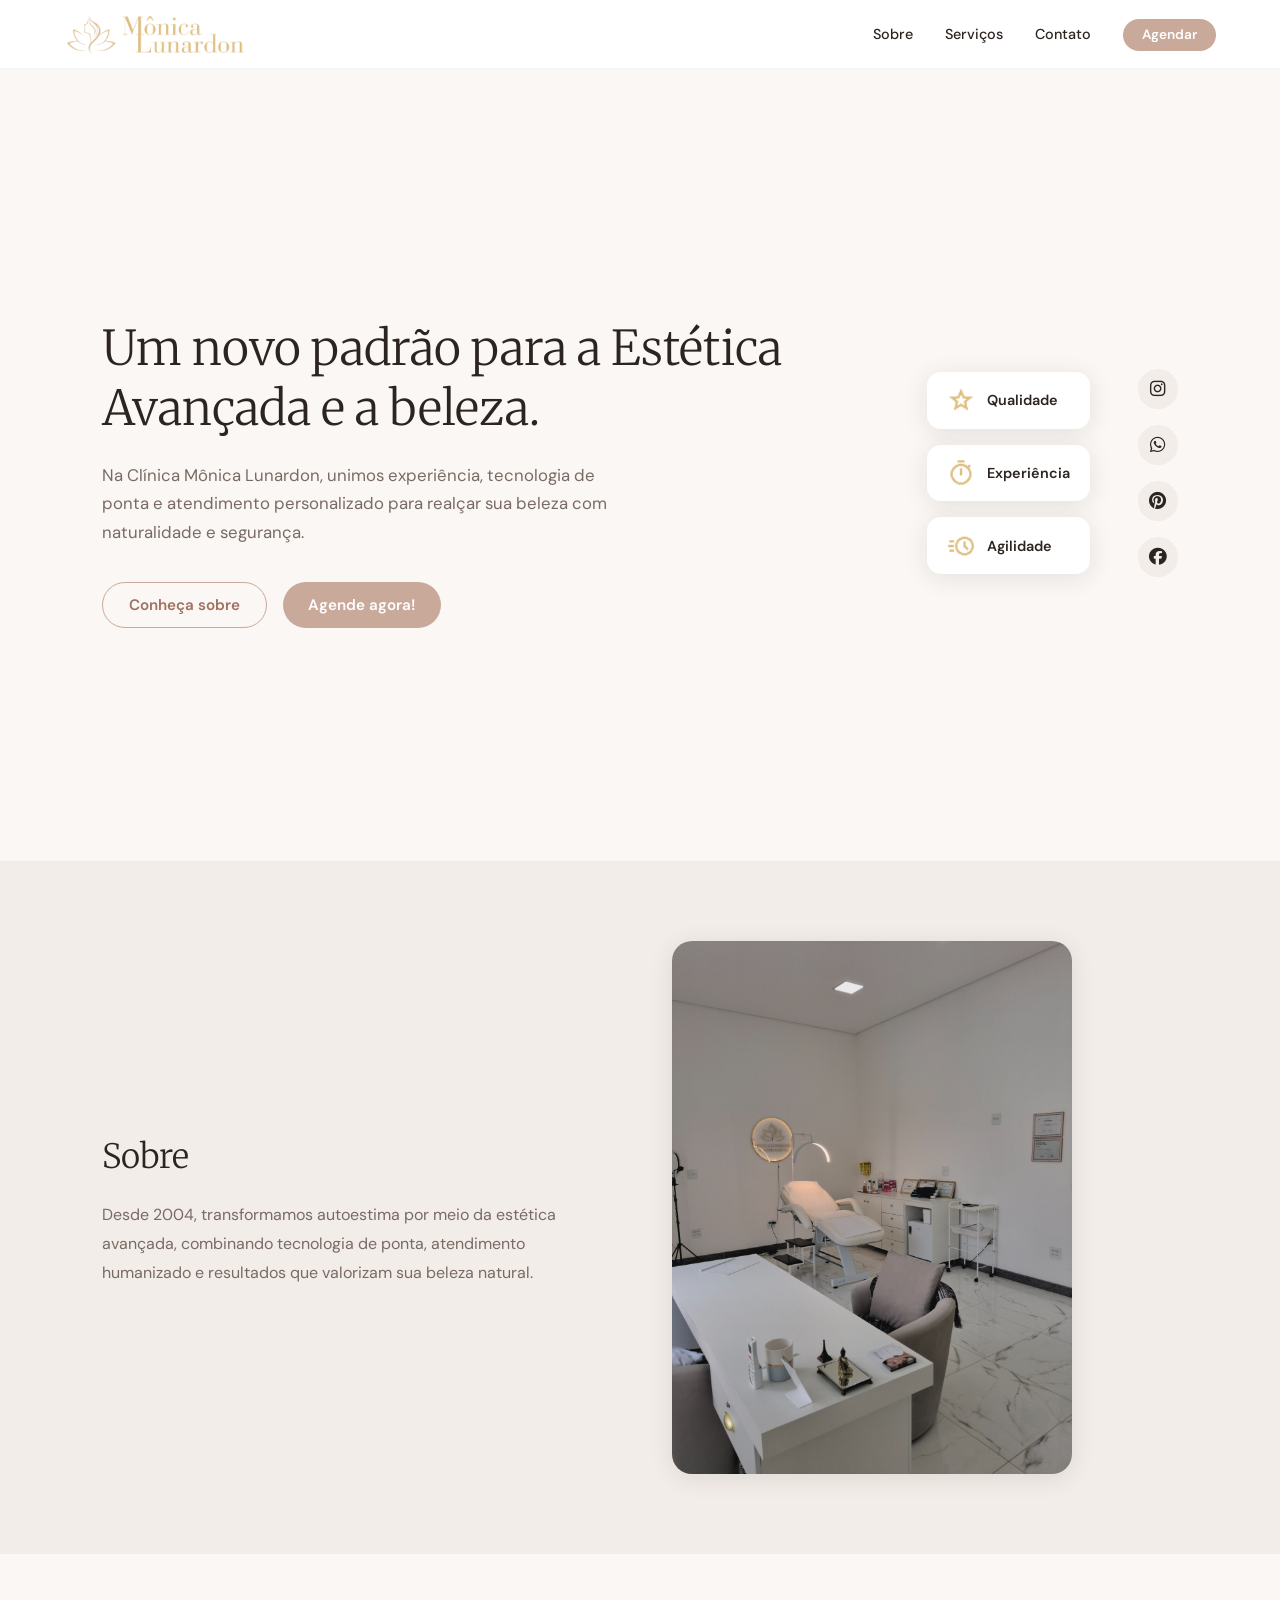
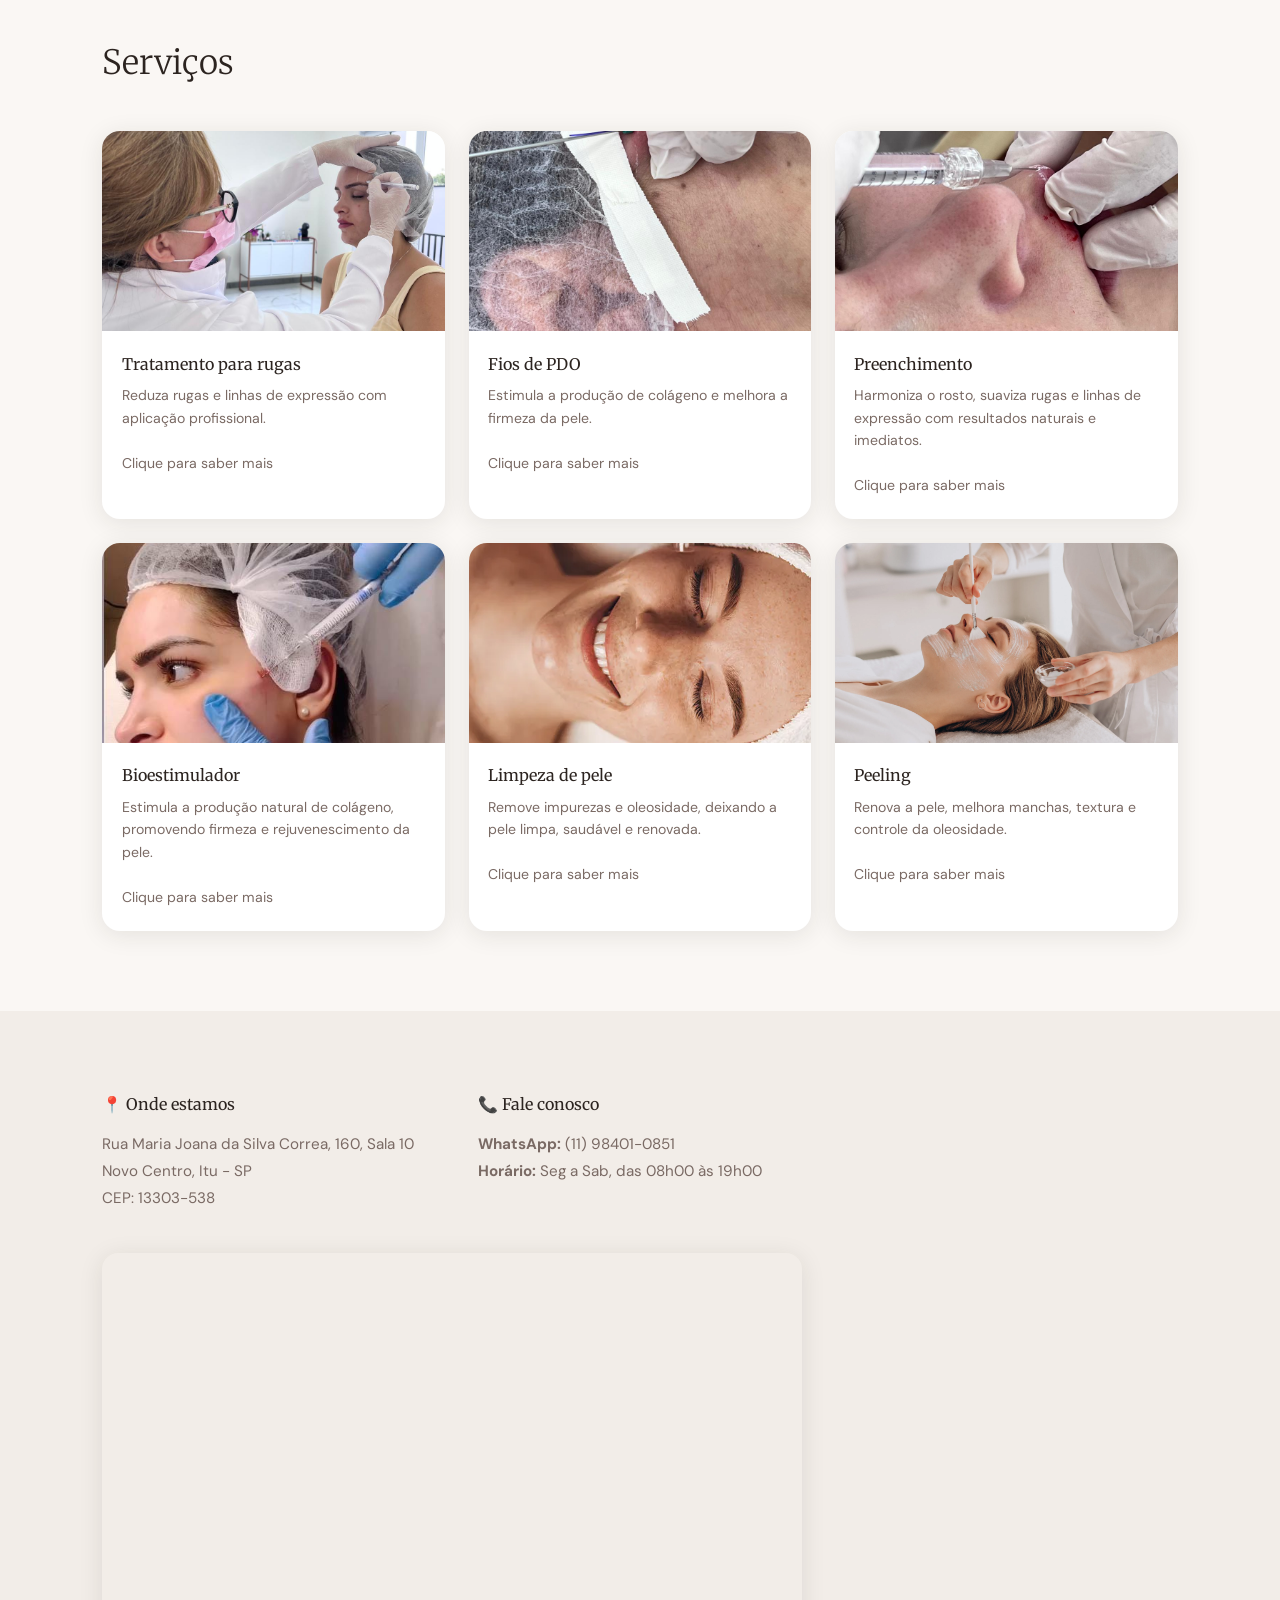
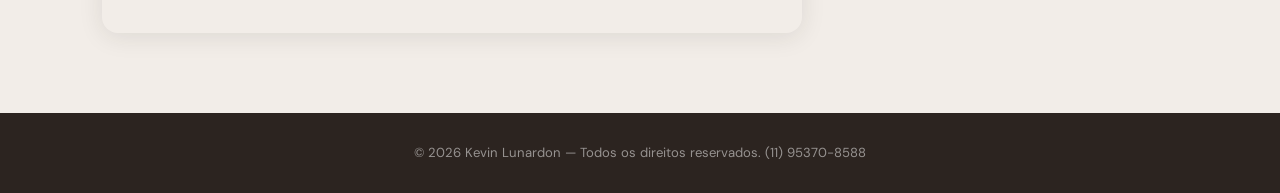
<file: index.html>
<!DOCTYPE html>
<html lang="pt-BR">

<head>
  <meta charset="UTF-8">
  <meta name="viewport" content="width=device-width, initial-scale=1.0">
  <meta http-equiv="X-UA-Compatible" content="IE=edge">
  <meta name="description" content="Realce sua beleza com tratamentos estéticos modernos e seguros. Atendimento personalizado e resultados visíveis desde as primeiras sessões.">
  <meta name="keywords" content="toxina botulinica, estética avançada, preenchimento, itu">
  <meta name="author" content="Mônica Lunardon">
  <link rel="preconnect" href="https://fonts.googleapis.com">
  <link rel="preconnect" href="https://fonts.gstatic.com" crossorigin>
  <link href="https://fonts.googleapis.com/css2?family=DM+Sans:ital,opsz,wght@0,9..40,100..1000;1,9..40,100..1000&family=Merriweather:ital,opsz,wght@0,18..144,300..900;1,18..144,300..900&display=swap" rel="stylesheet">
  <link rel="stylesheet" href="https://cdnjs.cloudflare.com/ajax/libs/font-awesome/6.5.1/css/all.min.css">
  <link rel="icon" type="image/png" href="assets/logo/icon.png">
  <title>Estética avançada | Mônica Lunardon</title>

  <style>
    /* ── RESET ── */
    *, *::before, *::after { box-sizing: border-box; margin: 0; padding: 0; }

    /* ── TOKENS ── */
    :root {
      --cream:   #FAF7F4;
      --warm:    #F2EDE8;
      --rose:    #C9A99A;
      --rose-dk: #A07060;
      --text:    #2C2420;
      --muted:   #7A6A64;
      --white:   #FFFFFF;
      --shadow:  0 4px 24px rgba(44,36,32,0.10);
    }

    html { scroll-behavior: smooth; }

    body {
      font-family: 'DM Sans', sans-serif;
      background: var(--cream);
      color: var(--text);
      line-height: 1.7;
    }

    /* ── HEADER / NAV ── */
    .header {
      position: sticky; top: 0; z-index: 100;
      background: rgba(250,247,244,0.92);
      backdrop-filter: blur(8px);
      border-bottom: 1px solid rgba(201,169,154,0.25);
    }

    .nav-bar {
      display: flex; align-items: center; justify-content: space-between;
      padding: 0 5vw; height: 68px;
    }

    .nav-bar a:first-child img { width: 180px; display: block; }

    .nav-bar .links {
      list-style: none;
      display: flex; align-items: center; gap: 2rem;
    }

    .nav-bar .links li a {
      font-size: 0.9rem; font-weight: 500;
      color: var(--text); text-decoration: none;
      transition: color 0.2s;
    }
    .nav-bar .links li a:hover { color: var(--rose-dk); }

    /* Último item (Agendar) vira botão */
    .nav-bar .links li:last-child a {
      background: var(--rose); color: var(--white);
      padding: 0.45rem 1.2rem; border-radius: 50px;
      font-size: 0.85rem; font-weight: 600;
      transition: background 0.2s;
    }
    .nav-bar .links li:last-child a:hover { background: var(--rose-dk); }

    /* ── HERO ── */
    .hero {
      min-height: 88vh;
      display: grid; grid-template-columns: 1fr auto;
      align-items: center; gap: 3rem;
      padding: 5rem 8vw 4rem;
    }

    #main-hero {
      display: grid; grid-template-columns: 1fr auto;
      align-items: center; gap: 4rem; width: 100%;
    }

    #hero-h1 {
      font-family: 'Merriweather', serif;
      font-size: clamp(2rem, 4vw, 3rem);
      font-weight: 300; line-height: 1.25;
      margin-bottom: 1.4rem;
    }

    #desc {
      border: none;
      font-size: 1.05rem; color: var(--muted);
      max-width: 44ch; margin-bottom: 2.2rem;
      font-style: normal;
    }

    #btns {
      display: flex; gap: 1rem; flex-wrap: wrap;
    }

    #btns button {
      border: none; cursor: pointer; border-radius: 50px;
      font-family: 'DM Sans', sans-serif;
    }

    #con {
      background: transparent;
      border: 1.5px solid var(--rose) !important;
    }
    #con a { color: var(--rose-dk); }
    #con:hover { background: var(--warm); }

    #cta { background: var(--rose); }
    #cta a { color: var(--white); }
    #cta:hover { background: var(--rose-dk); }

    #btns button a {
      display: inline-flex; align-items: center;
      padding: 0.75rem 1.6rem;
      font-size: 0.95rem; font-weight: 600;
      text-decoration: none;
    }
    #btns button a p { margin: 0; }

    /* Cards de qualidade */
    #qual {
      display: flex; flex-direction: column; gap: 1rem;
    }

    #qual .card {
      display: flex; align-items: center; gap: 0.8rem;
      background: var(--white); border-radius: 14px;
      padding: 0.9rem 1.2rem; box-shadow: var(--shadow);
      font-size: 0.9rem; font-weight: 600; color: var(--text);
      min-width: 160px;
    }

    #qual .card img { width: 28px; height: 28px; object-fit: contain; }

    /* Ícones de redes sociais */
    #grid-redes {
      display: flex; flex-direction: column;
      align-items: center; gap: 1rem;
    }

    #grid-redes a {
      width: 40px; height: 40px; border-radius: 50%;
      display: flex; align-items: center; justify-content: center;
      font-size: 1.1rem; text-decoration: none;
      background: var(--warm); color: var(--text);
      transition: background 0.2s, color 0.2s;
    }
    #grid-redes a.instagram:hover { background: #E1306C; color: var(--white); }
    #grid-redes a.whatsapp:hover  { background: #25D366; color: var(--white); }
    #grid-redes a.pinterest:hover { background: #E60023; color: var(--white); }
    #grid-redes a.facebook:hover  { background: #1877F2; color: var(--white); }

    /* ── SOBRE ── */
    #sobre {
      display: grid; grid-template-columns: 1fr 1fr;
      align-items: center; gap: 4rem;
      padding: 5rem 8vw;
      background: var(--warm);
    }

    #div-sobre h4 {
      font-family: 'Merriweather', serif;
      font-size: clamp(1.5rem, 3vw, 2.1rem);
      font-weight: 300; margin-bottom: 1rem;
      color: var(--text);
    }

    #div-sobre p {
      font-size: 1rem; color: var(--muted); line-height: 1.8;
      max-width: 48ch;
    }

    #img-sobre img {
      width: 100%; max-width: 400px;
      border-radius: 20px;
      object-fit: cover;
      box-shadow: var(--shadow);
      display: block;
    }

    /* ── SERVIÇOS ── */
    #serv {
      padding: 5rem 8vw;
    }

    #serv::before {
      content: 'Serviços';
      display: block;
      font-family: 'Merriweather', serif;
      font-size: clamp(1.5rem, 3vw, 2.1rem);
      font-weight: 300; margin-bottom: 2.5rem;
      color: var(--text);
    }

    #tratamentos {
      display: grid;
      grid-template-columns: repeat(auto-fit, minmax(300px, 1fr));
      gap: 1.5rem;
    }

    a.card-trat {
      display: block; text-decoration: none; color: inherit;
      background: var(--white); border-radius: 18px;
      overflow: hidden; box-shadow: var(--shadow);
      transition: transform 0.2s;
      cursor: pointer;
    }
    a.card-trat:hover { transform: translateY(-4px); }

    .card-trat img {
      width: 100%; height: 200px;
      object-fit: cover; display: block;
    }

    .card-trat h6 {
      font-family: 'Merriweather', serif;
      font-size: 1rem; font-weight: 400;
      padding: 1.2rem 1.2rem 0.4rem;
      color: var(--text);
    }

    .card-trat p {
      font-size: 0.88rem; color: var(--muted);
      padding: 0 1.2rem 1.4rem;
      line-height: 1.6;
    }

    /* ── CONTATO ── */
    #cont {
      padding: 5rem 8vw;
      background: var(--warm);
    }

    #cont-div {
      display: flex; gap: 4rem; flex-wrap: wrap;
      margin-bottom: 2.5rem;
    }

    .coluna h6 {
      font-family: 'Merriweather', serif;
      font-size: 1rem; font-weight: 400;
      margin-bottom: 0.8rem; color: var(--text);
    }

    .coluna p {
      font-size: 0.95rem; color: var(--muted);
      line-height: 1.8;
    }

    #cont iframe {
      width: 100%; max-width: 700px;
      height: 380px; border-radius: 16px;
      display: block; box-shadow: var(--shadow);
    }

    /* ── FOOTER ── */
    footer {
      background: var(--text);
      color: rgba(255,255,255,0.5);
      text-align: center;
      padding: 1.8rem;
      font-size: 0.82rem;
    }

    /* ── RESPONSIVO ── */
    @media (max-width: 900px) {
      #main-hero { grid-template-columns: 1fr; gap: 2rem; }
      #qual { flex-direction: row; flex-wrap: wrap; }
      .hero { grid-template-columns: 1fr; gap: 2rem; padding: 4rem 5vw 3rem; min-height: auto; }
      #grid-redes { flex-direction: row; justify-content: flex-start; }
    }

    @media (max-width: 768px) {
      #sobre { grid-template-columns: 1fr; padding: 3.5rem 5vw; }
      #serv  { padding: 3.5rem 5vw; }
      #cont  { padding: 3.5rem 5vw; }
      #cont-div { flex-direction: column; gap: 2rem; }
      .nav-bar .links { gap: 1rem; }
      .nav-bar .links li:not(:last-child) { display: none; }
    }
  </style>
</head>

<body>

  <header class="header">
    <nav class="nav-bar">
      <a href="#"><img src="assets/logo/logo.png" alt="Clínica Mônica Lunardon"></a>
      <ul class="links">
        <li><a href="#sobre">Sobre</a></li>
        <li><a href="#serv">Serviços</a></li>
        <li><a href="#cont">Contato</a></li>
        <li><a href="https://api.whatsapp.com/send?phone=5511984010851">Agendar</a></li>
      </ul>
    </nav>
  </header>

  <main id="main">

    <section class="hero">
      <div id="main-hero">
        <div id="text">
          <h1 id="hero-h1">
            Um novo padrão
            para a Estética Avançada
            e a beleza.
          </h1>
          <blockquote id="desc">
            <p>
              Na Clínica Mônica Lunardon, unimos experiência, tecnologia de ponta e atendimento
              personalizado para realçar sua beleza com naturalidade e segurança.
            </p>
          </blockquote>
          <div id="btns">
            <button id="con">
              <a href="#sobre"><p>Conheça sobre</p></a>
            </button>
            <button id="cta">
              <a href="https://api.whatsapp.com/send?phone=5511984010851"><p>Agende agora!</p></a>
            </button>
          </div>
        </div>
        <div id="qual">
          <div class="card">
            <img src="./assets/img/qua.png" alt="Qualidade">
            <p>Qualidade</p>
          </div>
          <div class="card">
            <img src="./assets/img/exp.png" alt="Experiência">
            <p>Experiência</p>
          </div>
          <div class="card">
            <img src="./assets/img/rap.png" alt="Agilidade">
            <p>Agilidade</p>
          </div>
        </div>
      </div>
      <div id="grid-redes">
        <a href="https://www.instagram.com/monicalunardonestetica" class="instagram" target="_blank" aria-label="Instagram"><i class="fa-brands fa-instagram"></i></a>
        <a href="https://api.whatsapp.com/send?phone=5511984010851" class="whatsapp" target="_blank" aria-label="WhatsApp"><i class="fa-brands fa-whatsapp"></i></a>
        <a href="https://br.pinterest.com/mnicakauffmann/" class="pinterest" target="_blank" aria-label="Pinterest"><i class="fa-brands fa-pinterest"></i></a>
        <a href="https://www.facebook.com/monicalunardonestetica" class="facebook" target="_blank" aria-label="Facebook"><i class="fa-brands fa-facebook"></i></a>
      </div>
    </section>

    <section id="sobre">
      <div id="div-sobre">
        <h4>Sobre</h4>
        <p>Desde 2004, transformamos autoestima por meio da estética avançada, combinando tecnologia de ponta,
          atendimento humanizado e resultados que valorizam sua beleza natural.</p>
      </div>
      <div id="img-sobre">
        <img src="./assets/img/bg2.jpeg" alt="Clínica Mônica Lunardon">
      </div>
    </section>

    <section id="serv">
      <div id="tratamentos">
        <a class="card-trat" href="toxina-botulinica.html">
          <img src="./assets/img/toxinabotulinica.jpeg" alt="Toxina botulínica">
          <h6>Tratamento para rugas</h6>
          <p>Reduza rugas e linhas de expressão com aplicação profissional.</p>
          <p>Clique para saber mais</p>
        </a>
        <a class="card-trat" href="fios-de-pdo.html">
          <img src="./assets/img/fios.jpeg" alt="Fios de PDO">
          <h6>Fios de PDO</h6>
          <p>Estimula a produção de colágeno e melhora a firmeza da pele.</p>
          <p>Clique para saber mais</p>
        </a>
        <a class="card-trat" href="preenchimento.html">
          <img src="./assets/img/preen.jpeg" alt="Preenchimento">
          <h6>Preenchimento</h6>
          <p>Harmoniza o rosto, suaviza rugas e linhas de expressão com resultados naturais e imediatos.</p>
          <p>Clique para saber mais</p>
        </a>
        <a class="card-trat" href="bioestimulador.html">
          <img src="./assets/img/bio.jpeg" alt="Bioestimulador">
          <h6>Bioestimulador</h6>
          <p>Estimula a produção natural de colágeno, promovendo firmeza e rejuvenescimento da pele.</p>
          <p>Clique para saber mais</p>
        </a>
        <a class="card-trat" href="limpeza-de-pele.html">
          <img src="./assets/img/limp.webp" alt="Limpeza de pele">
          <h6>Limpeza de pele</h6>
          <p>Remove impurezas e oleosidade, deixando a pele limpa, saudável e renovada.</p>
          <p>Clique para saber mais</p>
        </a>
        <a class="card-trat" href="peeling.html">
          <img src="./assets/img/peel.webp" alt="Peeling">
          <h6>Peeling</h6>
          <p>Renova a pele, melhora manchas, textura e controle da oleosidade.</p>
          <p>Clique para saber mais</p>
        </a>
      </div>
    </section>

    <section id="cont">
      <div id="cont-div">
        <div class="coluna">
          <h6>📍 Onde estamos</h6>
          <p>Rua Maria Joana da Silva Correa, 160, Sala 10<br>
            Novo Centro, Itu - SP<br>
            CEP: 13303-538</p>
        </div>
        <div class="coluna">
          <h6>📞 Fale conosco</h6>
          <p><strong>WhatsApp:</strong> (11) 98401-0851</p>
          <p><strong>Horário:</strong> Seg a Sab, das 08h00 às 19h00</p>
        </div>
      </div>
      <iframe
        src="https://www.google.com/maps/embed?pb=!1m18!1m12!1m3!1d916.2742542231376!2d-47.28611677146437!3d-23.275924266726047!2m3!1f0!2f0!3f0!3m2!1i1024!2i768!4f13.1!3m3!1m2!1s0x94cf454efa77eb7b%3A0xcf532edc05ad40ec!2sDra.%20M%C3%B4nica%20Lunardon%20%7C%20Harmoniza%C3%A7%C3%A3o%20Facial%20%7C%20Est%C3%A9tica%20Avan%C3%A7ada%20em%20Itu!5e0!3m2!1spt-BR!2sbr!4v1773272248788!5m2!1spt-BR!2sbr"
        width="600" height="450" style="border:0;" allowfullscreen="" loading="lazy"
        referrerpolicy="no-referrer-when-downgrade"></iframe>
    </section>

  </main>

  <footer>
    <p>© 2026 Kevin Lunardon — Todos os direitos reservados. (11) 95370-8588</p>
  </footer>

  <script src="script.js"></script>
</body>
</html>
</file>
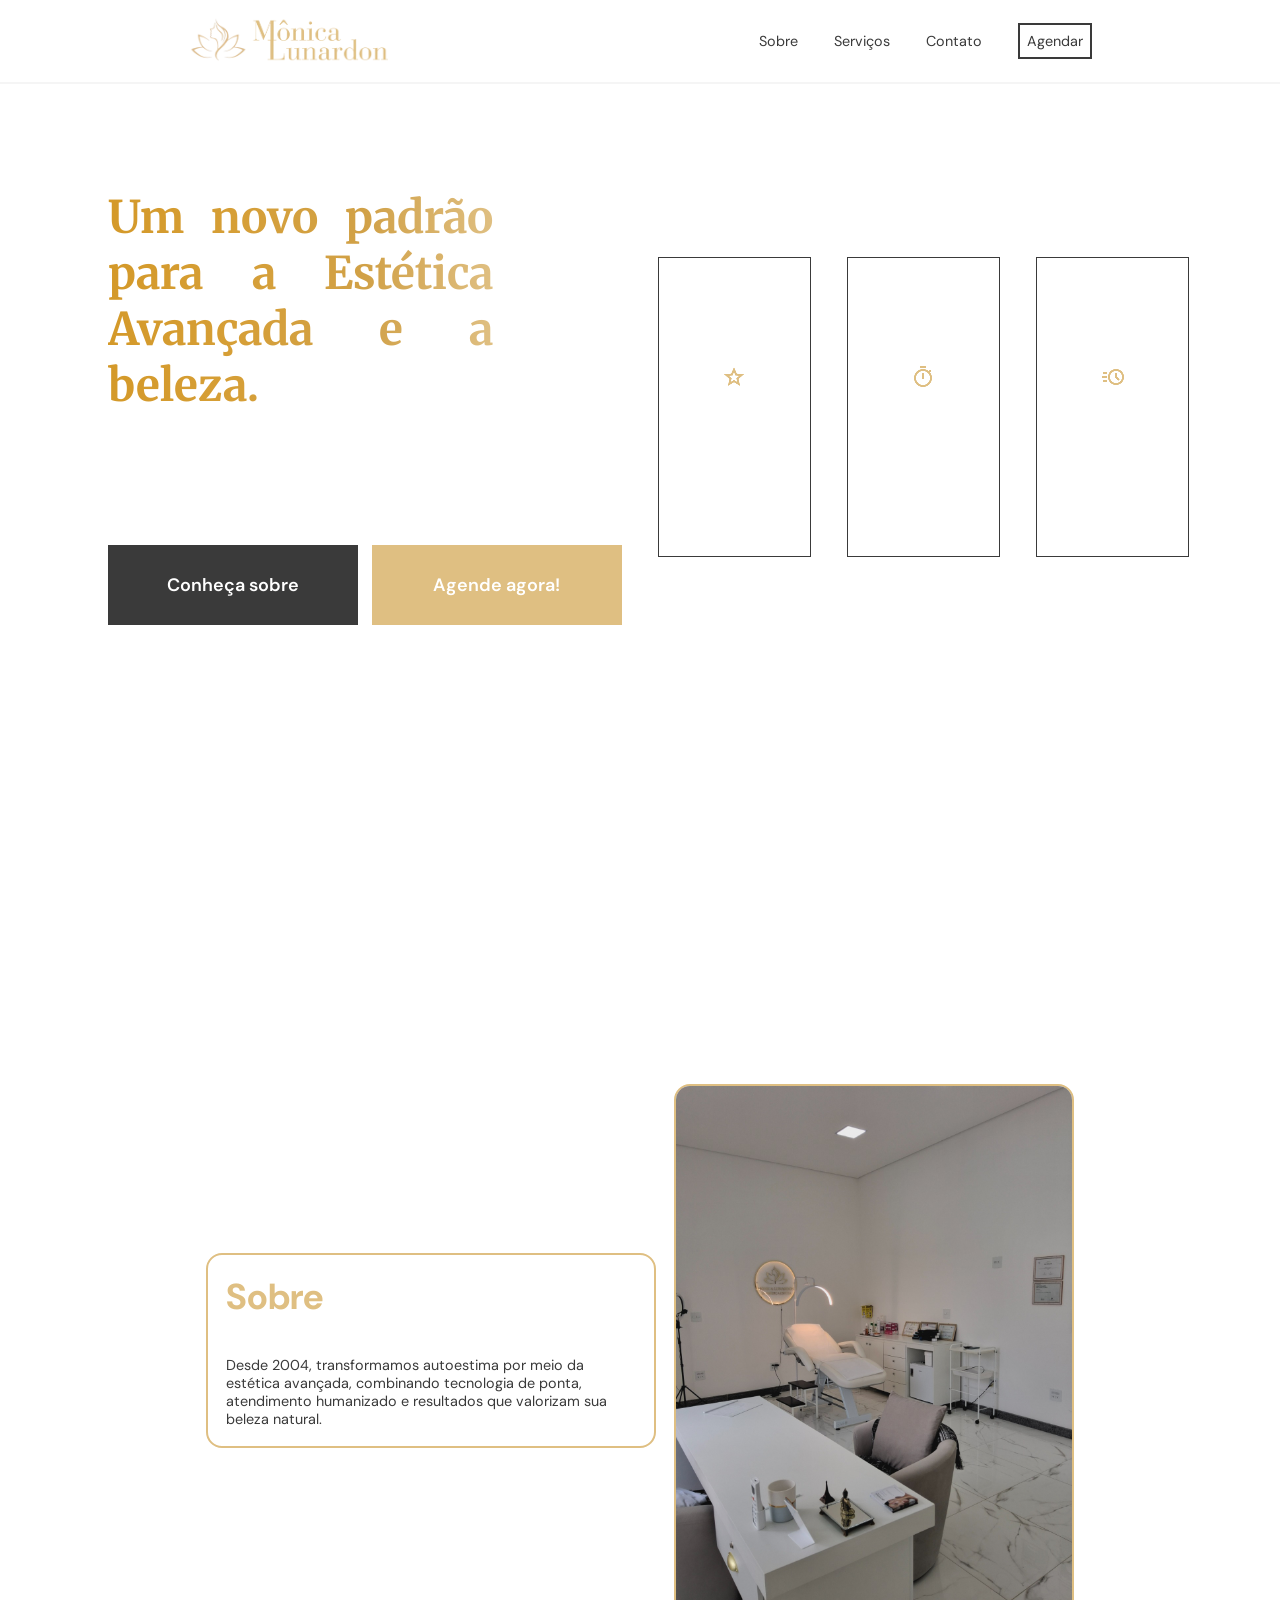
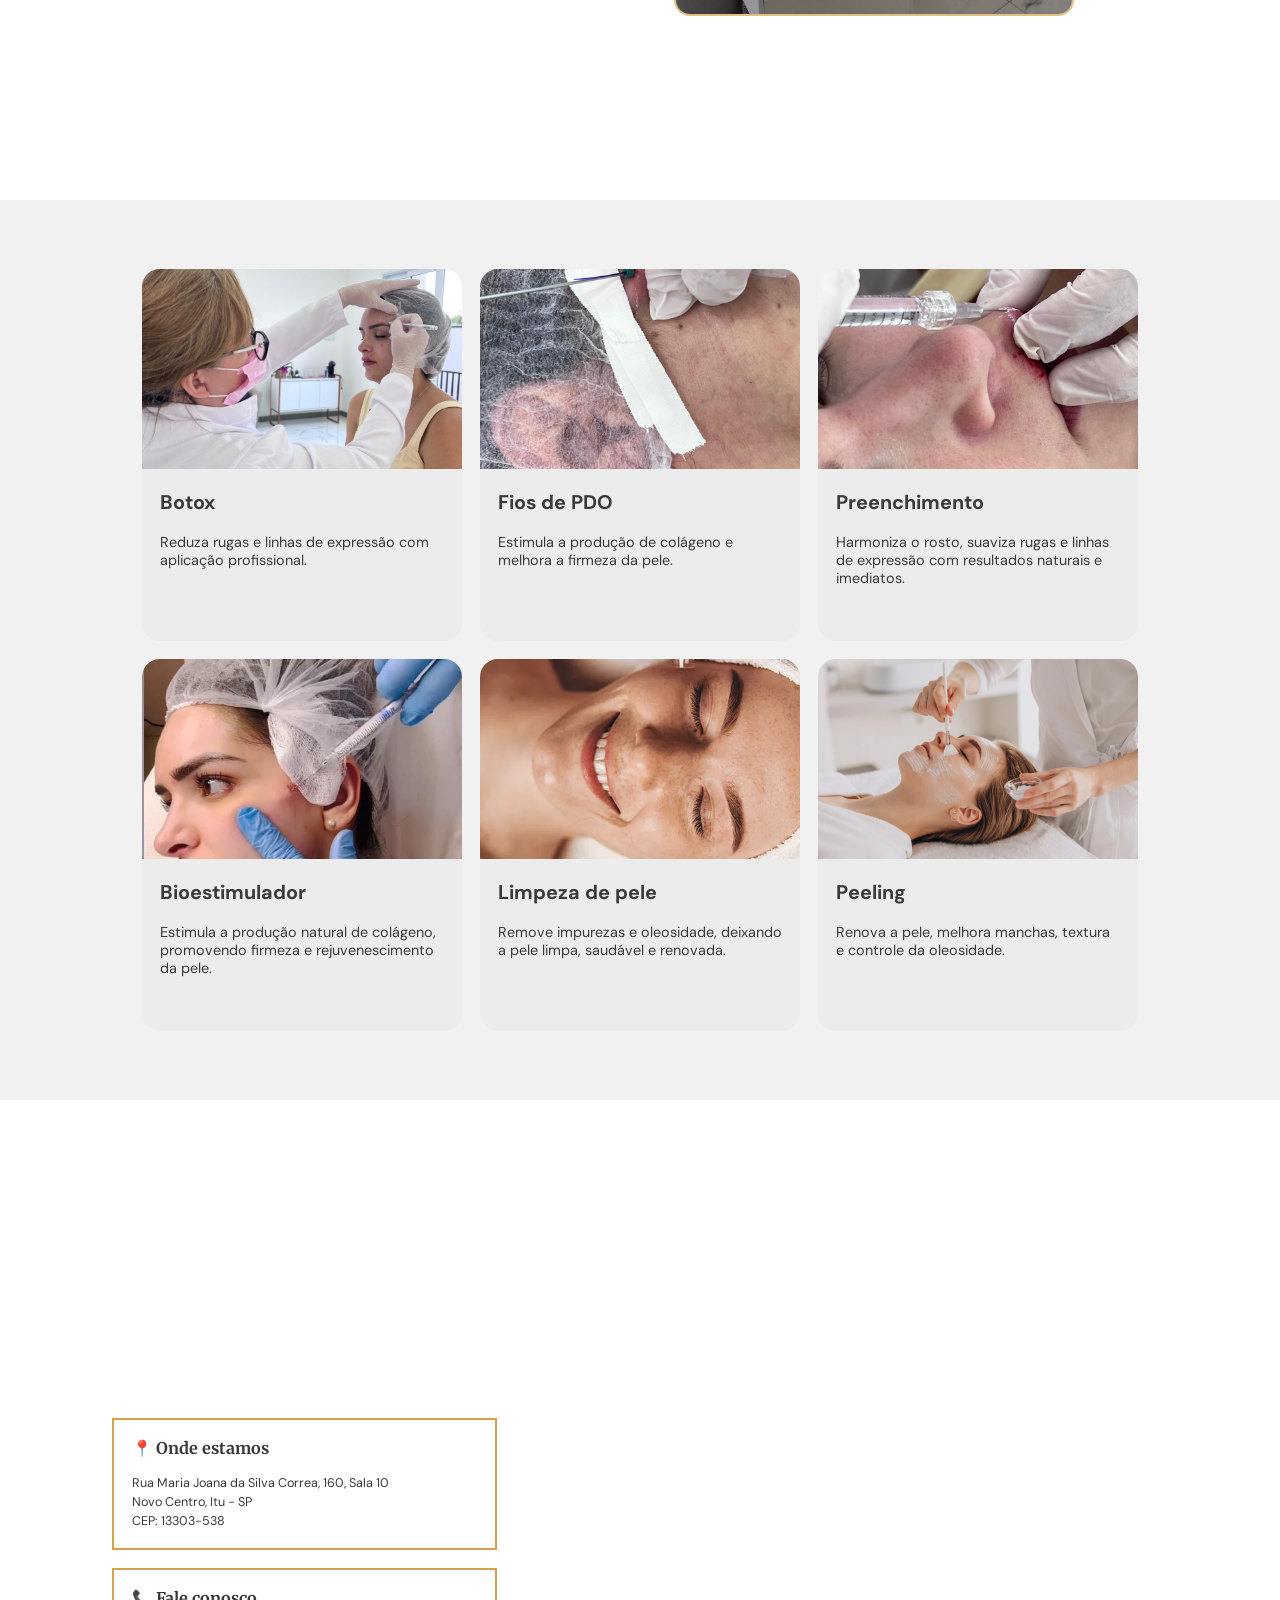
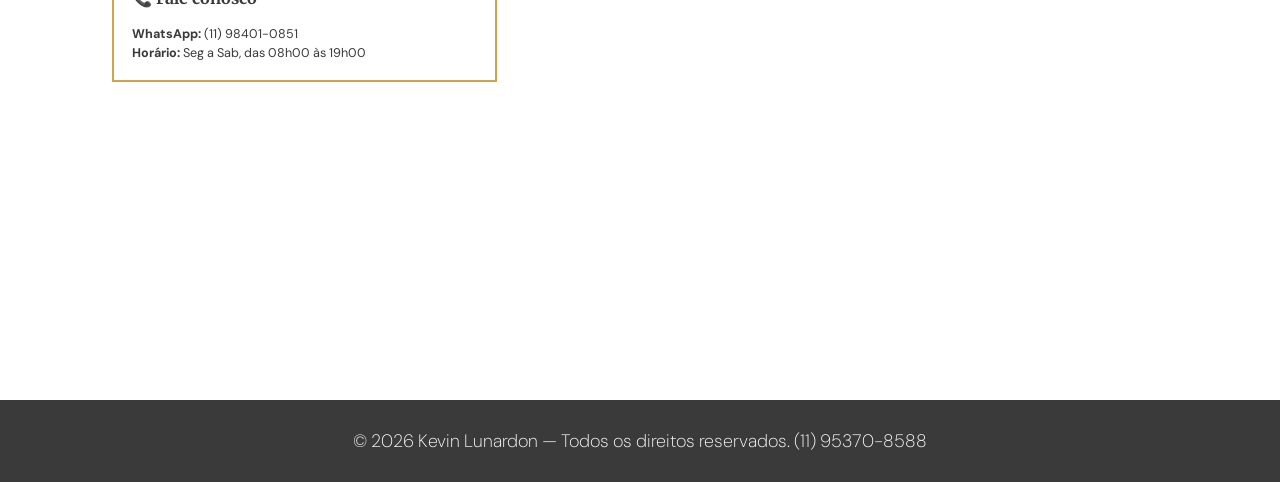
<file: Projeto/index.html>
<!DOCTYPE html>
<html lang="pt-BR">

<head>
    <meta charset="UTF-8">
    <meta name="viewport" content="width=device-width, initial-scale=1.0">
    <meta http-equiv="X-UA-Compatible" content="IE=edge">
    <meta name="description"
        content="Realce sua beleza com tratamentos estéticos modernos e seguros. Atendimento personalizado e resultados visíveis desde as primeiras sessões.">
    <meta name="keywords" content="botox, estética avançada, preenchimento, itu">
    <meta name="author" content="Mônica Lunardon">
    <link rel="stylesheet" href="assets/css/color.css">
    <link rel="stylesheet" href="assets/css/fonts.css">
    <link rel="stylesheet" href="assets/css/interaction.css">
    <link rel="preconnect" href="https://fonts.googleapis.com">
    <link rel="preconnect" href="https://fonts.gstatic.com" crossorigin>
    <link
        href="https://fonts.googleapis.com/css2?family=DM+Sans:ital,opsz,wght@0,9..40,100..1000;1,9..40,100..1000&family=Merriweather:ital,opsz,wght@0,18..144,300..900;1,18..144,300..900&display=swap"
        rel="stylesheet">
    <link rel="stylesheet" href="https://cdnjs.cloudflare.com/ajax/libs/font-awesome/6.5.1/css/all.min.css">
    <link rel="icon" type="image/x-icon" href="assets/logo/icon.png">
    <title>Estética avançada | Mônica Lunardon</title>
</head>

<body>
    <header class="header">
        <nav class="nav-bar">
            <a href="#"><img src="assets/logo/logo.png" width="250px"></a>
            <ul class="links">
                <li><a href="#sobre">Sobre</a></li>
                <li><a href="#serv">Serviços</a></li>
                <li><a href="#cont">Contato</a></li>
                <li><a href="https://api.whatsapp.com/send?phone=5511984010851">Agendar</a></li>
            </ul>
        </nav>
    </header>

    <main id="main">
        <section class="hero">
            <div id="main-hero">
                <div id="text">
                    <h1 id="hero-h1">
                        Um novo padrão
                        para a Estética Avançada
                        e a beleza.
                    </h1>
                    <blockquote id="desc">
                        <p>
                            Na Clínica Mônica Lunardon, unimos experiência, tecnologia de ponta e atendimento
                            personalizado
                            para realçar sua beleza com naturalidade e segurança.
                        </p>
                    </blockquote>
                    <div id="btns">
                        <button id="con">
                            <a href="#sobre"><p>Conheça sobre</p></a>
                        </button>
                        <button id="cta">
                            <a href="https://api.whatsapp.com/send?phone=5511984010851"><p>Agende agora!</p></a>
                        </button>
                    </div>
                </div>
                <div id="qual">
                    <div class="card">
                        <img src="./assets/img/qua.png">
                        <p>Qualidade</p>
                    </div>
                    <div class="card">
                        <img src="./assets/img/exp.png">
                        <p>Experiência</p>
                    </div>
                    <div class="card">
                        <img src="./assets/img/rap.png">
                        <p>Agilidade</p>
                    </div>
                </div>
            </div>
            <div id="grid-redes">
                <a href="https://www.instagram.com/monicalunardonestetica" class="instagram" target="_self"><i
                        class="fa-brands fa-instagram"></i></a>
                <a href="https://api.whatsapp.com/send?phone=5511984010851" class="whatsapp" target="_self"><i
                        class="fa-brands fa-whatsapp"></i></a>
                <a href="https://br.pinterest.com/mnicakauffmann/" class="pinterest" target="_self"><i
                        class="fa-brands fa-pinterest"></i></a>
                <a href="https://www.facebook.com/monicalunardonestetica" class="facebook" target="_self"><i
                        class="fa-brands fa-facebook"></i></a>
            </div>
        </section>
        <section id="sobre">
            <div id="div-sobre">
                <h4>Sobre</h4>
                <p>Desde 2004, transformamos autoestima por meio da estética avançada, combinando tecnologia de ponta,
                    atendimento humanizado e resultados que valorizam sua beleza natural.</p>
            </div>
            <div id="img-sobre">
                <img src="./assets/img/bg2.jpeg" width="400px">
            </div>
        </section>
        <section id="serv">
            <div id="tratamentos">
                <div class="card-trat" data-target="dialog-botox">
                    <img src="./assets/img/botox.jpeg">
                    <h6>Botox</h6>
                    <p>Reduza rugas e linhas de expressão com aplicação profissional.</p>
                </div>
                <div class="card-trat" data-target="dialog-fios">
                    <img src="./assets/img/fios.jpeg">
                    <h6>Fios de PDO</h6>
                    <p>Estimula a produção de colágeno e melhora a firmeza da pele.</p>
                </div>
                <div class="card-trat" data-target="dialog-preenchimento">
                    <img src="./assets/img/preen.jpeg">
                    <h6>Preenchimento</h6>
                    <p>Harmoniza o rosto, suaviza rugas e linhas de expressão com resultados naturais e imediatos.</p>
                </div>
                <div class="card-trat" data-target="dialog-bioestimulador">
                    <img src="./assets/img/bio.jpeg">
                    <h6>Bioestimulador</h6>
                    <p>Estimula a produção natural de colágeno, promovendo firmeza e rejuvenescimento da pele.</p>
                </div>
                <div class="card-trat" data-target="dialog-limpeza">
                    <img src="./assets/img/limp.webp">
                    <h6>Limpeza de pele</h6>
                    <p>Remove impurezas e oleosidade, deixando a pele limpa, saudável e renovada.</p>
                </div>
                <div class="card-trat" data-target="dialog-peeling">
                    <img src="./assets/img/peel.webp">
                    <h6>Peeling</h6>
                    <p>Renova a pele, melhora manchas, textura e controle da oleosidade.</p>
                </div>
            </div>
        </section>
        <section id="cont">
            <div id="cont-div">
                <div class="coluna">
                    <h6>📍 Onde estamos</h6>
                    <p>Rua Maria Joana da Silva Correa, 160, Sala 10<br>
                        Novo Centro, Itu - SP<br>
                        CEP: 13303-538</p>
                </div>

                <div class="coluna">
                    <h6>📞 Fale conosco</h6>
                    <p><strong>WhatsApp:</strong> (11) 98401-0851</p>
                    <p><strong>Horário:</strong> Seg a Sab, das 08h00 às 19h00</p>
                </div>
            </div>
            <iframe
                src="https://www.google.com/maps/embed?pb=!1m18!1m12!1m3!1d916.2742542231376!2d-47.28611677146437!3d-23.275924266726047!2m3!1f0!2f0!3f0!3m2!1i1024!2i768!4f13.1!3m3!1m2!1s0x94cf454efa77eb7b%3A0xcf532edc05ad40ec!2sDra.%20M%C3%B4nica%20Lunardon%20%7C%20Harmoniza%C3%A7%C3%A3o%20Facial%20%7C%20Est%C3%A9tica%20Avan%C3%A7ada%20em%20Itu!5e0!3m2!1spt-BR!2sbr!4v1773272248788!5m2!1spt-BR!2sbr"
                width="600" height="450" style="border:0;" allowfullscreen="" loading="lazy"
                referrerpolicy="no-referrer-when-downgrade"></iframe>
        </section>
    </main>

    <footer>
        <p>
            © 2026 Kevin Lunardon — Todos os direitos reservados. (11) 95370-8588
        </p>
    </footer>
    <script src="script.js"></script>
</body>

</html>
</file>
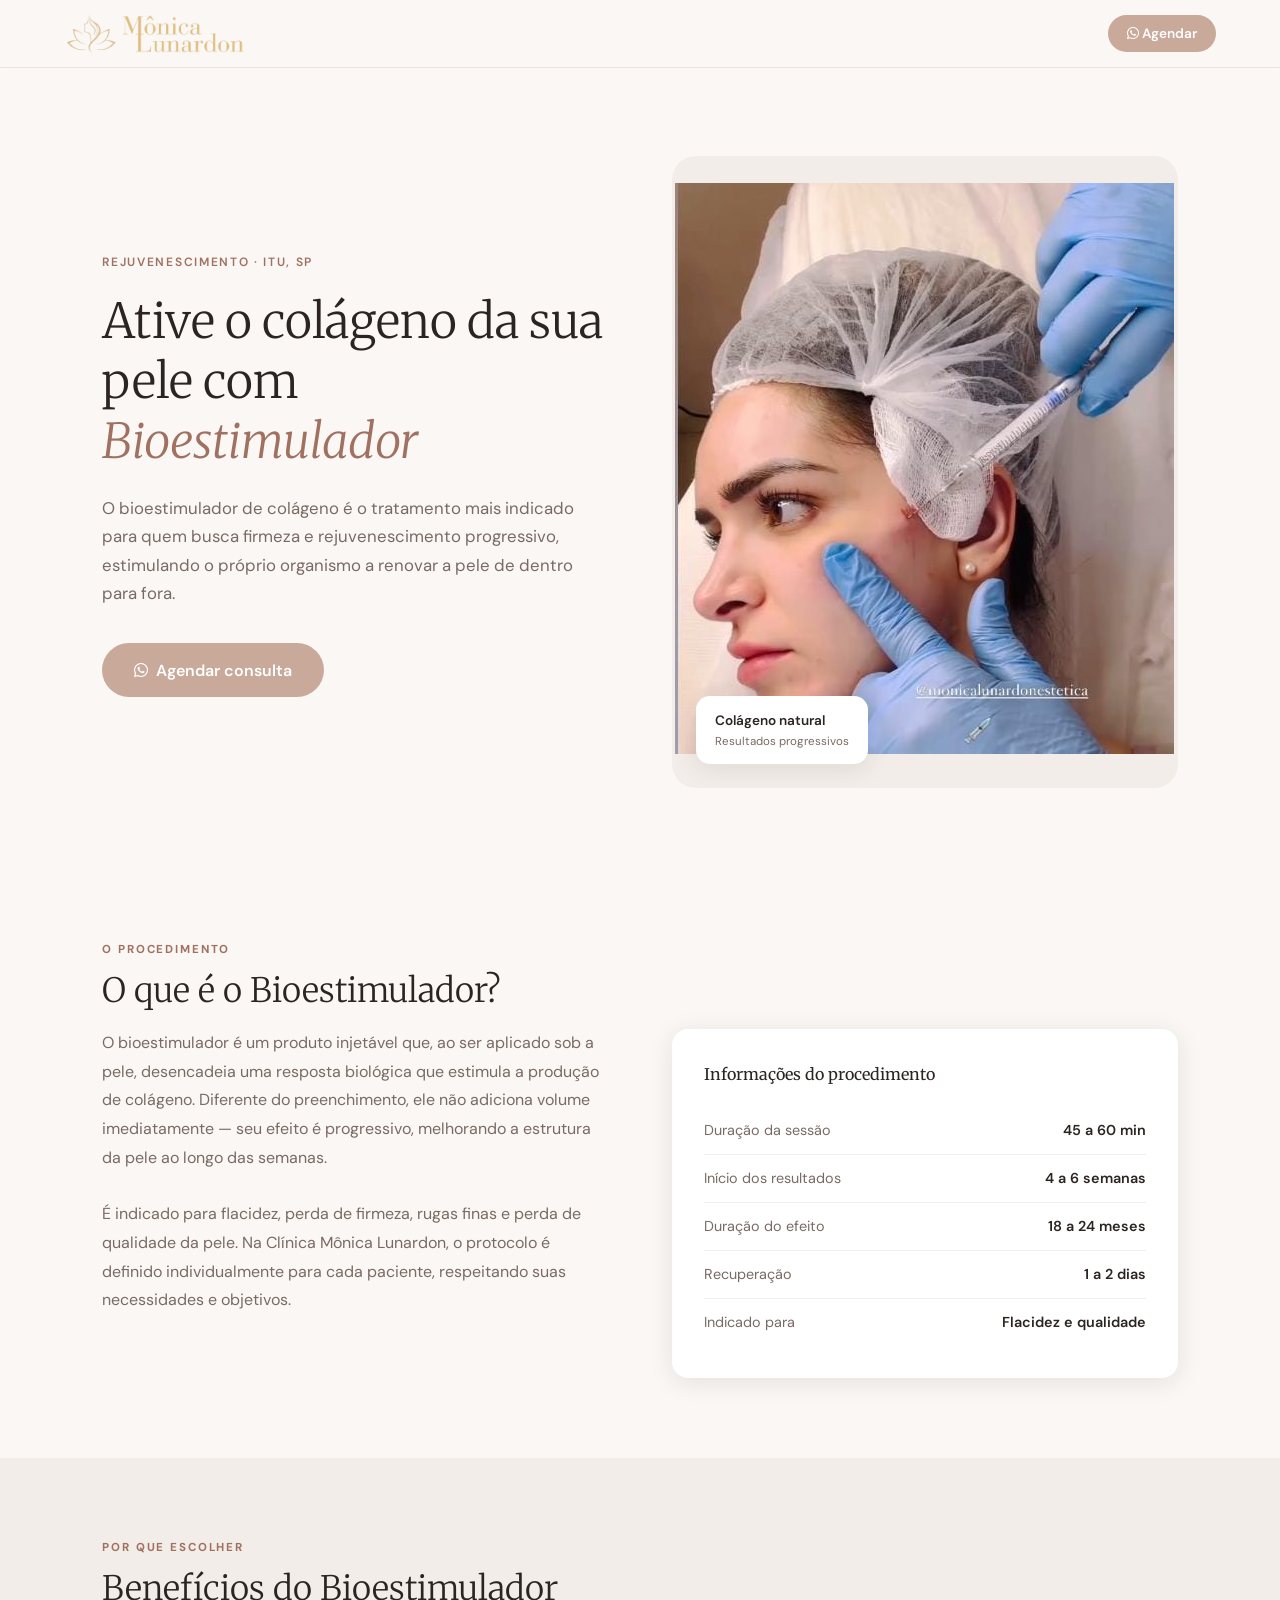
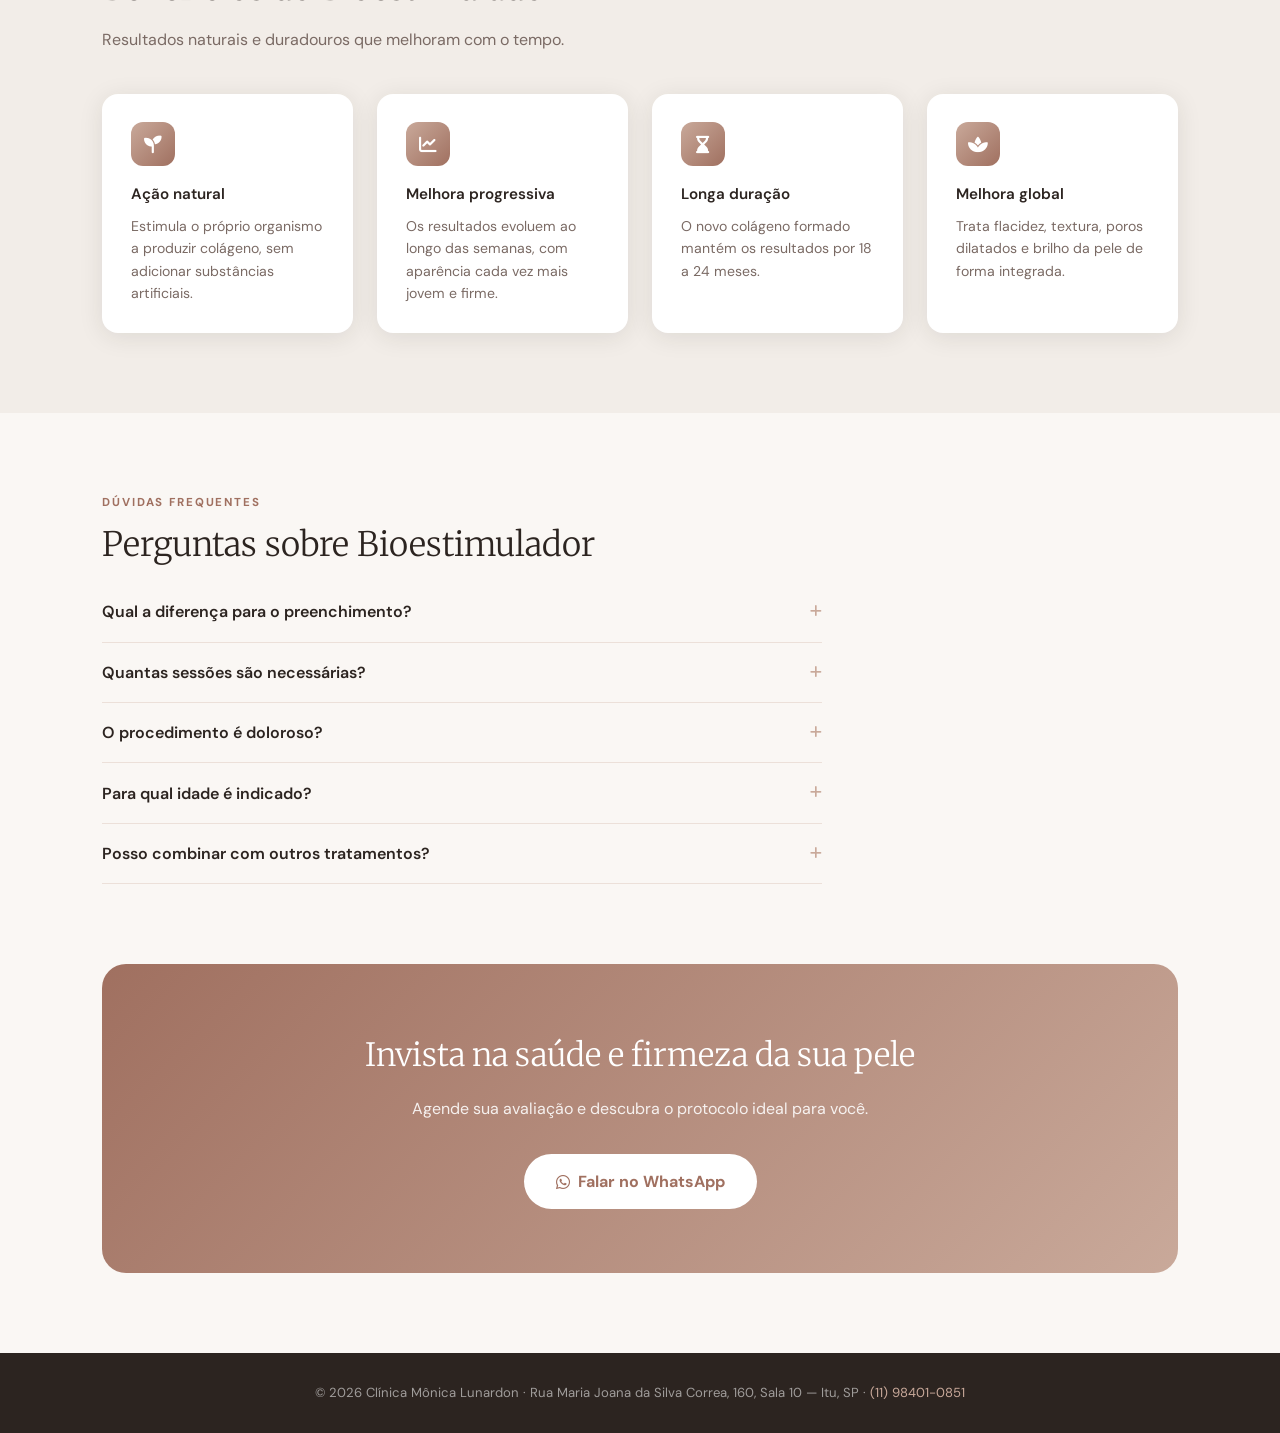
<file: bioestimulador.html>
<!DOCTYPE html>
<html lang="pt-BR">
<head>
  <meta charset="UTF-8">
  <meta name="viewport" content="width=device-width, initial-scale=1.0">
  <meta name="description" content="Bioestimulador de colágeno em Itu - SP. Firmeza e rejuvenescimento progressivo com estimulação natural. Clínica Mônica Lunardon.">
  <title>Bioestimulador em Itu | Clínica Mônica Lunardon</title>
  <link rel="preconnect" href="https://fonts.googleapis.com">
  <link rel="preconnect" href="https://fonts.gstatic.com" crossorigin>
  <link href="https://fonts.googleapis.com/css2?family=DM+Sans:ital,opsz,wght@0,9..40,100..1000;1,9..40,100..1000&family=Merriweather:ital,opsz,wght@0,18..144,300..900;1,18..144,300..900&display=swap" rel="stylesheet">
  <link rel="stylesheet" href="https://cdnjs.cloudflare.com/ajax/libs/font-awesome/6.5.1/css/all.min.css">
  <link rel="icon" type="image/png" href="assets/logo/icon.png">
  <style>
    *, *::before, *::after { box-sizing: border-box; margin: 0; padding: 0; }
    :root {
      --cream: #FAF7F4; --warm: #F2EDE8; --rose: #C9A99A; --rose-dk: #A07060;
      --text: #2C2420; --muted: #7A6A64; --white: #FFFFFF;
      --shadow: 0 4px 24px rgba(44,36,32,0.10);
    }
    html { scroll-behavior: smooth; }
    body { font-family: 'DM Sans', sans-serif; background: var(--cream); color: var(--text); line-height: 1.7; }
    nav { position: sticky; top: 0; z-index: 100; background: rgba(250,247,244,0.92); backdrop-filter: blur(8px); padding: 0 5vw; display: flex; align-items: center; justify-content: space-between; height: 68px; border-bottom: 1px solid rgba(201,169,154,0.25); }
    nav .brand { font-family: 'Merriweather', serif; font-size: 1rem; font-weight: 300; letter-spacing: 0.04em; color: var(--text); text-decoration: none; }
    nav .cta-nav { background: var(--rose); color: var(--white); padding: 0.45rem 1.2rem; border-radius: 50px; font-size: 0.85rem; font-weight: 600; text-decoration: none; transition: background 0.2s; }
    nav .cta-nav:hover { background: var(--rose-dk); }
    .hero { min-height: 88vh; display: grid; grid-template-columns: 1fr 1fr; align-items: center; gap: 4rem; padding: 6rem 8vw 4rem; }
    .hero-eyebrow { display: inline-block; font-size: 0.75rem; font-weight: 600; letter-spacing: 0.14em; text-transform: uppercase; color: var(--rose-dk); margin-bottom: 1.2rem; }
    .hero h1 { font-family: 'Merriweather', serif; font-size: clamp(2rem, 4vw, 3rem); font-weight: 300; line-height: 1.25; margin-bottom: 1.4rem; }
    .hero h1 em { font-style: italic; color: var(--rose-dk); }
    .hero p { font-size: 1.05rem; color: var(--muted); max-width: 42ch; margin-bottom: 2.2rem; }
    .btn-primary { display: inline-flex; align-items: center; gap: 0.5rem; background: var(--rose); color: var(--white); padding: 0.85rem 2rem; border-radius: 50px; font-size: 1rem; font-weight: 600; text-decoration: none; transition: background 0.2s, transform 0.15s; }
    .btn-primary:hover { background: var(--rose-dk); transform: translateY(-1px); }
    .hero-visual { background: var(--warm); border-radius: 24px; aspect-ratio: 4/5; display: flex; align-items: center; justify-content: center; overflow: hidden; position: relative; }
    .hero-badge { position: absolute; bottom: 1.5rem; left: 1.5rem; background: var(--white); border-radius: 14px; padding: 0.8rem 1.2rem; box-shadow: var(--shadow); font-size: 0.85rem; font-weight: 600; color: var(--text); }
    .hero-badge span { display: block; font-size: 0.72rem; font-weight: 400; color: var(--muted); }
    section { padding: 5rem 8vw; }
    section:nth-child(even) { background: var(--warm); }
    .section-label { font-size: 0.72rem; font-weight: 700; letter-spacing: 0.16em; text-transform: uppercase; color: var(--rose-dk); margin-bottom: 0.6rem; }
    .section-title { font-family: 'Merriweather', serif; font-size: clamp(1.5rem, 3vw, 2.1rem); font-weight: 300; line-height: 1.3; margin-bottom: 1rem; }
    .section-sub { color: var(--muted); max-width: 56ch; margin-bottom: 2.5rem; font-size: 1rem; }
    .desc-grid { display: grid; grid-template-columns: 1fr 1fr; gap: 4rem; align-items: start; }
    .desc-grid p { color: var(--muted); font-size: 1rem; line-height: 1.8; }
    .desc-detail { background: var(--white); border-radius: 16px; padding: 2rem; box-shadow: var(--shadow); }
    .desc-detail h3 { font-family: 'Merriweather', serif; font-size: 1rem; font-weight: 400; margin-bottom: 1.2rem; color: var(--text); }
    .detail-row { display: flex; justify-content: space-between; padding: 0.7rem 0; border-bottom: 1px solid var(--warm); font-size: 0.9rem; }
    .detail-row:last-child { border-bottom: none; }
    .detail-row .label { color: var(--muted); }
    .detail-row .value { font-weight: 600; color: var(--text); }
    .benefits-grid { display: grid; grid-template-columns: repeat(auto-fit, minmax(220px, 1fr)); gap: 1.5rem; }
    .benefit-card { background: var(--white); border-radius: 16px; padding: 1.8rem; box-shadow: var(--shadow); transition: transform 0.2s; }
    .benefit-card:hover { transform: translateY(-3px); }
    .benefit-icon { width: 44px; height: 44px; border-radius: 12px; background: linear-gradient(135deg, var(--rose), var(--rose-dk)); display: flex; align-items: center; justify-content: center; margin-bottom: 1rem; font-size: 1.1rem; color: var(--white); }
    .benefit-card h4 { font-size: 0.95rem; font-weight: 600; margin-bottom: 0.4rem; }
    .benefit-card p { font-size: 0.88rem; color: var(--muted); line-height: 1.6; }
    .faq-list { max-width: 720px; }
    .faq-item { border-bottom: 1px solid rgba(201,169,154,0.3); padding: 1.2rem 0; }
    .faq-question { width: 100%; background: none; border: none; cursor: pointer; display: flex; justify-content: space-between; align-items: center; font-family: 'DM Sans', sans-serif; font-size: 1rem; font-weight: 600; color: var(--text); text-align: left; padding: 0; }
    .faq-question i { color: var(--rose); font-size: 0.85rem; transition: transform 0.2s; }
    .faq-question.open i { transform: rotate(45deg); }
    .faq-answer { max-height: 0; overflow: hidden; transition: max-height 0.3s ease; font-size: 0.95rem; color: var(--muted); line-height: 1.7; }
    .faq-answer.open { max-height: 300px; padding-top: 0.8rem; }
    .cta-section { background: linear-gradient(135deg, var(--rose-dk), var(--rose)); color: var(--white); text-align: center; border-radius: 24px; padding: 4rem 2rem; margin: 0 8vw 5rem; }
    .cta-section h2 { font-family: 'Merriweather', serif; font-size: clamp(1.5rem, 3vw, 2rem); font-weight: 300; margin-bottom: 0.8rem; }
    .cta-section p { opacity: 0.88; margin-bottom: 2rem; font-size: 1rem; }
    .btn-white { display: inline-flex; align-items: center; gap: 0.5rem; background: var(--white); color: var(--rose-dk); padding: 0.85rem 2rem; border-radius: 50px; font-size: 1rem; font-weight: 700; text-decoration: none; transition: transform 0.15s; }
    .btn-white:hover { transform: translateY(-2px); }
    footer { background: var(--text); color: rgba(255,255,255,0.55); text-align: center; padding: 1.8rem; font-size: 0.82rem; }
    footer a { color: var(--rose); text-decoration: none; }
    nav a:first-child img { width: 180px; display: block; }
    @media (max-width: 768px) {
      .hero { grid-template-columns: 1fr; padding: 4rem 5vw 3rem; gap: 2.5rem; min-height: auto; }
      .hero-visual { aspect-ratio: 16/9; }
      .desc-grid { grid-template-columns: 1fr; gap: 2rem; }
      section { padding: 3.5rem 5vw; }
      .cta-section { margin: 0 5vw 3.5rem; }
    }
  </style>
</head>
<body>
<nav>
  <a href="index.html"><img src="assets/logo/logo.png" alt="Clínica Mônica Lunardon"></a>
  <a href="https://api.whatsapp.com/send?phone=5511984010851" class="cta-nav" target="_blank"><i class="fa-brands fa-whatsapp"></i> Agendar</a>
</nav>

<section class="hero" style="background: var(--cream); padding-top: 5rem;">
  <div>
    <span class="hero-eyebrow">Rejuvenescimento · Itu, SP</span>
    <h1>Ative o colágeno da sua pele com <em>Bioestimulador</em></h1>
    <p>O bioestimulador de colágeno é o tratamento mais indicado para quem busca firmeza e rejuvenescimento progressivo, estimulando o próprio organismo a renovar a pele de dentro para fora.</p>
    <a href="https://api.whatsapp.com/send?phone=5511984010851&text=Olá! Gostaria de agendar uma consulta para Bioestimulador." class="btn-primary" target="_blank"><i class="fa-brands fa-whatsapp"></i> Agendar consulta</a>
  </div>
  <div class="hero-visual">
    <div style="text-align:center; color: var(--muted); font-size: 0.9rem; padding: 2rem;"><img src="assets/img/bio.jpeg"></div>
    <div class="hero-badge">Colágeno natural<span>Resultados progressivos</span></div>
  </div>
</section>

<section>
  <div class="section-label">O procedimento</div>
  <h2 class="section-title">O que é o Bioestimulador?</h2>
  <div class="desc-grid">
    <div>
      <p>O bioestimulador é um produto injetável que, ao ser aplicado sob a pele, desencadeia uma resposta biológica que estimula a produção de colágeno. Diferente do preenchimento, ele não adiciona volume imediatamente — seu efeito é progressivo, melhorando a estrutura da pele ao longo das semanas.</p>
      <br>
      <p>É indicado para flacidez, perda de firmeza, rugas finas e perda de qualidade da pele. Na Clínica Mônica Lunardon, o protocolo é definido individualmente para cada paciente, respeitando suas necessidades e objetivos.</p>
    </div>
    <div class="desc-detail">
      <h3>Informações do procedimento</h3>
      <div class="detail-row"><span class="label">Duração da sessão</span><span class="value">45 a 60 min</span></div>
      <div class="detail-row"><span class="label">Início dos resultados</span><span class="value">4 a 6 semanas</span></div>
      <div class="detail-row"><span class="label">Duração do efeito</span><span class="value">18 a 24 meses</span></div>
      <div class="detail-row"><span class="label">Recuperação</span><span class="value">1 a 2 dias</span></div>
      <div class="detail-row"><span class="label">Indicado para</span><span class="value">Flacidez e qualidade</span></div>
    </div>
  </div>
</section>

<section>
  <div class="section-label">Por que escolher</div>
  <h2 class="section-title">Benefícios do Bioestimulador</h2>
  <p class="section-sub">Resultados naturais e duradouros que melhoram com o tempo.</p>
  <div class="benefits-grid">
    <div class="benefit-card"><div class="benefit-icon"><i class="fa-solid fa-seedling"></i></div><h4>Ação natural</h4><p>Estimula o próprio organismo a produzir colágeno, sem adicionar substâncias artificiais.</p></div>
    <div class="benefit-card"><div class="benefit-icon"><i class="fa-solid fa-chart-line"></i></div><h4>Melhora progressiva</h4><p>Os resultados evoluem ao longo das semanas, com aparência cada vez mais jovem e firme.</p></div>
    <div class="benefit-card"><div class="benefit-icon"><i class="fa-solid fa-hourglass-end"></i></div><h4>Longa duração</h4><p>O novo colágeno formado mantém os resultados por 18 a 24 meses.</p></div>
    <div class="benefit-card"><div class="benefit-icon"><i class="fa-solid fa-spa"></i></div><h4>Melhora global</h4><p>Trata flacidez, textura, poros dilatados e brilho da pele de forma integrada.</p></div>
  </div>
</section>

<section>
  <div class="section-label">Dúvidas frequentes</div>
  <h2 class="section-title">Perguntas sobre Bioestimulador</h2>
  <div class="faq-list">
    <div class="faq-item"><button class="faq-question" onclick="toggleFaq(this)">Qual a diferença para o preenchimento? <i class="fa-solid fa-plus"></i></button><div class="faq-answer">O preenchimento adiciona volume imediatamente com ácido hialurônico. O bioestimulador age de forma progressiva, estimulando a produção de colágeno. Muitas vezes são usados em conjunto.</div></div>
    <div class="faq-item"><button class="faq-question" onclick="toggleFaq(this)">Quantas sessões são necessárias? <i class="fa-solid fa-plus"></i></button><div class="faq-answer">Em geral, de 1 a 3 sessões, dependendo da área tratada e do grau de flacidez. A Dra. Mônica avalia e define o protocolo ideal em consulta.</div></div>
    <div class="faq-item"><button class="faq-question" onclick="toggleFaq(this)">O procedimento é doloroso? <i class="fa-solid fa-plus"></i></button><div class="faq-answer">O desconforto é tolerável. Pode-se aplicar creme anestésico antes para maior conforto. Após a sessão, é comum pequeno edema que se resolve em 1 a 2 dias.</div></div>
    <div class="faq-item"><button class="faq-question" onclick="toggleFaq(this)">Para qual idade é indicado? <i class="fa-solid fa-plus"></i></button><div class="faq-answer">É indicado principalmente a partir dos 30 anos, quando a produção natural de colágeno começa a diminuir. Também pode ser usado de forma preventiva por pacientes mais jovens.</div></div>
    <div class="faq-item"><button class="faq-question" onclick="toggleFaq(this)">Posso combinar com outros tratamentos? <i class="fa-solid fa-plus"></i></button><div class="faq-answer">Sim. O bioestimulador combina muito bem com toxina botulínica, preenchimento e fios de PDO para um resultado de rejuvenescimento mais completo.</div></div>
  </div>
</section>

<div class="cta-section">
  <h2>Invista na saúde e firmeza da sua pele</h2>
  <p>Agende sua avaliação e descubra o protocolo ideal para você.</p>
  <a href="https://api.whatsapp.com/send?phone=5511984010851&text=Olá! Gostaria de agendar uma consulta para Bioestimulador." class="btn-white" target="_blank"><i class="fa-brands fa-whatsapp"></i> Falar no WhatsApp</a>
</div>

<footer><p>© 2026 Clínica Mônica Lunardon · Rua Maria Joana da Silva Correa, 160, Sala 10 — Itu, SP · <a href="https://api.whatsapp.com/send?phone=5511984010851">(11) 98401-0851</a></p></footer>
<script>function toggleFaq(btn){const answer=btn.nextElementSibling;const isOpen=answer.classList.contains('open');document.querySelectorAll('.faq-answer').forEach(a=>a.classList.remove('open'));document.querySelectorAll('.faq-question').forEach(b=>b.classList.remove('open'));if(!isOpen){answer.classList.add('open');btn.classList.add('open');}}</script>
</body>
</html>
</file>
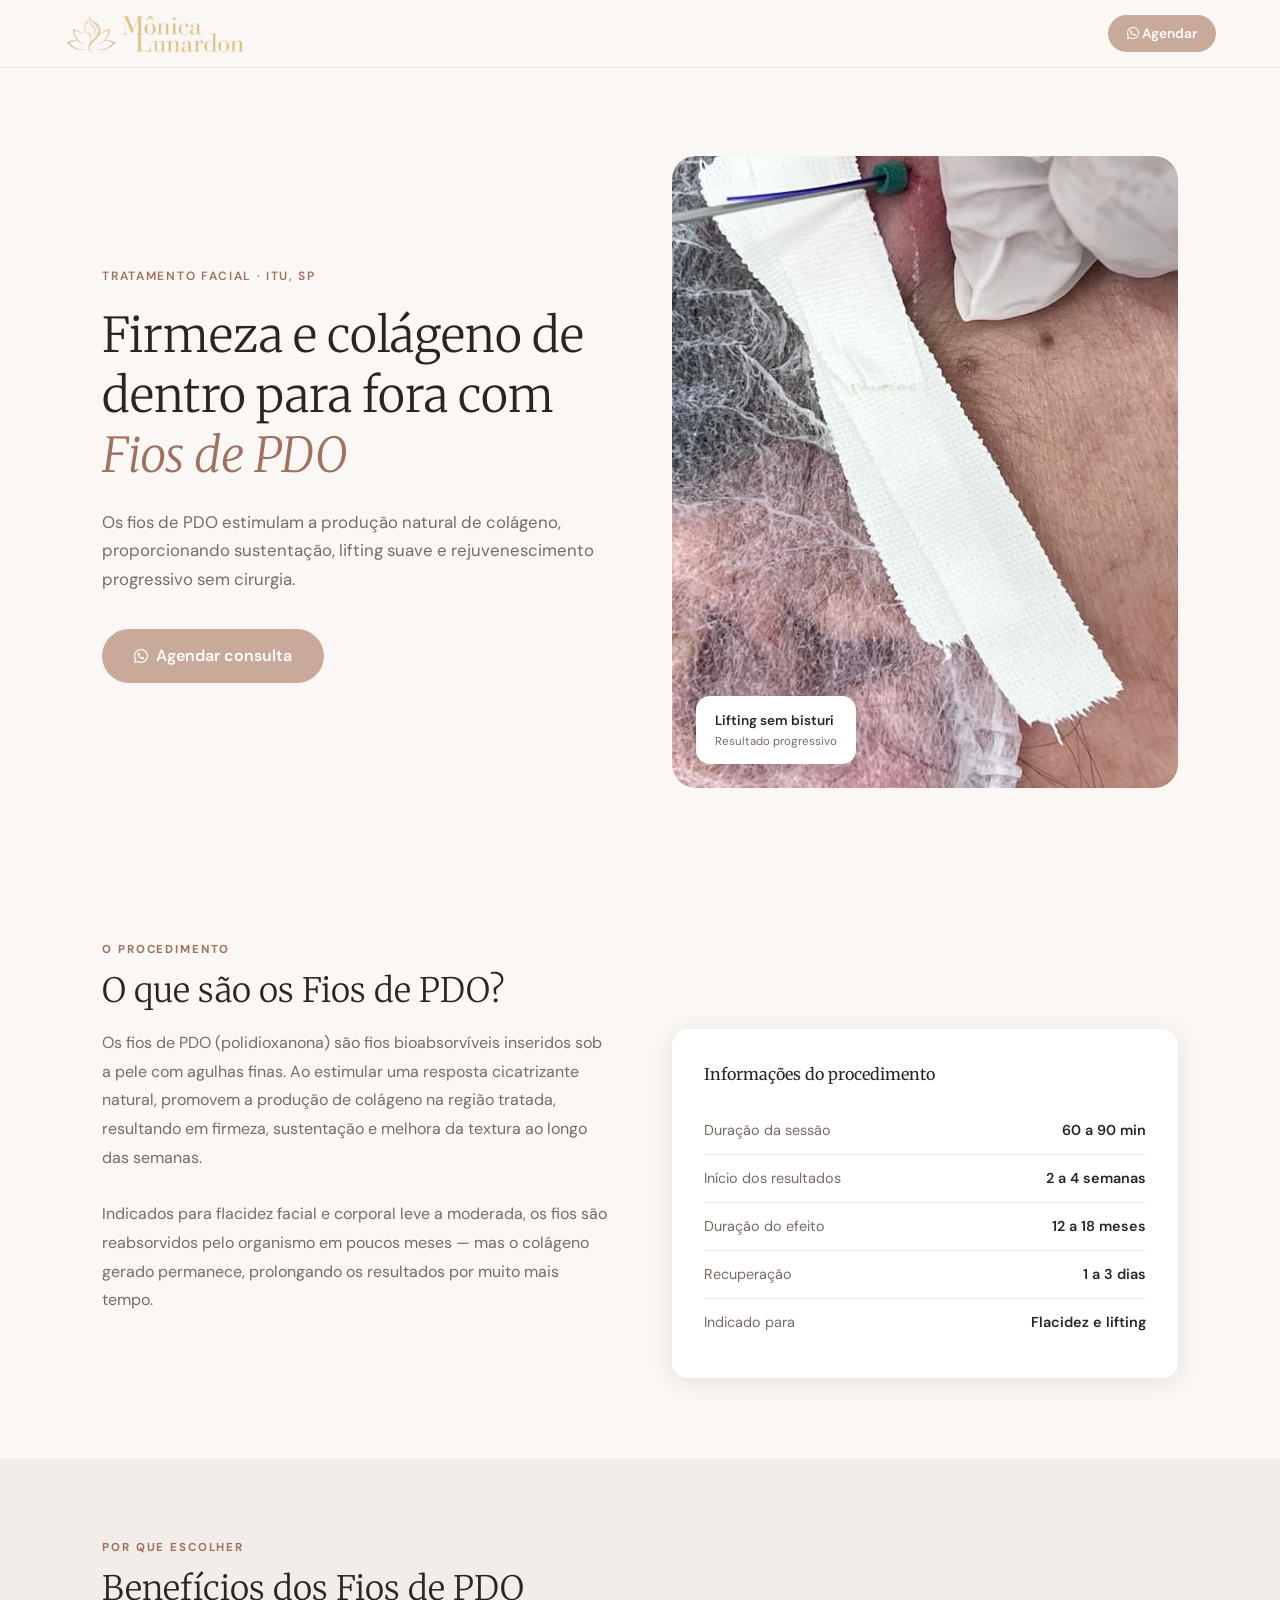
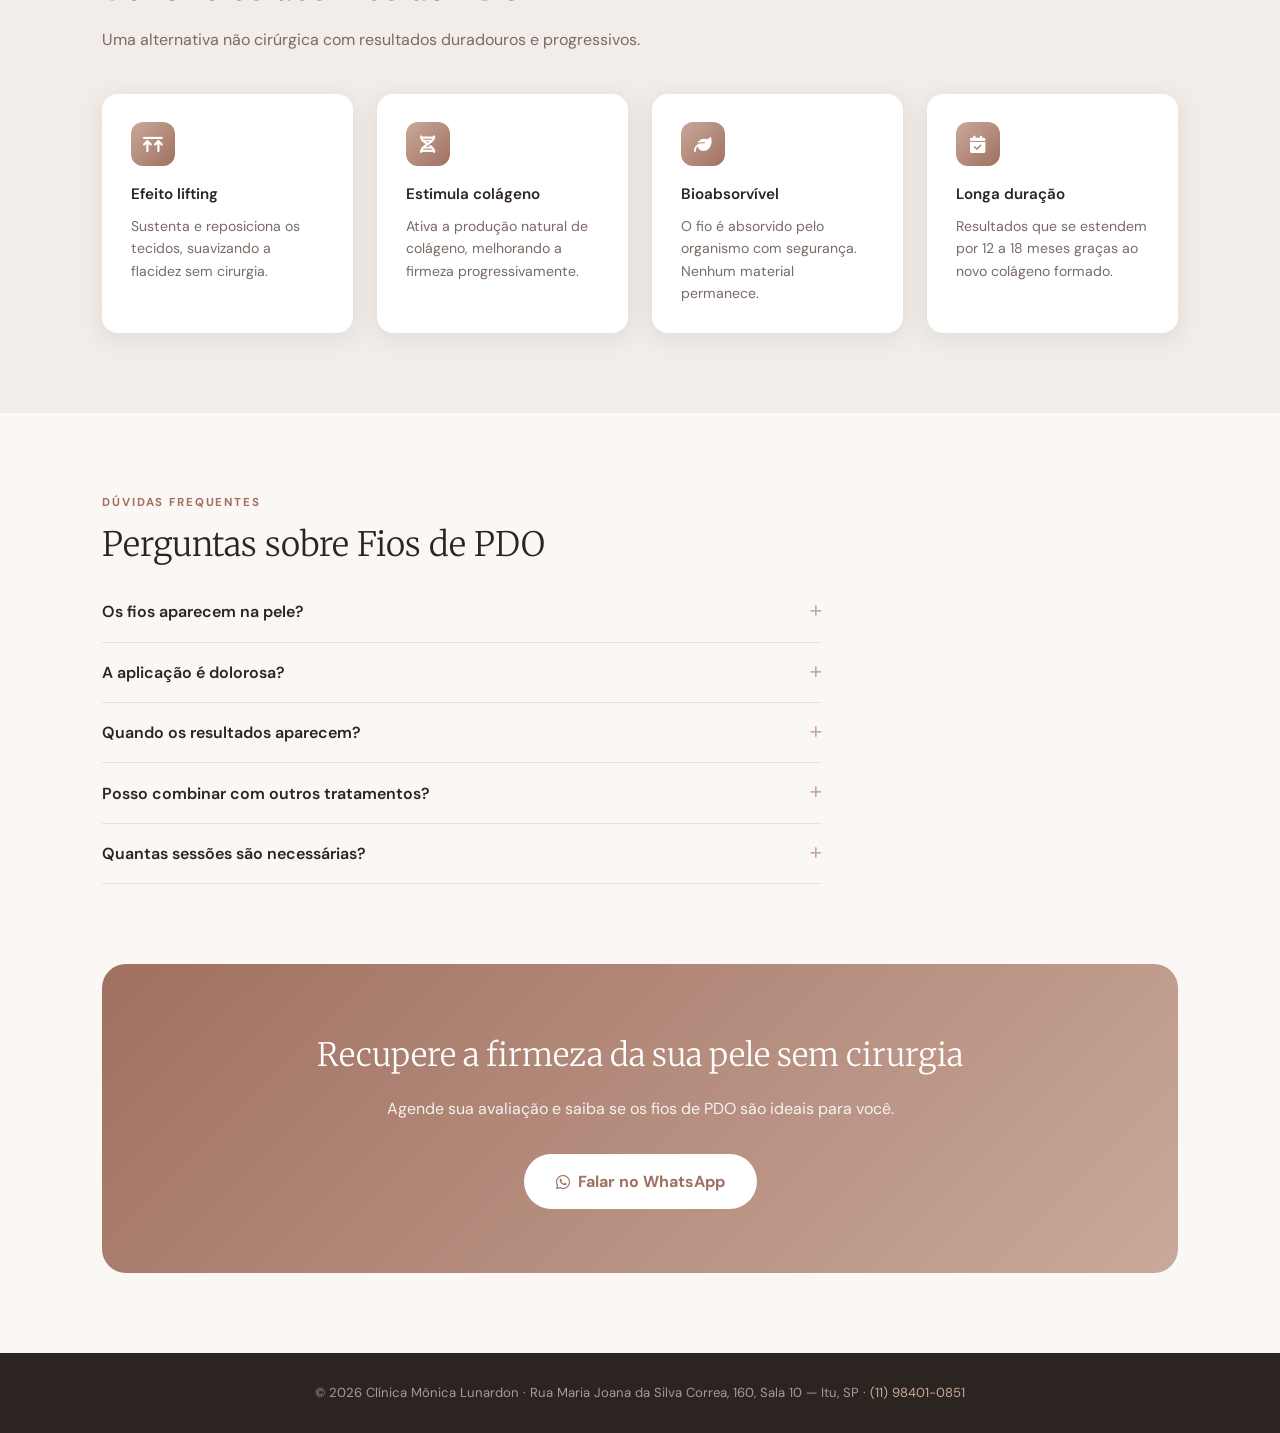
<file: fios-de-pdo.html>
<!DOCTYPE html>
<html lang="pt-BR">
<head>
  <meta charset="UTF-8">
  <meta name="viewport" content="width=device-width, initial-scale=1.0">
  <meta name="description" content="Fios de PDO em Itu - SP. Estimule a produção de colágeno e melhore a firmeza da pele com técnica profissional. Clínica Mônica Lunardon.">
  <title>Fios de PDO em Itu | Clínica Mônica Lunardon</title>
  <link rel="preconnect" href="https://fonts.googleapis.com">
  <link rel="preconnect" href="https://fonts.gstatic.com" crossorigin>
  <link href="https://fonts.googleapis.com/css2?family=DM+Sans:ital,opsz,wght@0,9..40,100..1000;1,9..40,100..1000&family=Merriweather:ital,opsz,wght@0,18..144,300..900;1,18..144,300..900&display=swap" rel="stylesheet">
  <link rel="stylesheet" href="https://cdnjs.cloudflare.com/ajax/libs/font-awesome/6.5.1/css/all.min.css">
  <link rel="icon" type="image/png" href="assets/logo/icon.png">
  <style>
    *, *::before, *::after { box-sizing: border-box; margin: 0; padding: 0; }
    :root {
      --cream: #FAF7F4; --warm: #F2EDE8; --rose: #C9A99A; --rose-dk: #A07060;
      --text: #2C2420; --muted: #7A6A64; --white: #FFFFFF;
      --shadow: 0 4px 24px rgba(44,36,32,0.10);
    }
    html { scroll-behavior: smooth; }
    body { font-family: 'DM Sans', sans-serif; background: var(--cream); color: var(--text); line-height: 1.7; }
    nav { position: sticky; top: 0; z-index: 100; background: rgba(250,247,244,0.92); backdrop-filter: blur(8px); padding: 0 5vw; display: flex; align-items: center; justify-content: space-between; height: 68px; border-bottom: 1px solid rgba(201,169,154,0.25); }
    nav .brand { font-family: 'Merriweather', serif; font-size: 1rem; font-weight: 300; letter-spacing: 0.04em; color: var(--text); text-decoration: none; }
    nav .cta-nav { background: var(--rose); color: var(--white); padding: 0.45rem 1.2rem; border-radius: 50px; font-size: 0.85rem; font-weight: 600; text-decoration: none; transition: background 0.2s; }
    nav .cta-nav:hover { background: var(--rose-dk); }
    .hero { min-height: 88vh; display: grid; grid-template-columns: 1fr 1fr; align-items: center; gap: 4rem; padding: 6rem 8vw 4rem; }
    .hero-eyebrow { display: inline-block; font-size: 0.75rem; font-weight: 600; letter-spacing: 0.14em; text-transform: uppercase; color: var(--rose-dk); margin-bottom: 1.2rem; }
    .hero h1 { font-family: 'Merriweather', serif; font-size: clamp(2rem, 4vw, 3rem); font-weight: 300; line-height: 1.25; margin-bottom: 1.4rem; }
    .hero h1 em { font-style: italic; color: var(--rose-dk); }
    .hero p { font-size: 1.05rem; color: var(--muted); max-width: 42ch; margin-bottom: 2.2rem; }
    .btn-primary { display: inline-flex; align-items: center; gap: 0.5rem; background: var(--rose); color: var(--white); padding: 0.85rem 2rem; border-radius: 50px; font-size: 1rem; font-weight: 600; text-decoration: none; transition: background 0.2s, transform 0.15s; }
    .btn-primary:hover { background: var(--rose-dk); transform: translateY(-1px); }
    .hero-visual { background: var(--warm); border-radius: 24px; aspect-ratio: 4/5; display: flex; align-items: center; justify-content: center; overflow: hidden; position: relative; }
    .hero-badge { position: absolute; bottom: 1.5rem; left: 1.5rem; background: var(--white); border-radius: 14px; padding: 0.8rem 1.2rem; box-shadow: var(--shadow); font-size: 0.85rem; font-weight: 600; color: var(--text); }
    .hero-badge span { display: block; font-size: 0.72rem; font-weight: 400; color: var(--muted); }
    section { padding: 5rem 8vw; }
    section:nth-child(even) { background: var(--warm); }
    .section-label { font-size: 0.72rem; font-weight: 700; letter-spacing: 0.16em; text-transform: uppercase; color: var(--rose-dk); margin-bottom: 0.6rem; }
    .section-title { font-family: 'Merriweather', serif; font-size: clamp(1.5rem, 3vw, 2.1rem); font-weight: 300; line-height: 1.3; margin-bottom: 1rem; }
    .section-sub { color: var(--muted); max-width: 56ch; margin-bottom: 2.5rem; font-size: 1rem; }
    .desc-grid { display: grid; grid-template-columns: 1fr 1fr; gap: 4rem; align-items: start; }
    .desc-grid p { color: var(--muted); font-size: 1rem; line-height: 1.8; }
    .desc-detail { background: var(--white); border-radius: 16px; padding: 2rem; box-shadow: var(--shadow); }
    .desc-detail h3 { font-family: 'Merriweather', serif; font-size: 1rem; font-weight: 400; margin-bottom: 1.2rem; color: var(--text); }
    .detail-row { display: flex; justify-content: space-between; padding: 0.7rem 0; border-bottom: 1px solid var(--warm); font-size: 0.9rem; }
    .detail-row:last-child { border-bottom: none; }
    .detail-row .label { color: var(--muted); }
    .detail-row .value { font-weight: 600; color: var(--text); }
    .benefits-grid { display: grid; grid-template-columns: repeat(auto-fit, minmax(220px, 1fr)); gap: 1.5rem; }
    .benefit-card { background: var(--white); border-radius: 16px; padding: 1.8rem; box-shadow: var(--shadow); transition: transform 0.2s; }
    .benefit-card:hover { transform: translateY(-3px); }
    .benefit-icon { width: 44px; height: 44px; border-radius: 12px; background: linear-gradient(135deg, var(--rose), var(--rose-dk)); display: flex; align-items: center; justify-content: center; margin-bottom: 1rem; font-size: 1.1rem; color: var(--white); }
    .benefit-card h4 { font-size: 0.95rem; font-weight: 600; margin-bottom: 0.4rem; }
    .benefit-card p { font-size: 0.88rem; color: var(--muted); line-height: 1.6; }
    .faq-list { max-width: 720px; }
    .faq-item { border-bottom: 1px solid rgba(201,169,154,0.3); padding: 1.2rem 0; }
    .faq-question { width: 100%; background: none; border: none; cursor: pointer; display: flex; justify-content: space-between; align-items: center; font-family: 'DM Sans', sans-serif; font-size: 1rem; font-weight: 600; color: var(--text); text-align: left; padding: 0; }
    .faq-question i { color: var(--rose); font-size: 0.85rem; transition: transform 0.2s; }
    .faq-question.open i { transform: rotate(45deg); }
    .faq-answer { max-height: 0; overflow: hidden; transition: max-height 0.3s ease; font-size: 0.95rem; color: var(--muted); line-height: 1.7; }
    .faq-answer.open { max-height: 300px; padding-top: 0.8rem; }
    .cta-section { background: linear-gradient(135deg, var(--rose-dk), var(--rose)); color: var(--white); text-align: center; border-radius: 24px; padding: 4rem 2rem; margin: 0 8vw 5rem; }
    .cta-section h2 { font-family: 'Merriweather', serif; font-size: clamp(1.5rem, 3vw, 2rem); font-weight: 300; margin-bottom: 0.8rem; }
    .cta-section p { opacity: 0.88; margin-bottom: 2rem; font-size: 1rem; }
    .btn-white { display: inline-flex; align-items: center; gap: 0.5rem; background: var(--white); color: var(--rose-dk); padding: 0.85rem 2rem; border-radius: 50px; font-size: 1rem; font-weight: 700; text-decoration: none; transition: transform 0.15s; }
    .btn-white:hover { transform: translateY(-2px); }
    footer { background: var(--text); color: rgba(255,255,255,0.55); text-align: center; padding: 1.8rem; font-size: 0.82rem; }
    footer a { color: var(--rose); text-decoration: none; }
    nav a:first-child img { width: 180px; display: block; }
    @media (max-width: 768px) {
      .hero { grid-template-columns: 1fr; padding: 4rem 5vw 3rem; gap: 2.5rem; min-height: auto; }
      .hero-visual { aspect-ratio: 16/9; }
      .desc-grid { grid-template-columns: 1fr; gap: 2rem; }
      section { padding: 3.5rem 5vw; }
      .cta-section { margin: 0 5vw 3.5rem; }
    }
  </style>
</head>
<body>

<nav>
  <a href="index.html"><img src="assets/logo/logo.png" alt="Clínica Mônica Lunardon"></a>
  <a href="https://api.whatsapp.com/send?phone=5511984010851" class="cta-nav" target="_blank">
    <i class="fa-brands fa-whatsapp"></i> Agendar
  </a>
</nav>

<section class="hero" style="background: var(--cream); padding-top: 5rem;">
  <div>
    <span class="hero-eyebrow">Tratamento facial · Itu, SP</span>
    <h1>Firmeza e colágeno de dentro para fora com <em>Fios de PDO</em></h1>
    <p>Os fios de PDO estimulam a produção natural de colágeno, proporcionando sustentação, lifting suave e rejuvenescimento progressivo sem cirurgia.</p>
    <a href="https://api.whatsapp.com/send?phone=5511984010851&text=Olá! Gostaria de agendar uma consulta para Fios de PDO." class="btn-primary" target="_blank">
      <i class="fa-brands fa-whatsapp"></i> Agendar consulta
    </a>
  </div>
  <div class="hero-visual">
    <div style="text-align:center; color: var(--muted); font-size: 0.9rem; padding: 2rem;">
      <img src="assets/img/fios.jpeg">
    </div>
    <div class="hero-badge">
      Lifting sem bisturi<span>Resultado progressivo</span>
    </div>
  </div>
</section>

<section>
  <div class="section-label">O procedimento</div>
  <h2 class="section-title">O que são os Fios de PDO?</h2>
  <div class="desc-grid">
    <div>
      <p>Os fios de PDO (polidioxanona) são fios bioabsorvíveis inseridos sob a pele com agulhas finas. Ao estimular uma resposta cicatrizante natural, promovem a produção de colágeno na região tratada, resultando em firmeza, sustentação e melhora da textura ao longo das semanas.</p>
      <br>
      <p>Indicados para flacidez facial e corporal leve a moderada, os fios são reabsorvidos pelo organismo em poucos meses — mas o colágeno gerado permanece, prolongando os resultados por muito mais tempo.</p>
    </div>
    <div class="desc-detail">
      <h3>Informações do procedimento</h3>
      <div class="detail-row"><span class="label">Duração da sessão</span><span class="value">60 a 90 min</span></div>
      <div class="detail-row"><span class="label">Início dos resultados</span><span class="value">2 a 4 semanas</span></div>
      <div class="detail-row"><span class="label">Duração do efeito</span><span class="value">12 a 18 meses</span></div>
      <div class="detail-row"><span class="label">Recuperação</span><span class="value">1 a 3 dias</span></div>
      <div class="detail-row"><span class="label">Indicado para</span><span class="value">Flacidez e lifting</span></div>
    </div>
  </div>
</section>

<section>
  <div class="section-label">Por que escolher</div>
  <h2 class="section-title">Benefícios dos Fios de PDO</h2>
  <p class="section-sub">Uma alternativa não cirúrgica com resultados duradouros e progressivos.</p>
  <div class="benefits-grid">
    <div class="benefit-card">
      <div class="benefit-icon"><i class="fa-solid fa-arrows-up-to-line"></i></div>
      <h4>Efeito lifting</h4>
      <p>Sustenta e reposiciona os tecidos, suavizando a flacidez sem cirurgia.</p>
    </div>
    <div class="benefit-card">
      <div class="benefit-icon"><i class="fa-solid fa-dna"></i></div>
      <h4>Estimula colágeno</h4>
      <p>Ativa a produção natural de colágeno, melhorando a firmeza progressivamente.</p>
    </div>
    <div class="benefit-card">
      <div class="benefit-icon"><i class="fa-solid fa-leaf"></i></div>
      <h4>Bioabsorvível</h4>
      <p>O fio é absorvido pelo organismo com segurança. Nenhum material permanece.</p>
    </div>
    <div class="benefit-card">
      <div class="benefit-icon"><i class="fa-solid fa-calendar-check"></i></div>
      <h4>Longa duração</h4>
      <p>Resultados que se estendem por 12 a 18 meses graças ao novo colágeno formado.</p>
    </div>
  </div>
</section>

<section>
  <div class="section-label">Dúvidas frequentes</div>
  <h2 class="section-title">Perguntas sobre Fios de PDO</h2>
  <div class="faq-list">
    <div class="faq-item">
      <button class="faq-question" onclick="toggleFaq(this)">Os fios aparecem na pele? <i class="fa-solid fa-plus"></i></button>
      <div class="faq-answer">Não. Os fios são inseridos com agulhas finas e ficam completamente invisíveis. Pode haver pequeno edema nos primeiros dias, mas sem marcas visíveis.</div>
    </div>
    <div class="faq-item">
      <button class="faq-question" onclick="toggleFaq(this)">A aplicação é dolorosa? <i class="fa-solid fa-plus"></i></button>
      <div class="faq-answer">O procedimento é realizado com anestesia local. O desconforto é mínimo e passageiro. Após a sessão, pode haver sensibilidade leve na área tratada por 1 a 2 dias.</div>
    </div>
    <div class="faq-item">
      <button class="faq-question" onclick="toggleFaq(this)">Quando os resultados aparecem? <i class="fa-solid fa-plus"></i></button>
      <div class="faq-answer">Os resultados são progressivos. A melhora começa nas primeiras semanas e se intensifica ao longo de 2 a 3 meses, conforme a produção de colágeno avança.</div>
    </div>
    <div class="faq-item">
      <button class="faq-question" onclick="toggleFaq(this)">Posso combinar com outros tratamentos? <i class="fa-solid fa-plus"></i></button>
      <div class="faq-answer">Sim. Os fios de PDO são frequentemente combinados com preenchimento e toxina botulínica para resultados ainda mais completos. A Dra. Mônica avalia cada caso individualmente.</div>
    </div>
    <div class="faq-item">
      <button class="faq-question" onclick="toggleFaq(this)">Quantas sessões são necessárias? <i class="fa-solid fa-plus"></i></button>
      <div class="faq-answer">Na maioria dos casos, uma sessão já entrega um resultado satisfatório. Para flacidez mais acentuada, pode ser indicado um protocolo com 2 sessões espaçadas.</div>
    </div>
  </div>
</section>

<div class="cta-section">
  <h2>Recupere a firmeza da sua pele sem cirurgia</h2>
  <p>Agende sua avaliação e saiba se os fios de PDO são ideais para você.</p>
  <a href="https://api.whatsapp.com/send?phone=5511984010851&text=Olá! Gostaria de agendar uma consulta para Fios de PDO." class="btn-white" target="_blank">
    <i class="fa-brands fa-whatsapp"></i> Falar no WhatsApp
  </a>
</div>

<footer>
  <p>© 2026 Clínica Mônica Lunardon · Rua Maria Joana da Silva Correa, 160, Sala 10 — Itu, SP · <a href="https://api.whatsapp.com/send?phone=5511984010851">(11) 98401-0851</a></p>
</footer>

<script>
  function toggleFaq(btn) {
    const answer = btn.nextElementSibling;
    const isOpen = answer.classList.contains('open');
    document.querySelectorAll('.faq-answer').forEach(a => a.classList.remove('open'));
    document.querySelectorAll('.faq-question').forEach(b => b.classList.remove('open'));
    if (!isOpen) { answer.classList.add('open'); btn.classList.add('open'); }
  }
</script>
</body>
</html>
</file>
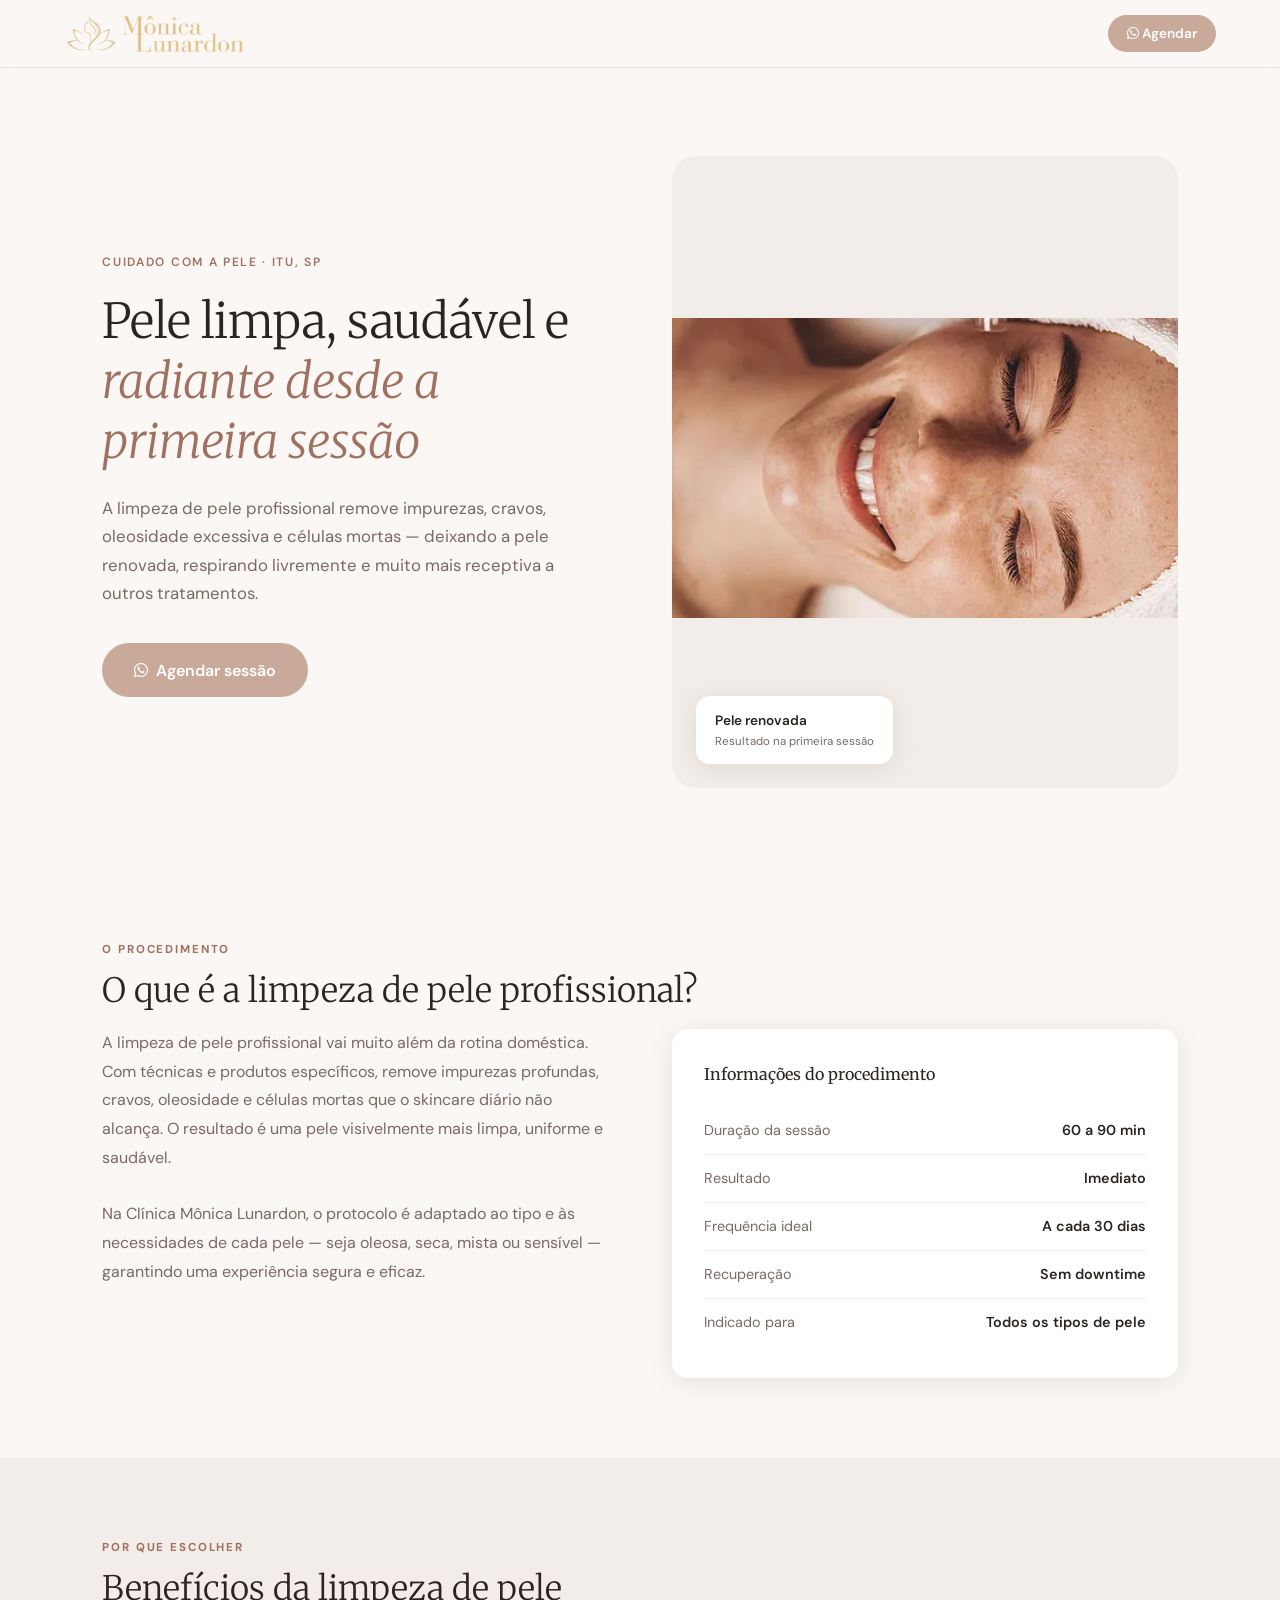
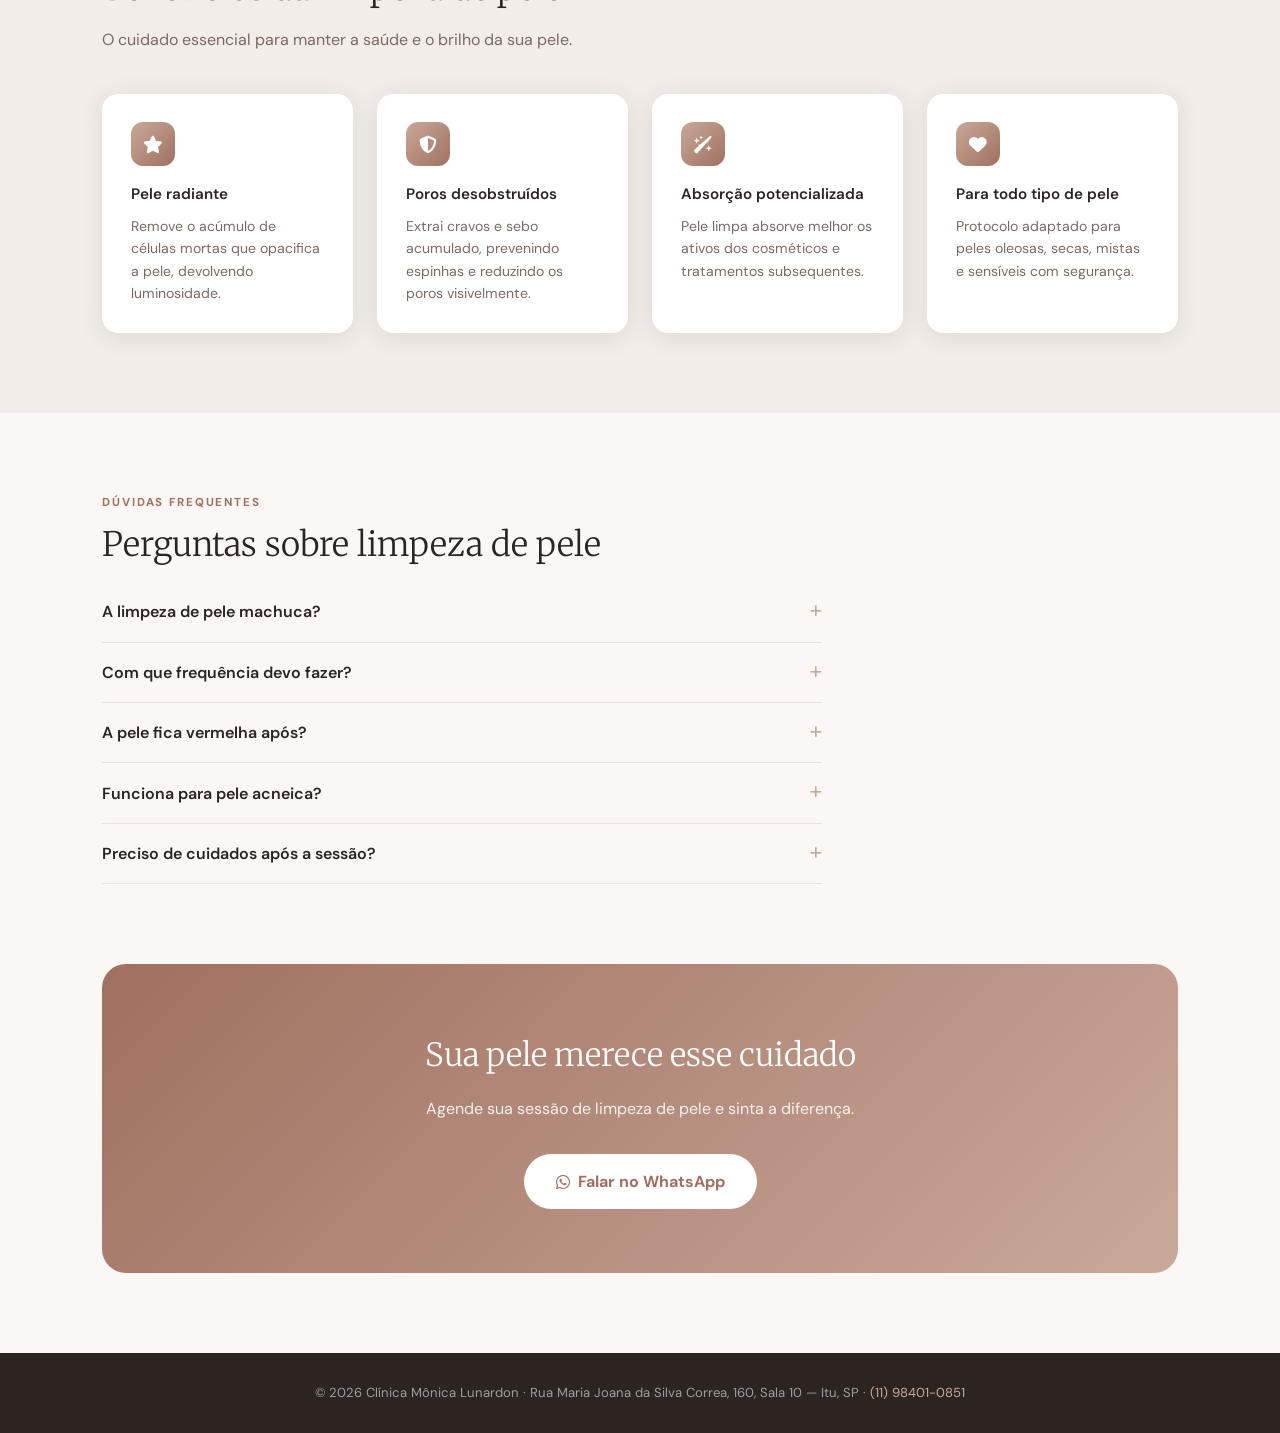
<file: limpeza-de-pele.html>
<!DOCTYPE html>
<html lang="pt-BR">
<head>
  <meta charset="UTF-8">
  <meta name="viewport" content="width=device-width, initial-scale=1.0">
  <meta name="description" content="Limpeza de pele profissional em Itu - SP. Remova impurezas e oleosidade com atendimento especializado. Clínica Mônica Lunardon.">
  <title>Limpeza de Pele em Itu | Clínica Mônica Lunardon</title>
  <link rel="preconnect" href="https://fonts.googleapis.com">
  <link rel="preconnect" href="https://fonts.gstatic.com" crossorigin>
  <link href="https://fonts.googleapis.com/css2?family=DM+Sans:ital,opsz,wght@0,9..40,100..1000;1,9..40,100..1000&family=Merriweather:ital,opsz,wght@0,18..144,300..900;1,18..144,300..900&display=swap" rel="stylesheet">
  <link rel="stylesheet" href="https://cdnjs.cloudflare.com/ajax/libs/font-awesome/6.5.1/css/all.min.css">
  <link rel="icon" type="image/png" href="assets/logo/icon.png">
  <style>
    *, *::before, *::after { box-sizing: border-box; margin: 0; padding: 0; }
    :root {
      --cream: #FAF7F4; --warm: #F2EDE8; --rose: #C9A99A; --rose-dk: #A07060;
      --text: #2C2420; --muted: #7A6A64; --white: #FFFFFF;
      --shadow: 0 4px 24px rgba(44,36,32,0.10);
    }
    html { scroll-behavior: smooth; }
    body { font-family: 'DM Sans', sans-serif; background: var(--cream); color: var(--text); line-height: 1.7; }
    nav { position: sticky; top: 0; z-index: 100; background: rgba(250,247,244,0.92); backdrop-filter: blur(8px); padding: 0 5vw; display: flex; align-items: center; justify-content: space-between; height: 68px; border-bottom: 1px solid rgba(201,169,154,0.25); }
    nav .brand { font-family: 'Merriweather', serif; font-size: 1rem; font-weight: 300; letter-spacing: 0.04em; color: var(--text); text-decoration: none; }
    nav .cta-nav { background: var(--rose); color: var(--white); padding: 0.45rem 1.2rem; border-radius: 50px; font-size: 0.85rem; font-weight: 600; text-decoration: none; transition: background 0.2s; }
    nav .cta-nav:hover { background: var(--rose-dk); }
    .hero { min-height: 88vh; display: grid; grid-template-columns: 1fr 1fr; align-items: center; gap: 4rem; padding: 6rem 8vw 4rem; }
    .hero-eyebrow { display: inline-block; font-size: 0.75rem; font-weight: 600; letter-spacing: 0.14em; text-transform: uppercase; color: var(--rose-dk); margin-bottom: 1.2rem; }
    .hero h1 { font-family: 'Merriweather', serif; font-size: clamp(2rem, 4vw, 3rem); font-weight: 300; line-height: 1.25; margin-bottom: 1.4rem; }
    .hero h1 em { font-style: italic; color: var(--rose-dk); }
    .hero p { font-size: 1.05rem; color: var(--muted); max-width: 42ch; margin-bottom: 2.2rem; }
    .btn-primary { display: inline-flex; align-items: center; gap: 0.5rem; background: var(--rose); color: var(--white); padding: 0.85rem 2rem; border-radius: 50px; font-size: 1rem; font-weight: 600; text-decoration: none; transition: background 0.2s, transform 0.15s; }
    .btn-primary:hover { background: var(--rose-dk); transform: translateY(-1px); }
    .hero-visual { background: var(--warm); border-radius: 24px; aspect-ratio: 4/5; display: flex; align-items: center; justify-content: center; overflow: hidden; position: relative; }
    .hero-badge { position: absolute; bottom: 1.5rem; left: 1.5rem; background: var(--white); border-radius: 14px; padding: 0.8rem 1.2rem; box-shadow: var(--shadow); font-size: 0.85rem; font-weight: 600; color: var(--text); }
    .hero-badge span { display: block; font-size: 0.72rem; font-weight: 400; color: var(--muted); }
    section { padding: 5rem 8vw; }
    section:nth-child(even) { background: var(--warm); }
    .section-label { font-size: 0.72rem; font-weight: 700; letter-spacing: 0.16em; text-transform: uppercase; color: var(--rose-dk); margin-bottom: 0.6rem; }
    .section-title { font-family: 'Merriweather', serif; font-size: clamp(1.5rem, 3vw, 2.1rem); font-weight: 300; line-height: 1.3; margin-bottom: 1rem; }
    .section-sub { color: var(--muted); max-width: 56ch; margin-bottom: 2.5rem; font-size: 1rem; }
    .desc-grid { display: grid; grid-template-columns: 1fr 1fr; gap: 4rem; align-items: start; }
    .desc-grid p { color: var(--muted); font-size: 1rem; line-height: 1.8; }
    .desc-detail { background: var(--white); border-radius: 16px; padding: 2rem; box-shadow: var(--shadow); }
    .desc-detail h3 { font-family: 'Merriweather', serif; font-size: 1rem; font-weight: 400; margin-bottom: 1.2rem; color: var(--text); }
    .detail-row { display: flex; justify-content: space-between; padding: 0.7rem 0; border-bottom: 1px solid var(--warm); font-size: 0.9rem; }
    .detail-row:last-child { border-bottom: none; }
    .detail-row .label { color: var(--muted); }
    .detail-row .value { font-weight: 600; color: var(--text); }
    .benefits-grid { display: grid; grid-template-columns: repeat(auto-fit, minmax(220px, 1fr)); gap: 1.5rem; }
    .benefit-card { background: var(--white); border-radius: 16px; padding: 1.8rem; box-shadow: var(--shadow); transition: transform 0.2s; }
    .benefit-card:hover { transform: translateY(-3px); }
    .benefit-icon { width: 44px; height: 44px; border-radius: 12px; background: linear-gradient(135deg, var(--rose), var(--rose-dk)); display: flex; align-items: center; justify-content: center; margin-bottom: 1rem; font-size: 1.1rem; color: var(--white); }
    .benefit-card h4 { font-size: 0.95rem; font-weight: 600; margin-bottom: 0.4rem; }
    .benefit-card p { font-size: 0.88rem; color: var(--muted); line-height: 1.6; }
    .faq-list { max-width: 720px; }
    .faq-item { border-bottom: 1px solid rgba(201,169,154,0.3); padding: 1.2rem 0; }
    .faq-question { width: 100%; background: none; border: none; cursor: pointer; display: flex; justify-content: space-between; align-items: center; font-family: 'DM Sans', sans-serif; font-size: 1rem; font-weight: 600; color: var(--text); text-align: left; padding: 0; }
    .faq-question i { color: var(--rose); font-size: 0.85rem; transition: transform 0.2s; }
    .faq-question.open i { transform: rotate(45deg); }
    .faq-answer { max-height: 0; overflow: hidden; transition: max-height 0.3s ease; font-size: 0.95rem; color: var(--muted); line-height: 1.7; }
    .faq-answer.open { max-height: 300px; padding-top: 0.8rem; }
    .cta-section { background: linear-gradient(135deg, var(--rose-dk), var(--rose)); color: var(--white); text-align: center; border-radius: 24px; padding: 4rem 2rem; margin: 0 8vw 5rem; }
    .cta-section h2 { font-family: 'Merriweather', serif; font-size: clamp(1.5rem, 3vw, 2rem); font-weight: 300; margin-bottom: 0.8rem; }
    .cta-section p { opacity: 0.88; margin-bottom: 2rem; font-size: 1rem; }
    .btn-white { display: inline-flex; align-items: center; gap: 0.5rem; background: var(--white); color: var(--rose-dk); padding: 0.85rem 2rem; border-radius: 50px; font-size: 1rem; font-weight: 700; text-decoration: none; transition: transform 0.15s; }
    .btn-white:hover { transform: translateY(-2px); }
    footer { background: var(--text); color: rgba(255,255,255,0.55); text-align: center; padding: 1.8rem; font-size: 0.82rem; }
    footer a { color: var(--rose); text-decoration: none; }
    nav a:first-child img { width: 180px; display: block; }
    @media (max-width: 768px) {
      .hero { grid-template-columns: 1fr; padding: 4rem 5vw 3rem; gap: 2.5rem; min-height: auto; }
      .hero-visual { aspect-ratio: 16/9; }
      .desc-grid { grid-template-columns: 1fr; gap: 2rem; }
      section { padding: 3.5rem 5vw; }
      .cta-section { margin: 0 5vw 3.5rem; }
    }
  </style>
</head>
<body>
<nav>
  <a href="index.html"><img src="assets/logo/logo.png" alt="Clínica Mônica Lunardon"></a>
  <a href="https://api.whatsapp.com/send?phone=5511984010851" class="cta-nav" target="_blank"><i class="fa-brands fa-whatsapp"></i> Agendar</a>
</nav>

<section class="hero" style="background: var(--cream); padding-top: 5rem;">
  <div>
    <span class="hero-eyebrow">Cuidado com a pele · Itu, SP</span>
    <h1>Pele limpa, saudável e <em>radiante desde a primeira sessão</em></h1>
    <p>A limpeza de pele profissional remove impurezas, cravos, oleosidade excessiva e células mortas — deixando a pele renovada, respirando livremente e muito mais receptiva a outros tratamentos.</p>
    <a href="https://api.whatsapp.com/send?phone=5511984010851&text=Olá! Gostaria de agendar uma sessão de limpeza de pele." class="btn-primary" target="_blank"><i class="fa-brands fa-whatsapp"></i> Agendar sessão</a>
  </div>
  <div class="hero-visual">
    <div style="text-align:center; color: var(--muted); font-size: 0.9rem; padding: 2rem;"><img src="assets/img/limp.webp"></div>
    <div class="hero-badge">Pele renovada<span>Resultado na primeira sessão</span></div>
  </div>
</section>

<section>
  <div class="section-label">O procedimento</div>
  <h2 class="section-title">O que é a limpeza de pele profissional?</h2>
  <div class="desc-grid">
    <div>
      <p>A limpeza de pele profissional vai muito além da rotina doméstica. Com técnicas e produtos específicos, remove impurezas profundas, cravos, oleosidade e células mortas que o skincare diário não alcança. O resultado é uma pele visivelmente mais limpa, uniforme e saudável.</p>
      <br>
      <p>Na Clínica Mônica Lunardon, o protocolo é adaptado ao tipo e às necessidades de cada pele — seja oleosa, seca, mista ou sensível — garantindo uma experiência segura e eficaz.</p>
    </div>
    <div class="desc-detail">
      <h3>Informações do procedimento</h3>
      <div class="detail-row"><span class="label">Duração da sessão</span><span class="value">60 a 90 min</span></div>
      <div class="detail-row"><span class="label">Resultado</span><span class="value">Imediato</span></div>
      <div class="detail-row"><span class="label">Frequência ideal</span><span class="value">A cada 30 dias</span></div>
      <div class="detail-row"><span class="label">Recuperação</span><span class="value">Sem downtime</span></div>
      <div class="detail-row"><span class="label">Indicado para</span><span class="value">Todos os tipos de pele</span></div>
    </div>
  </div>
</section>

<section>
  <div class="section-label">Por que escolher</div>
  <h2 class="section-title">Benefícios da limpeza de pele</h2>
  <p class="section-sub">O cuidado essencial para manter a saúde e o brilho da sua pele.</p>
  <div class="benefits-grid">
    <div class="benefit-card"><div class="benefit-icon"><i class="fa-solid fa-star"></i></div><h4>Pele radiante</h4><p>Remove o acúmulo de células mortas que opacifica a pele, devolvendo luminosidade.</p></div>
    <div class="benefit-card"><div class="benefit-icon"><i class="fa-solid fa-shield-halved"></i></div><h4>Poros desobstruídos</h4><p>Extrai cravos e sebo acumulado, prevenindo espinhas e reduzindo os poros visivelmente.</p></div>
    <div class="benefit-card"><div class="benefit-icon"><i class="fa-solid fa-wand-sparkles"></i></div><h4>Absorção potencializada</h4><p>Pele limpa absorve melhor os ativos dos cosméticos e tratamentos subsequentes.</p></div>
    <div class="benefit-card"><div class="benefit-icon"><i class="fa-solid fa-heart"></i></div><h4>Para todo tipo de pele</h4><p>Protocolo adaptado para peles oleosas, secas, mistas e sensíveis com segurança.</p></div>
  </div>
</section>

<section>
  <div class="section-label">Dúvidas frequentes</div>
  <h2 class="section-title">Perguntas sobre limpeza de pele</h2>
  <div class="faq-list">
    <div class="faq-item"><button class="faq-question" onclick="toggleFaq(this)">A limpeza de pele machuca? <i class="fa-solid fa-plus"></i></button><div class="faq-answer">A extração pode causar leve desconforto pontual, mas o procedimento é bem tolerado. A Dra. Mônica preza pela delicadeza e adapta a técnica conforme a sensibilidade de cada paciente.</div></div>
    <div class="faq-item"><button class="faq-question" onclick="toggleFaq(this)">Com que frequência devo fazer? <i class="fa-solid fa-plus"></i></button><div class="faq-answer">O ideal é realizar a cada 30 dias. Para peles com maior oleosidade ou tendência a cravos, pode ser indicada com mais frequência. A Dra. Mônica avalia e recomenda o intervalo ideal.</div></div>
    <div class="faq-item"><button class="faq-question" onclick="toggleFaq(this)">A pele fica vermelha após? <i class="fa-solid fa-plus"></i></button><div class="faq-answer">É normal uma leve vermelhidão logo após a sessão, que desaparece em poucas horas. Para maior segurança, recomenda-se agendar em dias que não haja compromissos sociais logo em seguida.</div></div>
    <div class="faq-item"><button class="faq-question" onclick="toggleFaq(this)">Funciona para pele acneica? <i class="fa-solid fa-plus"></i></button><div class="faq-answer">Sim, mas com cuidados específicos. A limpeza de pele profissional ajuda no controle da acne, mas o protocolo é adaptado para não agravar o quadro. A avaliação prévia é essencial.</div></div>
    <div class="faq-item"><button class="faq-question" onclick="toggleFaq(this)">Preciso de cuidados após a sessão? <i class="fa-solid fa-plus"></i></button><div class="faq-answer">Sim. Recomenda-se evitar sol direto por 24 horas, usar protetor solar, não aplicar maquiagem no mesmo dia e manter a hidratação da pele conforme orientação da profissional.</div></div>
  </div>
</section>

<div class="cta-section">
  <h2>Sua pele merece esse cuidado</h2>
  <p>Agende sua sessão de limpeza de pele e sinta a diferença.</p>
  <a href="https://api.whatsapp.com/send?phone=5511984010851&text=Olá! Gostaria de agendar uma sessão de limpeza de pele." class="btn-white" target="_blank"><i class="fa-brands fa-whatsapp"></i> Falar no WhatsApp</a>
</div>

<footer><p>© 2026 Clínica Mônica Lunardon · Rua Maria Joana da Silva Correa, 160, Sala 10 — Itu, SP · <a href="https://api.whatsapp.com/send?phone=5511984010851">(11) 98401-0851</a></p></footer>
<script>function toggleFaq(btn){const answer=btn.nextElementSibling;const isOpen=answer.classList.contains('open');document.querySelectorAll('.faq-answer').forEach(a=>a.classList.remove('open'));document.querySelectorAll('.faq-question').forEach(b=>b.classList.remove('open'));if(!isOpen){answer.classList.add('open');btn.classList.add('open');}}</script>
</body>
</html>
</file>
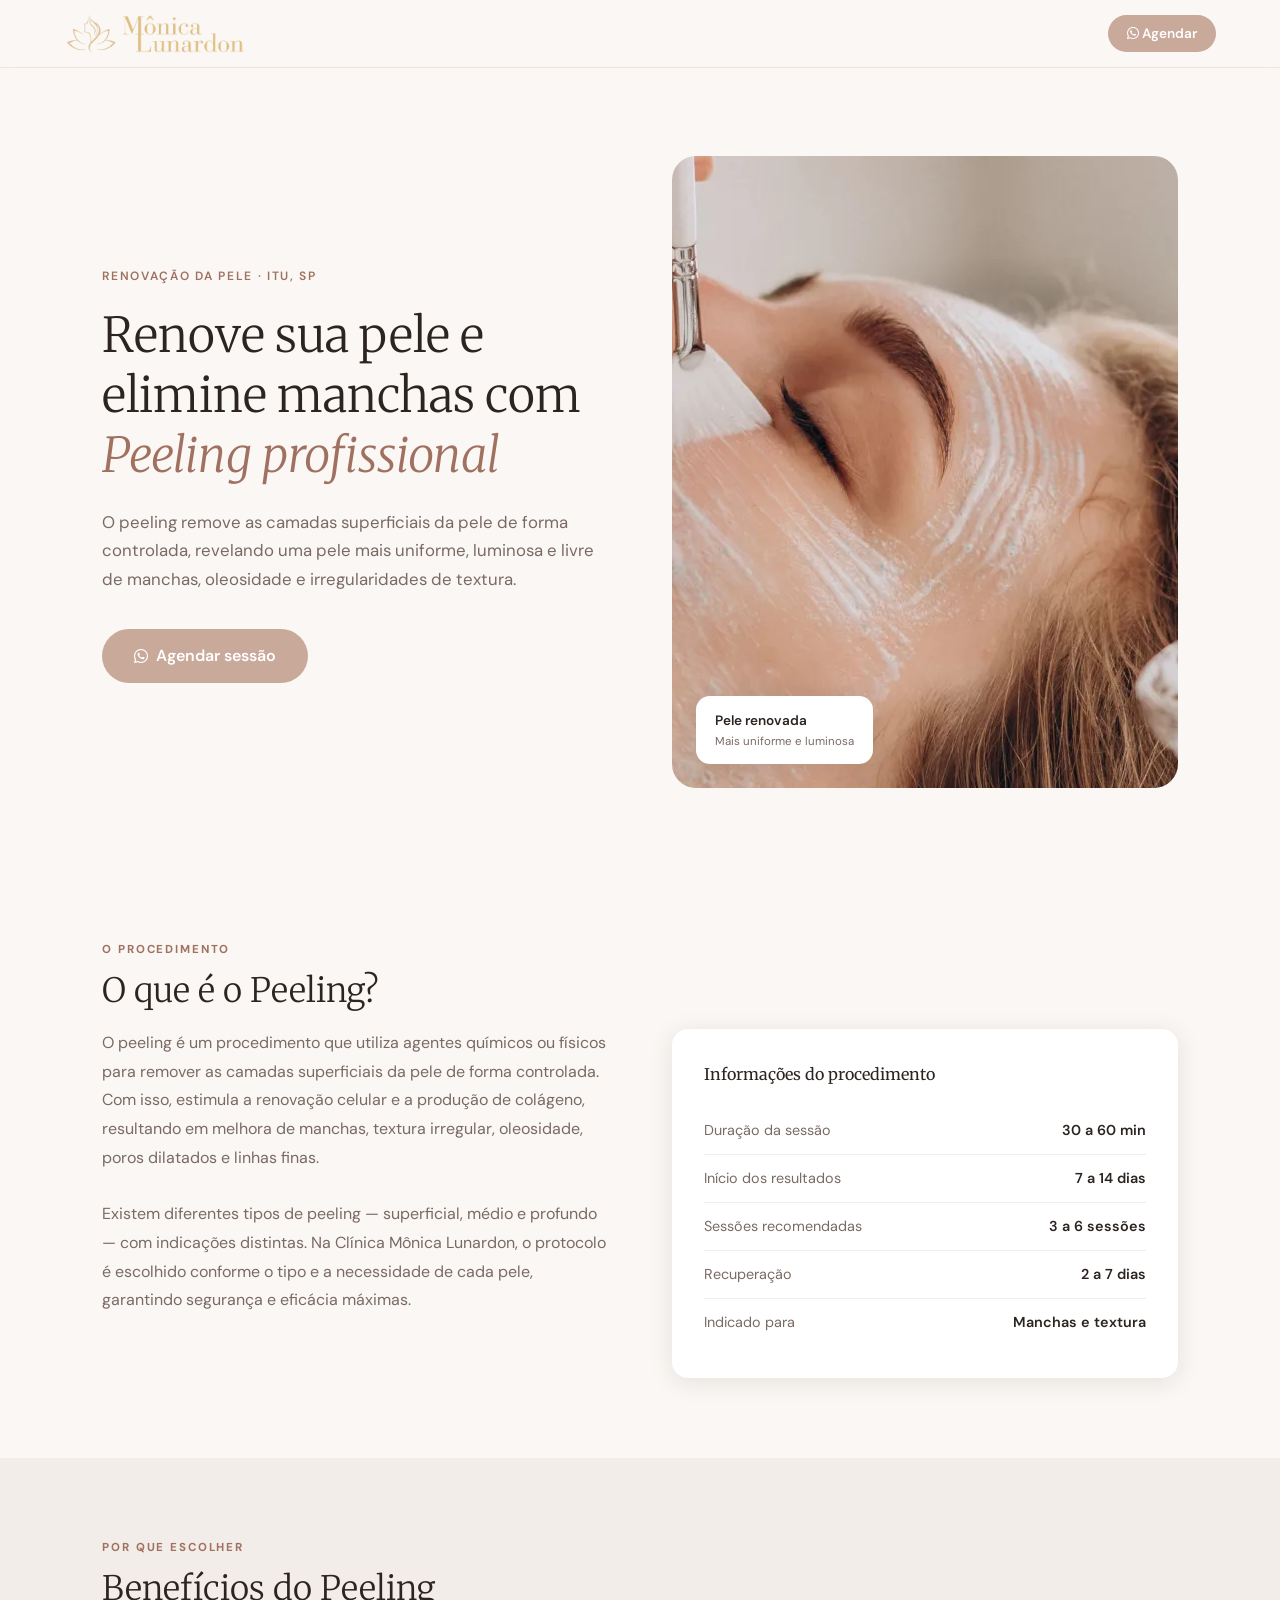
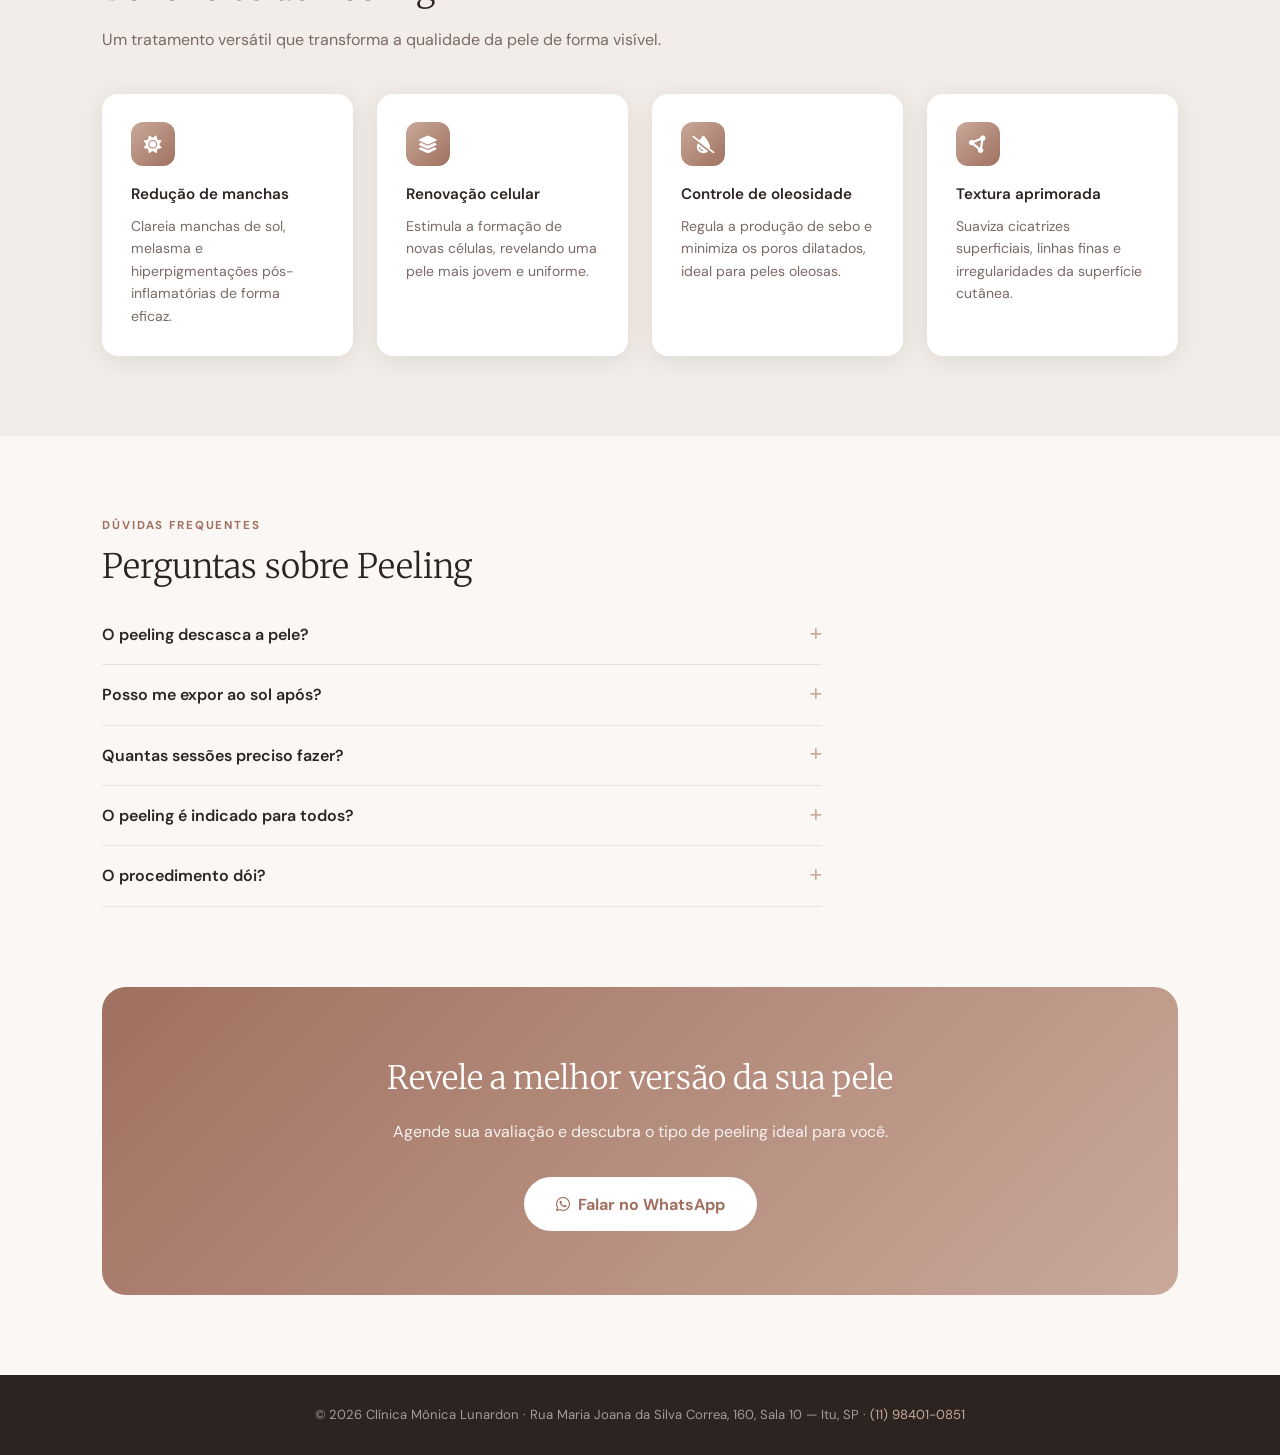
<file: peeling.html>
<!DOCTYPE html>
<html lang="pt-BR">
<head>
  <meta charset="UTF-8">
  <meta name="viewport" content="width=device-width, initial-scale=1.0">
  <meta name="description" content="Peeling em Itu - SP. Renove a pele, melhore manchas, textura e oleosidade com tratamento especializado. Clínica Mônica Lunardon.">
  <title>Peeling em Itu | Clínica Mônica Lunardon</title>
  <link rel="preconnect" href="https://fonts.googleapis.com">
  <link rel="preconnect" href="https://fonts.gstatic.com" crossorigin>
  <link href="https://fonts.googleapis.com/css2?family=DM+Sans:ital,opsz,wght@0,9..40,100..1000;1,9..40,100..1000&family=Merriweather:ital,opsz,wght@0,18..144,300..900;1,18..144,300..900&display=swap" rel="stylesheet">
  <link rel="stylesheet" href="https://cdnjs.cloudflare.com/ajax/libs/font-awesome/6.5.1/css/all.min.css">
  <link rel="icon" type="image/png" href="assets/logo/icon.png">
  <style>
    *, *::before, *::after { box-sizing: border-box; margin: 0; padding: 0; }
    :root {
      --cream: #FAF7F4; --warm: #F2EDE8; --rose: #C9A99A; --rose-dk: #A07060;
      --text: #2C2420; --muted: #7A6A64; --white: #FFFFFF;
      --shadow: 0 4px 24px rgba(44,36,32,0.10);
    }
    html { scroll-behavior: smooth; }
    body { font-family: 'DM Sans', sans-serif; background: var(--cream); color: var(--text); line-height: 1.7; }
    nav { position: sticky; top: 0; z-index: 100; background: rgba(250,247,244,0.92); backdrop-filter: blur(8px); padding: 0 5vw; display: flex; align-items: center; justify-content: space-between; height: 68px; border-bottom: 1px solid rgba(201,169,154,0.25); }
    nav .brand { font-family: 'Merriweather', serif; font-size: 1rem; font-weight: 300; letter-spacing: 0.04em; color: var(--text); text-decoration: none; }
    nav .cta-nav { background: var(--rose); color: var(--white); padding: 0.45rem 1.2rem; border-radius: 50px; font-size: 0.85rem; font-weight: 600; text-decoration: none; transition: background 0.2s; }
    nav .cta-nav:hover { background: var(--rose-dk); }
    .hero { min-height: 88vh; display: grid; grid-template-columns: 1fr 1fr; align-items: center; gap: 4rem; padding: 6rem 8vw 4rem; }
    .hero-eyebrow { display: inline-block; font-size: 0.75rem; font-weight: 600; letter-spacing: 0.14em; text-transform: uppercase; color: var(--rose-dk); margin-bottom: 1.2rem; }
    .hero h1 { font-family: 'Merriweather', serif; font-size: clamp(2rem, 4vw, 3rem); font-weight: 300; line-height: 1.25; margin-bottom: 1.4rem; }
    .hero h1 em { font-style: italic; color: var(--rose-dk); }
    .hero p { font-size: 1.05rem; color: var(--muted); max-width: 42ch; margin-bottom: 2.2rem; }
    .btn-primary { display: inline-flex; align-items: center; gap: 0.5rem; background: var(--rose); color: var(--white); padding: 0.85rem 2rem; border-radius: 50px; font-size: 1rem; font-weight: 600; text-decoration: none; transition: background 0.2s, transform 0.15s; }
    .btn-primary:hover { background: var(--rose-dk); transform: translateY(-1px); }
    .hero-visual { background: var(--warm); border-radius: 24px; aspect-ratio: 4/5; display: flex; align-items: center; justify-content: center; overflow: hidden; position: relative; }
    .hero-badge { position: absolute; bottom: 1.5rem; left: 1.5rem; background: var(--white); border-radius: 14px; padding: 0.8rem 1.2rem; box-shadow: var(--shadow); font-size: 0.85rem; font-weight: 600; color: var(--text); }
    .hero-badge span { display: block; font-size: 0.72rem; font-weight: 400; color: var(--muted); }
    section { padding: 5rem 8vw; }
    section:nth-child(even) { background: var(--warm); }
    .section-label { font-size: 0.72rem; font-weight: 700; letter-spacing: 0.16em; text-transform: uppercase; color: var(--rose-dk); margin-bottom: 0.6rem; }
    .section-title { font-family: 'Merriweather', serif; font-size: clamp(1.5rem, 3vw, 2.1rem); font-weight: 300; line-height: 1.3; margin-bottom: 1rem; }
    .section-sub { color: var(--muted); max-width: 56ch; margin-bottom: 2.5rem; font-size: 1rem; }
    .desc-grid { display: grid; grid-template-columns: 1fr 1fr; gap: 4rem; align-items: start; }
    .desc-grid p { color: var(--muted); font-size: 1rem; line-height: 1.8; }
    .desc-detail { background: var(--white); border-radius: 16px; padding: 2rem; box-shadow: var(--shadow); }
    .desc-detail h3 { font-family: 'Merriweather', serif; font-size: 1rem; font-weight: 400; margin-bottom: 1.2rem; color: var(--text); }
    .detail-row { display: flex; justify-content: space-between; padding: 0.7rem 0; border-bottom: 1px solid var(--warm); font-size: 0.9rem; }
    .detail-row:last-child { border-bottom: none; }
    .detail-row .label { color: var(--muted); }
    .detail-row .value { font-weight: 600; color: var(--text); }
    .benefits-grid { display: grid; grid-template-columns: repeat(auto-fit, minmax(220px, 1fr)); gap: 1.5rem; }
    .benefit-card { background: var(--white); border-radius: 16px; padding: 1.8rem; box-shadow: var(--shadow); transition: transform 0.2s; }
    .benefit-card:hover { transform: translateY(-3px); }
    .benefit-icon { width: 44px; height: 44px; border-radius: 12px; background: linear-gradient(135deg, var(--rose), var(--rose-dk)); display: flex; align-items: center; justify-content: center; margin-bottom: 1rem; font-size: 1.1rem; color: var(--white); }
    .benefit-card h4 { font-size: 0.95rem; font-weight: 600; margin-bottom: 0.4rem; }
    .benefit-card p { font-size: 0.88rem; color: var(--muted); line-height: 1.6; }
    .faq-list { max-width: 720px; }
    .faq-item { border-bottom: 1px solid rgba(201,169,154,0.3); padding: 1.2rem 0; }
    .faq-question { width: 100%; background: none; border: none; cursor: pointer; display: flex; justify-content: space-between; align-items: center; font-family: 'DM Sans', sans-serif; font-size: 1rem; font-weight: 600; color: var(--text); text-align: left; padding: 0; }
    .faq-question i { color: var(--rose); font-size: 0.85rem; transition: transform 0.2s; }
    .faq-question.open i { transform: rotate(45deg); }
    .faq-answer { max-height: 0; overflow: hidden; transition: max-height 0.3s ease; font-size: 0.95rem; color: var(--muted); line-height: 1.7; }
    .faq-answer.open { max-height: 300px; padding-top: 0.8rem; }
    .cta-section { background: linear-gradient(135deg, var(--rose-dk), var(--rose)); color: var(--white); text-align: center; border-radius: 24px; padding: 4rem 2rem; margin: 0 8vw 5rem; }
    .cta-section h2 { font-family: 'Merriweather', serif; font-size: clamp(1.5rem, 3vw, 2rem); font-weight: 300; margin-bottom: 0.8rem; }
    .cta-section p { opacity: 0.88; margin-bottom: 2rem; font-size: 1rem; }
    .btn-white { display: inline-flex; align-items: center; gap: 0.5rem; background: var(--white); color: var(--rose-dk); padding: 0.85rem 2rem; border-radius: 50px; font-size: 1rem; font-weight: 700; text-decoration: none; transition: transform 0.15s; }
    .btn-white:hover { transform: translateY(-2px); }
    footer { background: var(--text); color: rgba(255,255,255,0.55); text-align: center; padding: 1.8rem; font-size: 0.82rem; }
    footer a { color: var(--rose); text-decoration: none; }
    nav a:first-child img { width: 180px; display: block; }
    @media (max-width: 768px) {
      .hero { grid-template-columns: 1fr; padding: 4rem 5vw 3rem; gap: 2.5rem; min-height: auto; }
      .hero-visual { aspect-ratio: 16/9; }
      .desc-grid { grid-template-columns: 1fr; gap: 2rem; }
      section { padding: 3.5rem 5vw; }
      .cta-section { margin: 0 5vw 3.5rem; }
    }
  </style>
</head>
<body>
<nav>
  <a href="index.html"><img src="assets/logo/logo.png" alt="Clínica Mônica Lunardon"></a>
  <a href="https://api.whatsapp.com/send?phone=5511984010851" class="cta-nav" target="_blank"><i class="fa-brands fa-whatsapp"></i> Agendar</a>
</nav>

<section class="hero" style="background: var(--cream); padding-top: 5rem;">
  <div>
    <span class="hero-eyebrow">Renovação da pele · Itu, SP</span>
    <h1>Renove sua pele e elimine manchas com <em>Peeling profissional</em></h1>
    <p>O peeling remove as camadas superficiais da pele de forma controlada, revelando uma pele mais uniforme, luminosa e livre de manchas, oleosidade e irregularidades de textura.</p>
    <a href="https://api.whatsapp.com/send?phone=5511984010851&text=Olá! Gostaria de agendar uma consulta para Peeling." class="btn-primary" target="_blank"><i class="fa-brands fa-whatsapp"></i> Agendar sessão</a>
  </div>
  <div class="hero-visual">
    <div style="text-align:center; color: var(--muted); font-size: 0.9rem; padding: 2rem;"><img src="assets/img/peel.webp"></div>
    <div class="hero-badge">Pele renovada<span>Mais uniforme e luminosa</span></div>
  </div>
</section>

<section>
  <div class="section-label">O procedimento</div>
  <h2 class="section-title">O que é o Peeling?</h2>
  <div class="desc-grid">
    <div>
      <p>O peeling é um procedimento que utiliza agentes químicos ou físicos para remover as camadas superficiais da pele de forma controlada. Com isso, estimula a renovação celular e a produção de colágeno, resultando em melhora de manchas, textura irregular, oleosidade, poros dilatados e linhas finas.</p>
      <br>
      <p>Existem diferentes tipos de peeling — superficial, médio e profundo — com indicações distintas. Na Clínica Mônica Lunardon, o protocolo é escolhido conforme o tipo e a necessidade de cada pele, garantindo segurança e eficácia máximas.</p>
    </div>
    <div class="desc-detail">
      <h3>Informações do procedimento</h3>
      <div class="detail-row"><span class="label">Duração da sessão</span><span class="value">30 a 60 min</span></div>
      <div class="detail-row"><span class="label">Início dos resultados</span><span class="value">7 a 14 dias</span></div>
      <div class="detail-row"><span class="label">Sessões recomendadas</span><span class="value">3 a 6 sessões</span></div>
      <div class="detail-row"><span class="label">Recuperação</span><span class="value">2 a 7 dias</span></div>
      <div class="detail-row"><span class="label">Indicado para</span><span class="value">Manchas e textura</span></div>
    </div>
  </div>
</section>

<section>
  <div class="section-label">Por que escolher</div>
  <h2 class="section-title">Benefícios do Peeling</h2>
  <p class="section-sub">Um tratamento versátil que transforma a qualidade da pele de forma visível.</p>
  <div class="benefits-grid">
    <div class="benefit-card"><div class="benefit-icon"><i class="fa-solid fa-sun"></i></div><h4>Redução de manchas</h4><p>Clareia manchas de sol, melasma e hiperpigmentações pós-inflamatórias de forma eficaz.</p></div>
    <div class="benefit-card"><div class="benefit-icon"><i class="fa-solid fa-layer-group"></i></div><h4>Renovação celular</h4><p>Estimula a formação de novas células, revelando uma pele mais jovem e uniforme.</p></div>
    <div class="benefit-card"><div class="benefit-icon"><i class="fa-solid fa-droplet-slash"></i></div><h4>Controle de oleosidade</h4><p>Regula a produção de sebo e minimiza os poros dilatados, ideal para peles oleosas.</p></div>
    <div class="benefit-card"><div class="benefit-icon"><i class="fa-solid fa-circle-nodes"></i></div><h4>Textura aprimorada</h4><p>Suaviza cicatrizes superficiais, linhas finas e irregularidades da superfície cutânea.</p></div>
  </div>
</section>

<section>
  <div class="section-label">Dúvidas frequentes</div>
  <h2 class="section-title">Perguntas sobre Peeling</h2>
  <div class="faq-list">
    <div class="faq-item"><button class="faq-question" onclick="toggleFaq(this)">O peeling descasca a pele? <i class="fa-solid fa-plus"></i></button><div class="faq-answer">Depende do tipo. Peelings superficiais causam descamação discreta ou imperceptível. Peelings médios podem causar descamação visível por 3 a 5 dias. A Dra. Mônica orienta sobre o que esperar em cada protocolo.</div></div>
    <div class="faq-item"><button class="faq-question" onclick="toggleFaq(this)">Posso me expor ao sol após? <i class="fa-solid fa-plus"></i></button><div class="faq-answer">Não. A pele fica mais sensível ao sol após o peeling. O uso de protetor solar é obrigatório e a exposição solar direta deve ser evitada durante todo o tratamento e na recuperação.</div></div>
    <div class="faq-item"><button class="faq-question" onclick="toggleFaq(this)">Quantas sessões preciso fazer? <i class="fa-solid fa-plus"></i></button><div class="faq-answer">Varia conforme o objetivo. Para manchas e textura, geralmente são indicadas de 3 a 6 sessões mensais. A Dra. Mônica avalia e define o número ideal em consulta.</div></div>
    <div class="faq-item"><button class="faq-question" onclick="toggleFaq(this)">O peeling é indicado para todos? <i class="fa-solid fa-plus"></i></button><div class="faq-answer">É indicado para a maioria dos tipos de pele, mas com protocolo adaptado. Peles muito sensíveis, gestantes ou pacientes com determinadas condições dermatológicas precisam de avaliação específica.</div></div>
    <div class="faq-item"><button class="faq-question" onclick="toggleFaq(this)">O procedimento dói? <i class="fa-solid fa-plus"></i></button><div class="faq-answer">Pode haver sensação de ardor ou calor durante a aplicação, que cessa rapidamente. Para peelings mais profundos, pode-se usar creme anestésico para maior conforto.</div></div>
  </div>
</section>

<div class="cta-section">
  <h2>Revele a melhor versão da sua pele</h2>
  <p>Agende sua avaliação e descubra o tipo de peeling ideal para você.</p>
  <a href="https://api.whatsapp.com/send?phone=5511984010851&text=Olá! Gostaria de agendar uma consulta para Peeling." class="btn-white" target="_blank"><i class="fa-brands fa-whatsapp"></i> Falar no WhatsApp</a>
</div>

<footer><p>© 2026 Clínica Mônica Lunardon · Rua Maria Joana da Silva Correa, 160, Sala 10 — Itu, SP · <a href="https://api.whatsapp.com/send?phone=5511984010851">(11) 98401-0851</a></p></footer>
<script>function toggleFaq(btn){const answer=btn.nextElementSibling;const isOpen=answer.classList.contains('open');document.querySelectorAll('.faq-answer').forEach(a=>a.classList.remove('open'));document.querySelectorAll('.faq-question').forEach(b=>b.classList.remove('open'));if(!isOpen){answer.classList.add('open');btn.classList.add('open');}}</script>
</body>
</html>
</file>
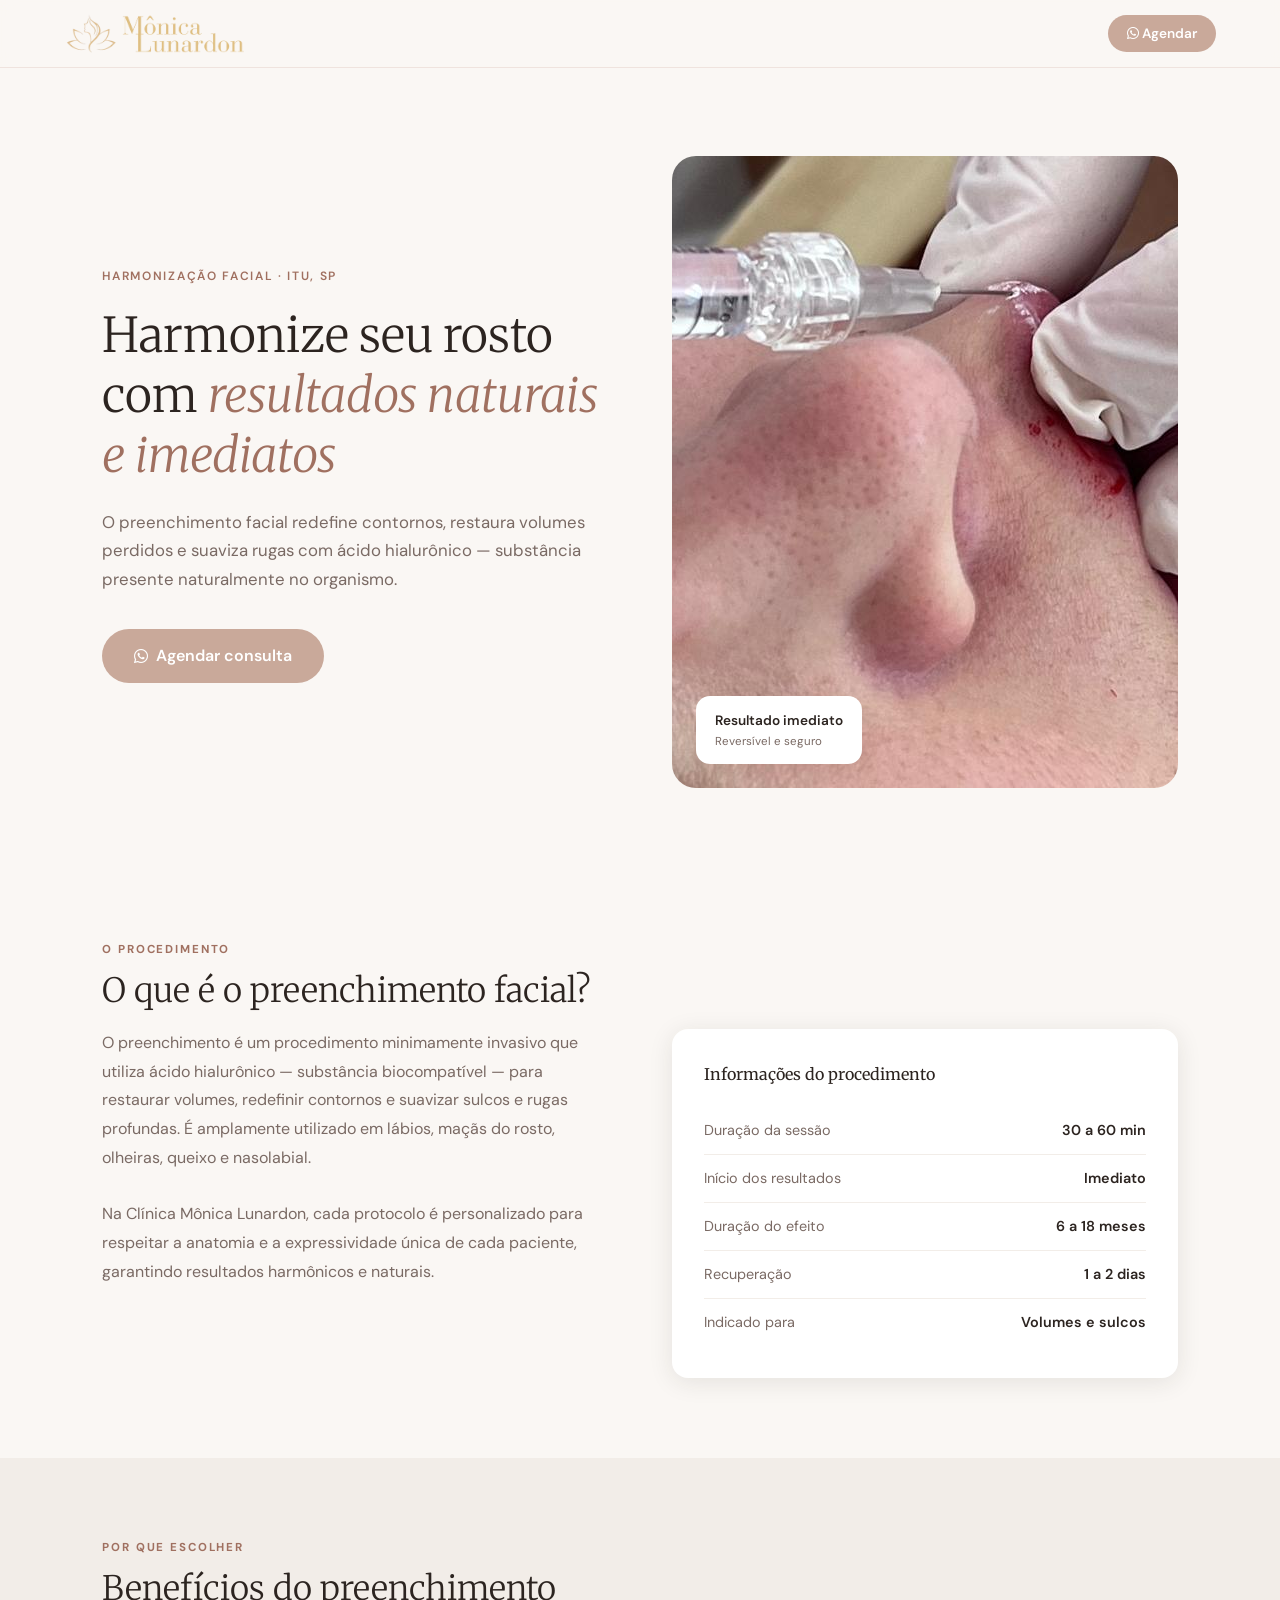
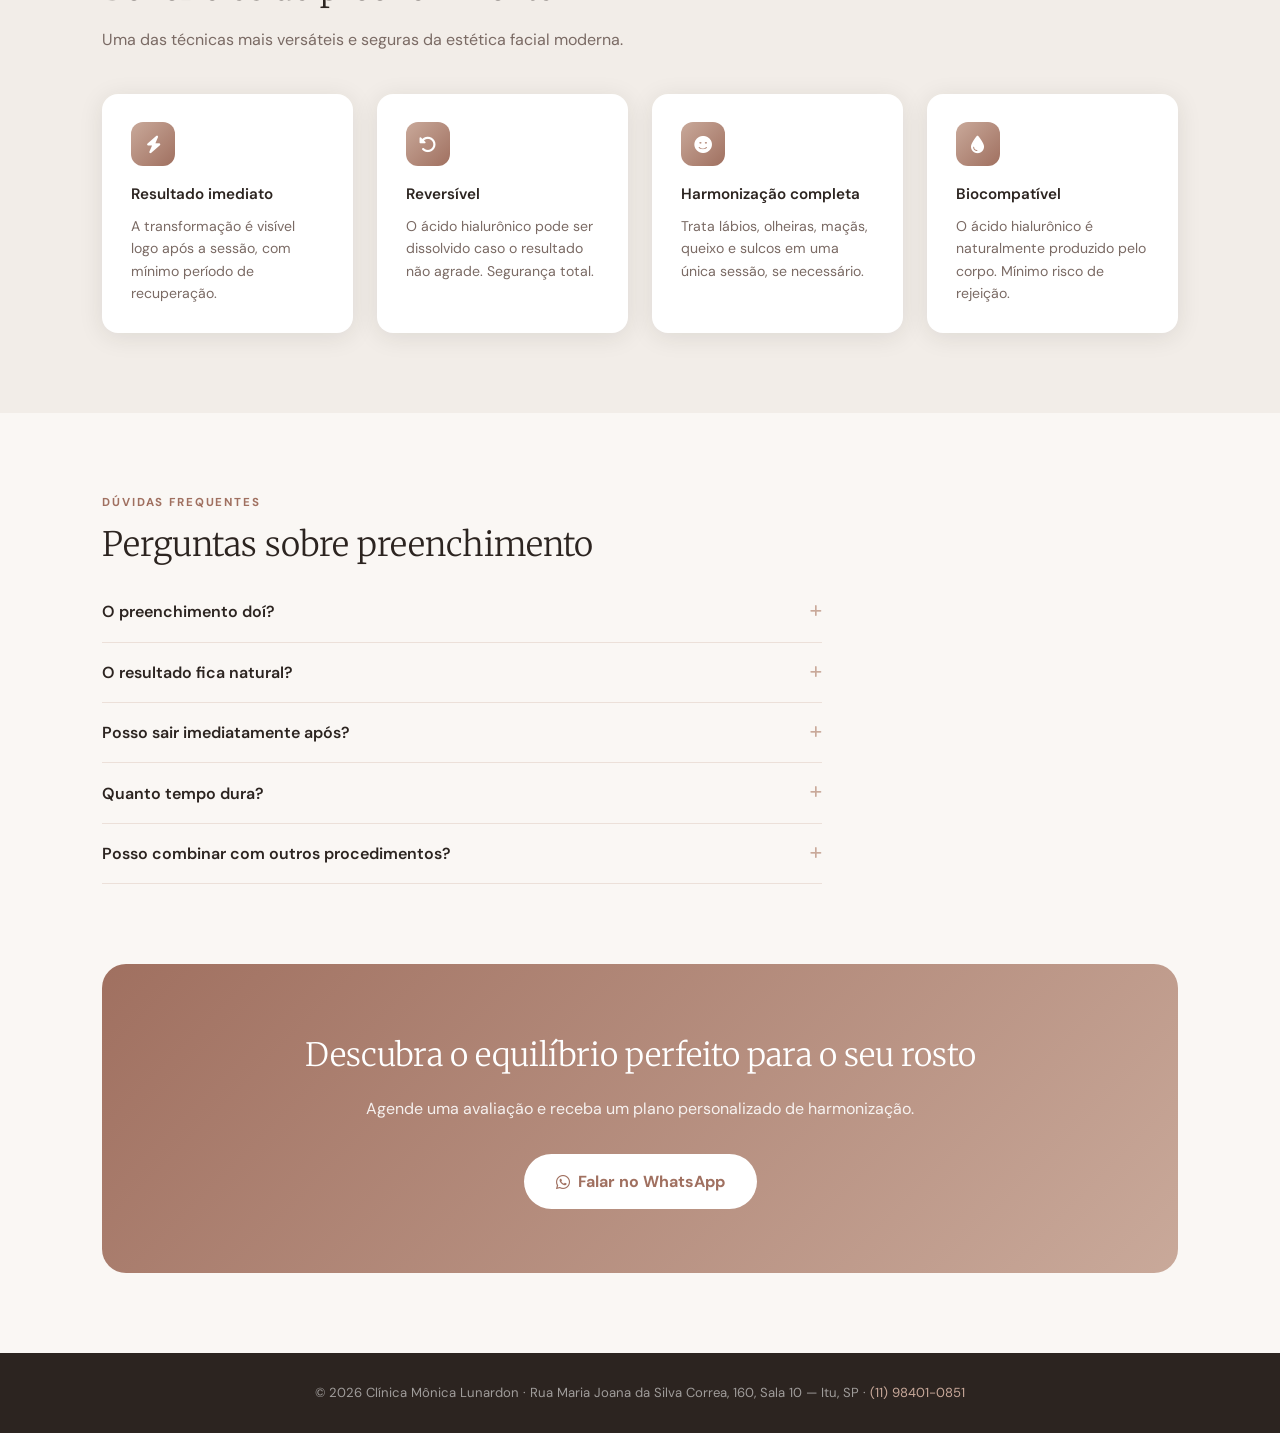
<file: preenchimento.html>
<!DOCTYPE html>
<html lang="pt-BR">
<head>
  <meta charset="UTF-8">
  <meta name="viewport" content="width=device-width, initial-scale=1.0">
  <meta name="description" content="Preenchimento facial em Itu - SP. Harmonize o rosto e suavize rugas com resultados naturais e imediatos. Clínica Mônica Lunardon.">
  <title>Preenchimento Facial em Itu | Clínica Mônica Lunardon</title>
  <link rel="preconnect" href="https://fonts.googleapis.com">
  <link rel="preconnect" href="https://fonts.gstatic.com" crossorigin>
  <link href="https://fonts.googleapis.com/css2?family=DM+Sans:ital,opsz,wght@0,9..40,100..1000;1,9..40,100..1000&family=Merriweather:ital,opsz,wght@0,18..144,300..900;1,18..144,300..900&display=swap" rel="stylesheet">
  <link rel="stylesheet" href="https://cdnjs.cloudflare.com/ajax/libs/font-awesome/6.5.1/css/all.min.css">
  <link rel="icon" type="image/png" href="assets/logo/icon.png">
  <style>
    *, *::before, *::after { box-sizing: border-box; margin: 0; padding: 0; }
    :root {
      --cream: #FAF7F4; --warm: #F2EDE8; --rose: #C9A99A; --rose-dk: #A07060;
      --text: #2C2420; --muted: #7A6A64; --white: #FFFFFF;
      --shadow: 0 4px 24px rgba(44,36,32,0.10);
    }
    html { scroll-behavior: smooth; }
    body { font-family: 'DM Sans', sans-serif; background: var(--cream); color: var(--text); line-height: 1.7; }
    nav { position: sticky; top: 0; z-index: 100; background: rgba(250,247,244,0.92); backdrop-filter: blur(8px); padding: 0 5vw; display: flex; align-items: center; justify-content: space-between; height: 68px; border-bottom: 1px solid rgba(201,169,154,0.25); }
    nav .brand { font-family: 'Merriweather', serif; font-size: 1rem; font-weight: 300; letter-spacing: 0.04em; color: var(--text); text-decoration: none; }
    nav .cta-nav { background: var(--rose); color: var(--white); padding: 0.45rem 1.2rem; border-radius: 50px; font-size: 0.85rem; font-weight: 600; text-decoration: none; transition: background 0.2s; }
    nav .cta-nav:hover { background: var(--rose-dk); }
    .hero { min-height: 88vh; display: grid; grid-template-columns: 1fr 1fr; align-items: center; gap: 4rem; padding: 6rem 8vw 4rem; }
    .hero-eyebrow { display: inline-block; font-size: 0.75rem; font-weight: 600; letter-spacing: 0.14em; text-transform: uppercase; color: var(--rose-dk); margin-bottom: 1.2rem; }
    .hero h1 { font-family: 'Merriweather', serif; font-size: clamp(2rem, 4vw, 3rem); font-weight: 300; line-height: 1.25; margin-bottom: 1.4rem; }
    .hero h1 em { font-style: italic; color: var(--rose-dk); }
    .hero p { font-size: 1.05rem; color: var(--muted); max-width: 42ch; margin-bottom: 2.2rem; }
    .btn-primary { display: inline-flex; align-items: center; gap: 0.5rem; background: var(--rose); color: var(--white); padding: 0.85rem 2rem; border-radius: 50px; font-size: 1rem; font-weight: 600; text-decoration: none; transition: background 0.2s, transform 0.15s; }
    .btn-primary:hover { background: var(--rose-dk); transform: translateY(-1px); }
    .hero-visual { background: var(--warm); border-radius: 24px; aspect-ratio: 4/5; display: flex; align-items: center; justify-content: center; overflow: hidden; position: relative; }
    .hero-badge { position: absolute; bottom: 1.5rem; left: 1.5rem; background: var(--white); border-radius: 14px; padding: 0.8rem 1.2rem; box-shadow: var(--shadow); font-size: 0.85rem; font-weight: 600; color: var(--text); }
    .hero-badge span { display: block; font-size: 0.72rem; font-weight: 400; color: var(--muted); }
    section { padding: 5rem 8vw; }
    section:nth-child(even) { background: var(--warm); }
    .section-label { font-size: 0.72rem; font-weight: 700; letter-spacing: 0.16em; text-transform: uppercase; color: var(--rose-dk); margin-bottom: 0.6rem; }
    .section-title { font-family: 'Merriweather', serif; font-size: clamp(1.5rem, 3vw, 2.1rem); font-weight: 300; line-height: 1.3; margin-bottom: 1rem; }
    .section-sub { color: var(--muted); max-width: 56ch; margin-bottom: 2.5rem; font-size: 1rem; }
    .desc-grid { display: grid; grid-template-columns: 1fr 1fr; gap: 4rem; align-items: start; }
    .desc-grid p { color: var(--muted); font-size: 1rem; line-height: 1.8; }
    .desc-detail { background: var(--white); border-radius: 16px; padding: 2rem; box-shadow: var(--shadow); }
    .desc-detail h3 { font-family: 'Merriweather', serif; font-size: 1rem; font-weight: 400; margin-bottom: 1.2rem; color: var(--text); }
    .detail-row { display: flex; justify-content: space-between; padding: 0.7rem 0; border-bottom: 1px solid var(--warm); font-size: 0.9rem; }
    .detail-row:last-child { border-bottom: none; }
    .detail-row .label { color: var(--muted); }
    .detail-row .value { font-weight: 600; color: var(--text); }
    .benefits-grid { display: grid; grid-template-columns: repeat(auto-fit, minmax(220px, 1fr)); gap: 1.5rem; }
    .benefit-card { background: var(--white); border-radius: 16px; padding: 1.8rem; box-shadow: var(--shadow); transition: transform 0.2s; }
    .benefit-card:hover { transform: translateY(-3px); }
    .benefit-icon { width: 44px; height: 44px; border-radius: 12px; background: linear-gradient(135deg, var(--rose), var(--rose-dk)); display: flex; align-items: center; justify-content: center; margin-bottom: 1rem; font-size: 1.1rem; color: var(--white); }
    .benefit-card h4 { font-size: 0.95rem; font-weight: 600; margin-bottom: 0.4rem; }
    .benefit-card p { font-size: 0.88rem; color: var(--muted); line-height: 1.6; }
    .faq-list { max-width: 720px; }
    .faq-item { border-bottom: 1px solid rgba(201,169,154,0.3); padding: 1.2rem 0; }
    .faq-question { width: 100%; background: none; border: none; cursor: pointer; display: flex; justify-content: space-between; align-items: center; font-family: 'DM Sans', sans-serif; font-size: 1rem; font-weight: 600; color: var(--text); text-align: left; padding: 0; }
    .faq-question i { color: var(--rose); font-size: 0.85rem; transition: transform 0.2s; }
    .faq-question.open i { transform: rotate(45deg); }
    .faq-answer { max-height: 0; overflow: hidden; transition: max-height 0.3s ease; font-size: 0.95rem; color: var(--muted); line-height: 1.7; }
    .faq-answer.open { max-height: 300px; padding-top: 0.8rem; }
    .cta-section { background: linear-gradient(135deg, var(--rose-dk), var(--rose)); color: var(--white); text-align: center; border-radius: 24px; padding: 4rem 2rem; margin: 0 8vw 5rem; }
    .cta-section h2 { font-family: 'Merriweather', serif; font-size: clamp(1.5rem, 3vw, 2rem); font-weight: 300; margin-bottom: 0.8rem; }
    .cta-section p { opacity: 0.88; margin-bottom: 2rem; font-size: 1rem; }
    .btn-white { display: inline-flex; align-items: center; gap: 0.5rem; background: var(--white); color: var(--rose-dk); padding: 0.85rem 2rem; border-radius: 50px; font-size: 1rem; font-weight: 700; text-decoration: none; transition: transform 0.15s; }
    .btn-white:hover { transform: translateY(-2px); }
    footer { background: var(--text); color: rgba(255,255,255,0.55); text-align: center; padding: 1.8rem; font-size: 0.82rem; }
    footer a { color: var(--rose); text-decoration: none; }
    nav a:first-child img { width: 180px; display: block; }
    @media (max-width: 768px) {
      .hero { grid-template-columns: 1fr; padding: 4rem 5vw 3rem; gap: 2.5rem; min-height: auto; }
      .hero-visual { aspect-ratio: 16/9; }
      .desc-grid { grid-template-columns: 1fr; gap: 2rem; }
      section { padding: 3.5rem 5vw; }
      .cta-section { margin: 0 5vw 3.5rem; }
    }
  </style>
</head>
<body>
<nav>
  <a href="index.html"><img src="assets/logo/logo.png" alt="Clínica Mônica Lunardon"></a>
  <a href="https://api.whatsapp.com/send?phone=5511984010851" class="cta-nav" target="_blank"><i class="fa-brands fa-whatsapp"></i> Agendar</a>
</nav>

<section class="hero" style="background: var(--cream); padding-top: 5rem;">
  <div>
    <span class="hero-eyebrow">Harmonização facial · Itu, SP</span>
    <h1>Harmonize seu rosto com <em>resultados naturais e imediatos</em></h1>
    <p>O preenchimento facial redefine contornos, restaura volumes perdidos e suaviza rugas com ácido hialurônico — substância presente naturalmente no organismo.</p>
    <a href="https://api.whatsapp.com/send?phone=5511984010851&text=Olá! Gostaria de agendar uma consulta para preenchimento facial." class="btn-primary" target="_blank"><i class="fa-brands fa-whatsapp"></i> Agendar consulta</a>
  </div>
  <div class="hero-visual">
    <div style="text-align:center; color: var(--muted); font-size: 0.9rem; padding: 2rem;"><img src="assets/img/preen.jpeg"></div>
    <div class="hero-badge">Resultado imediato<span>Reversível e seguro</span></div>
  </div>
</section>

<section>
  <div class="section-label">O procedimento</div>
  <h2 class="section-title">O que é o preenchimento facial?</h2>
  <div class="desc-grid">
    <div>
      <p>O preenchimento é um procedimento minimamente invasivo que utiliza ácido hialurônico — substância biocompatível — para restaurar volumes, redefinir contornos e suavizar sulcos e rugas profundas. É amplamente utilizado em lábios, maçãs do rosto, olheiras, queixo e nasolabial.</p>
      <br>
      <p>Na Clínica Mônica Lunardon, cada protocolo é personalizado para respeitar a anatomia e a expressividade única de cada paciente, garantindo resultados harmônicos e naturais.</p>
    </div>
    <div class="desc-detail">
      <h3>Informações do procedimento</h3>
      <div class="detail-row"><span class="label">Duração da sessão</span><span class="value">30 a 60 min</span></div>
      <div class="detail-row"><span class="label">Início dos resultados</span><span class="value">Imediato</span></div>
      <div class="detail-row"><span class="label">Duração do efeito</span><span class="value">6 a 18 meses</span></div>
      <div class="detail-row"><span class="label">Recuperação</span><span class="value">1 a 2 dias</span></div>
      <div class="detail-row"><span class="label">Indicado para</span><span class="value">Volumes e sulcos</span></div>
    </div>
  </div>
</section>

<section>
  <div class="section-label">Por que escolher</div>
  <h2 class="section-title">Benefícios do preenchimento</h2>
  <p class="section-sub">Uma das técnicas mais versáteis e seguras da estética facial moderna.</p>
  <div class="benefits-grid">
    <div class="benefit-card"><div class="benefit-icon"><i class="fa-solid fa-bolt"></i></div><h4>Resultado imediato</h4><p>A transformação é visível logo após a sessão, com mínimo período de recuperação.</p></div>
    <div class="benefit-card"><div class="benefit-icon"><i class="fa-solid fa-rotate-left"></i></div><h4>Reversível</h4><p>O ácido hialurônico pode ser dissolvido caso o resultado não agrade. Segurança total.</p></div>
    <div class="benefit-card"><div class="benefit-icon"><i class="fa-solid fa-face-smile"></i></div><h4>Harmonização completa</h4><p>Trata lábios, olheiras, maçãs, queixo e sulcos em uma única sessão, se necessário.</p></div>
    <div class="benefit-card"><div class="benefit-icon"><i class="fa-solid fa-droplet"></i></div><h4>Biocompatível</h4><p>O ácido hialurônico é naturalmente produzido pelo corpo. Mínimo risco de rejeição.</p></div>
  </div>
</section>

<section>
  <div class="section-label">Dúvidas frequentes</div>
  <h2 class="section-title">Perguntas sobre preenchimento</h2>
  <div class="faq-list">
    <div class="faq-item"><button class="faq-question" onclick="toggleFaq(this)">O preenchimento doí? <i class="fa-solid fa-plus"></i></button><div class="faq-answer">O produto já contém anestésico em sua fórmula. Para áreas mais sensíveis como lábios, pode-se aplicar creme anestésico antes. O desconforto é mínimo.</div></div>
    <div class="faq-item"><button class="faq-question" onclick="toggleFaq(this)">O resultado fica natural? <i class="fa-solid fa-plus"></i></button><div class="faq-answer">Sim, quando aplicado com técnica adequada e dose personalizada. A Dra. Mônica prioriza resultados harmônicos que valorizam as características naturais de cada paciente.</div></div>
    <div class="faq-item"><button class="faq-question" onclick="toggleFaq(this)">Posso sair imediatamente após? <i class="fa-solid fa-plus"></i></button><div class="faq-answer">Sim. Pode haver pequeno edema ou hematoma nas primeiras 24 a 48 horas, especialmente em lábios. Recomenda-se evitar exercícios intensos e calor excessivo nos primeiros dias.</div></div>
    <div class="faq-item"><button class="faq-question" onclick="toggleFaq(this)">Quanto tempo dura? <i class="fa-solid fa-plus"></i></button><div class="faq-answer">Depende da área tratada e do metabolismo individual. Em média, de 6 a 18 meses. Lábios tendem a metabolizar mais rápido; maçãs e queixo duram mais.</div></div>
    <div class="faq-item"><button class="faq-question" onclick="toggleFaq(this)">Posso combinar com outros procedimentos? <i class="fa-solid fa-plus"></i></button><div class="faq-answer">Sim. O preenchimento é frequentemente combinado com toxina botulínica para uma harmonização mais completa. A Dra. Mônica avalia e planeja o protocolo ideal em consulta.</div></div>
  </div>
</section>

<div class="cta-section">
  <h2>Descubra o equilíbrio perfeito para o seu rosto</h2>
  <p>Agende uma avaliação e receba um plano personalizado de harmonização.</p>
  <a href="https://api.whatsapp.com/send?phone=5511984010851&text=Olá! Gostaria de agendar uma consulta para preenchimento facial." class="btn-white" target="_blank"><i class="fa-brands fa-whatsapp"></i> Falar no WhatsApp</a>
</div>

<footer><p>© 2026 Clínica Mônica Lunardon · Rua Maria Joana da Silva Correa, 160, Sala 10 — Itu, SP · <a href="https://api.whatsapp.com/send?phone=5511984010851">(11) 98401-0851</a></p></footer>
<script>function toggleFaq(btn){const answer=btn.nextElementSibling;const isOpen=answer.classList.contains('open');document.querySelectorAll('.faq-answer').forEach(a=>a.classList.remove('open'));document.querySelectorAll('.faq-question').forEach(b=>b.classList.remove('open'));if(!isOpen){answer.classList.add('open');btn.classList.add('open');}}</script>
</body>
</html>
</file>
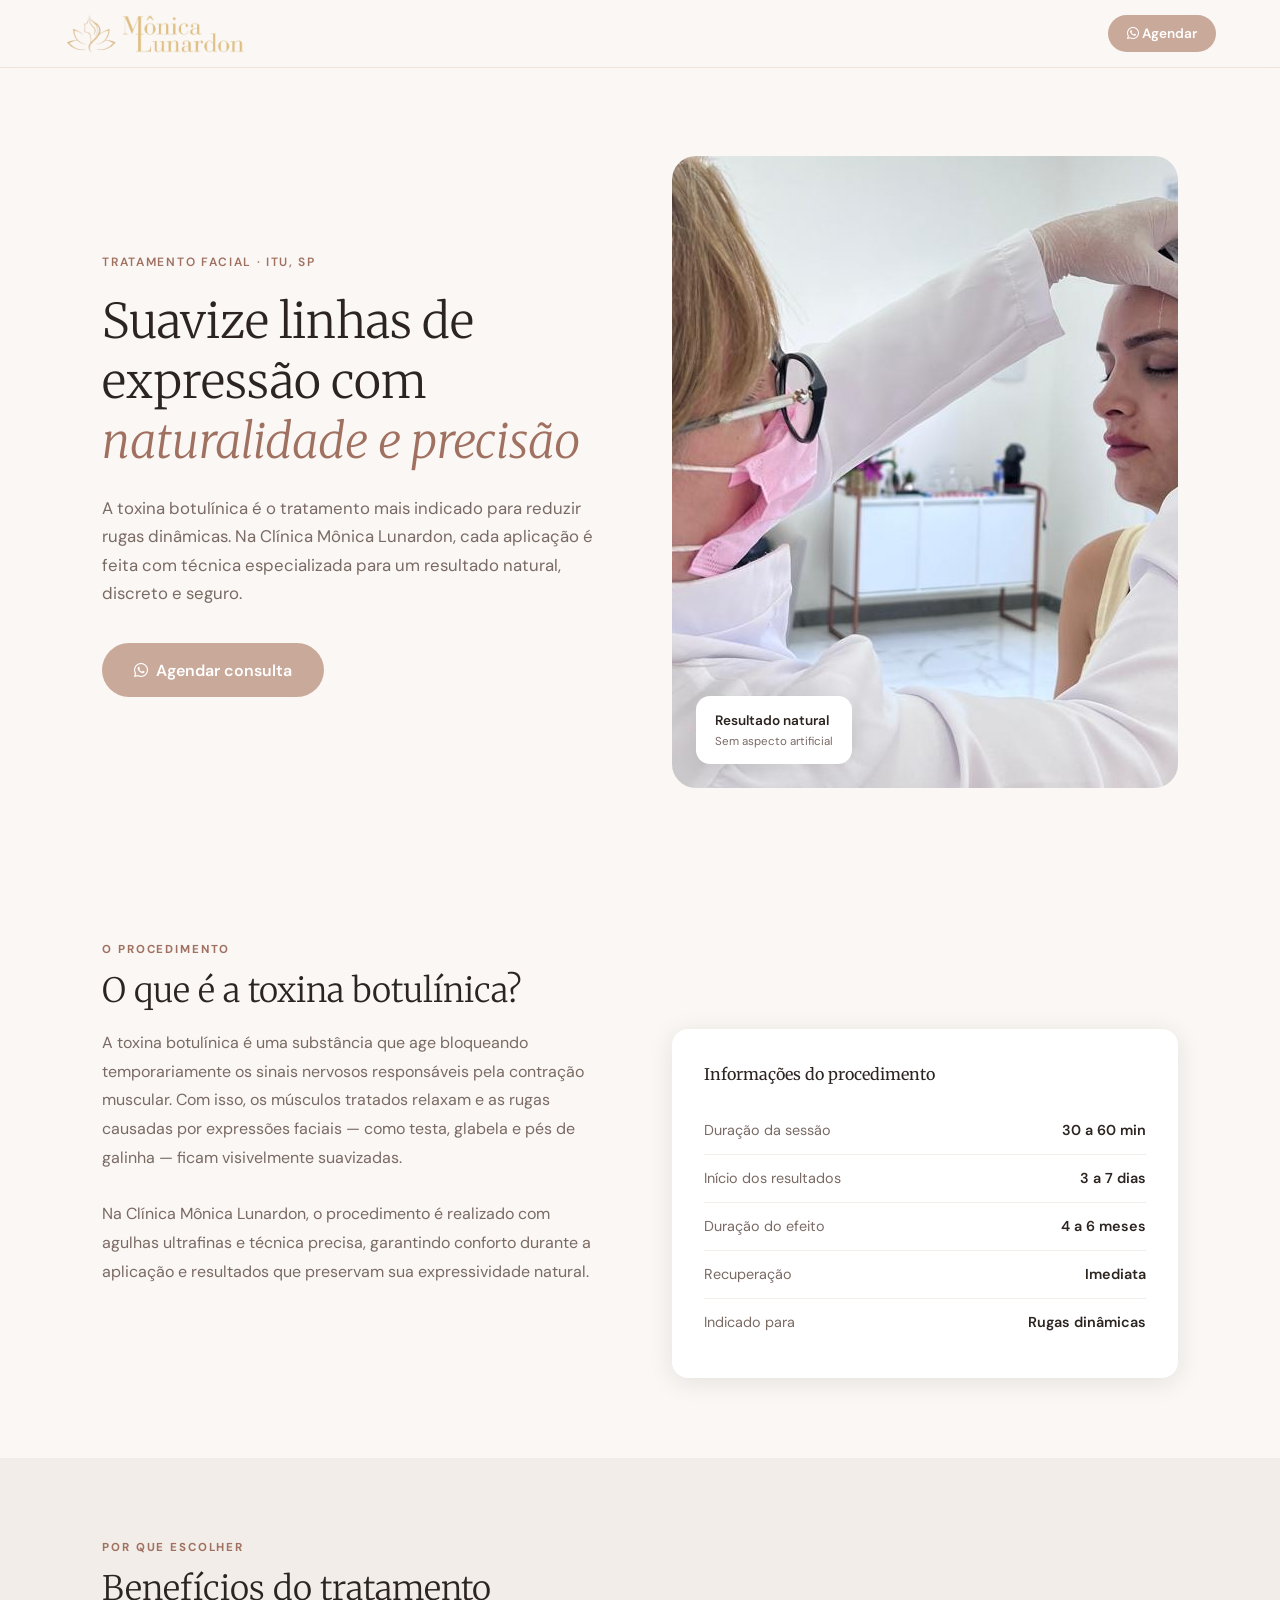
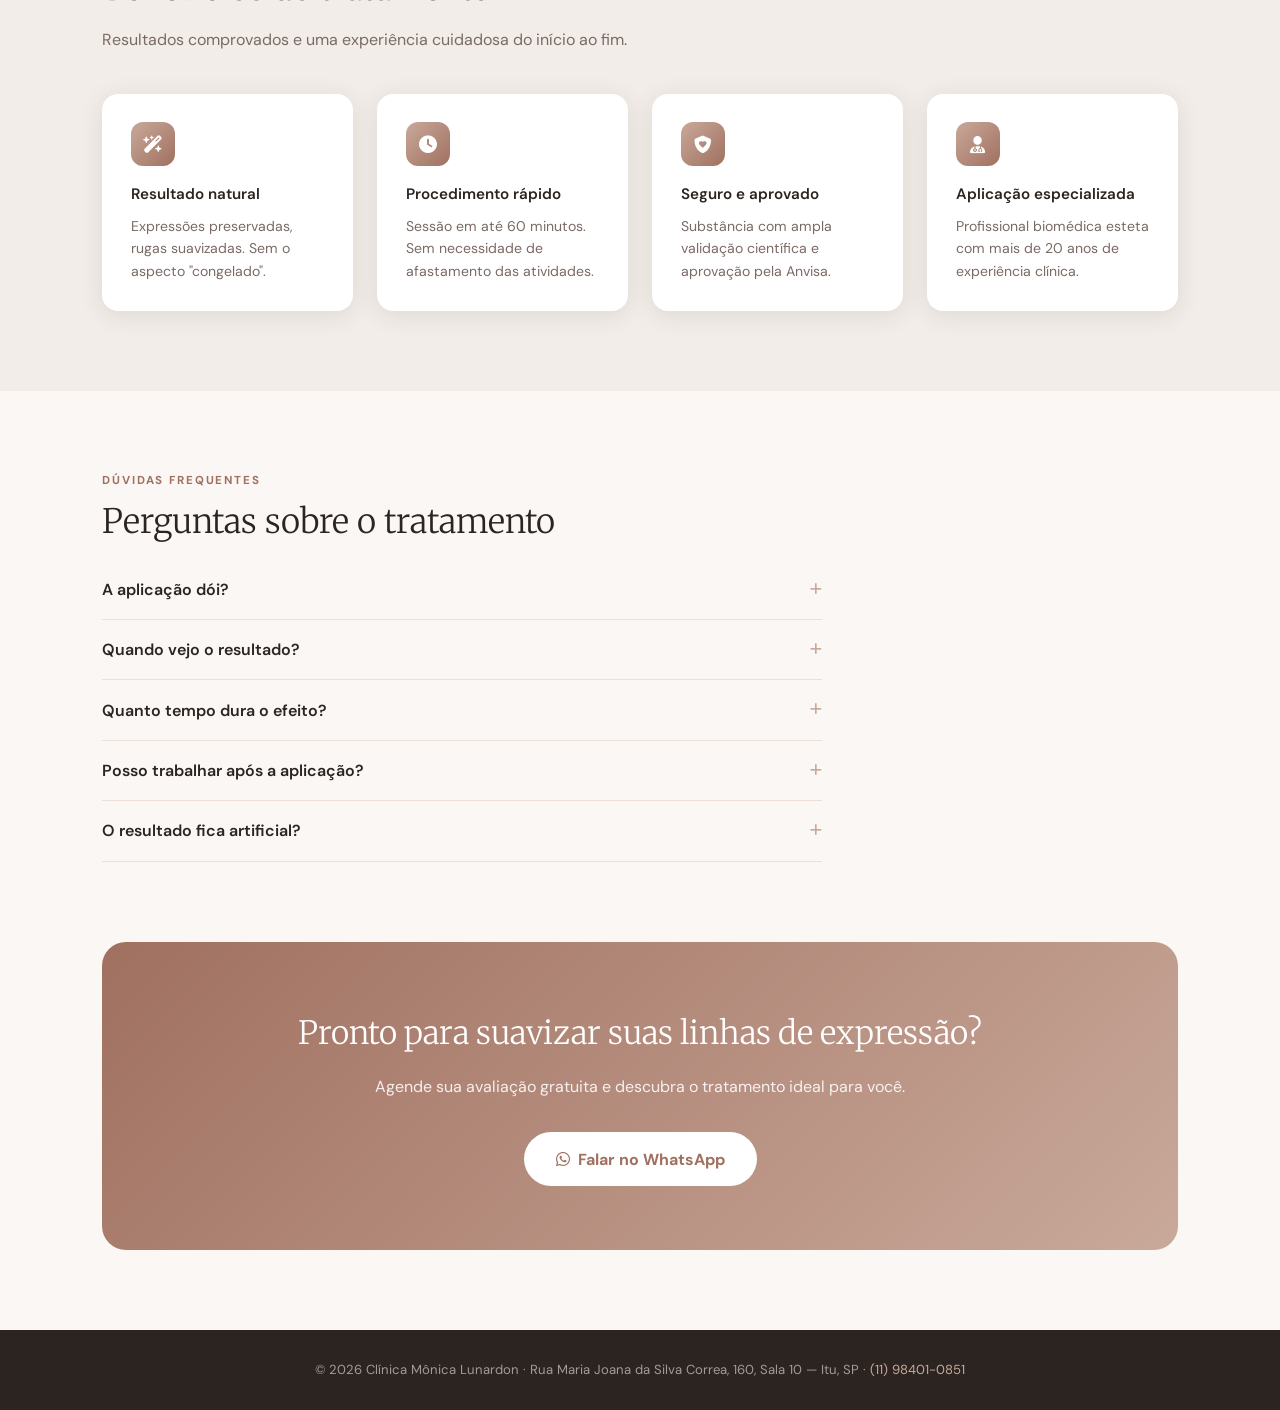
<file: toxina-botulinica.html>
<!DOCTYPE html>
<html lang="pt-BR">
<head>
  <meta charset="UTF-8">
  <meta name="viewport" content="width=device-width, initial-scale=1.0">
  <meta name="description" content="Reduza rugas e linhas de expressão com aplicação profissional de toxina botulínica. Clínica Mônica Lunardon em Itu - SP.">
  <title>Toxina Botulínica em Itu | Clínica Mônica Lunardon</title>
  <link rel="preconnect" href="https://fonts.googleapis.com">
  <link rel="preconnect" href="https://fonts.gstatic.com" crossorigin>
  <link href="https://fonts.googleapis.com/css2?family=DM+Sans:ital,opsz,wght@0,9..40,100..1000;1,9..40,100..1000&family=Merriweather:ital,opsz,wght@0,18..144,300..900;1,18..144,300..900&display=swap" rel="stylesheet">
  <link rel="stylesheet" href="https://cdnjs.cloudflare.com/ajax/libs/font-awesome/6.5.1/css/all.min.css">
  <link rel="icon" type="image/png" href="assets/logo/icon.png">
  <style>
    *, *::before, *::after { box-sizing: border-box; margin: 0; padding: 0; }
    :root {
      --cream: #FAF7F4; --warm: #F2EDE8; --rose: #C9A99A; --rose-dk: #A07060;
      --text: #2C2420; --muted: #7A6A64; --white: #FFFFFF;
      --shadow: 0 4px 24px rgba(44,36,32,0.10);
    }
    html { scroll-behavior: smooth; }
    body { font-family: 'DM Sans', sans-serif; background: var(--cream); color: var(--text); line-height: 1.7; }
    nav { position: sticky; top: 0; z-index: 100; background: rgba(250,247,244,0.92); backdrop-filter: blur(8px); padding: 0 5vw; display: flex; align-items: center; justify-content: space-between; height: 68px; border-bottom: 1px solid rgba(201,169,154,0.25); }
    nav .brand { font-family: 'Merriweather', serif; font-size: 1rem; font-weight: 300; letter-spacing: 0.04em; color: var(--text); text-decoration: none; }
    nav .cta-nav { background: var(--rose); color: var(--white); padding: 0.45rem 1.2rem; border-radius: 50px; font-size: 0.85rem; font-weight: 600; text-decoration: none; transition: background 0.2s; }
    nav .cta-nav:hover { background: var(--rose-dk); }
    .hero { min-height: 88vh; display: grid; grid-template-columns: 1fr 1fr; align-items: center; gap: 4rem; padding: 6rem 8vw 4rem; }
    .hero-eyebrow { display: inline-block; font-size: 0.75rem; font-weight: 600; letter-spacing: 0.14em; text-transform: uppercase; color: var(--rose-dk); margin-bottom: 1.2rem; }
    .hero h1 { font-family: 'Merriweather', serif; font-size: clamp(2rem, 4vw, 3rem); font-weight: 300; line-height: 1.25; margin-bottom: 1.4rem; }
    .hero h1 em { font-style: italic; color: var(--rose-dk); }
    .hero p { font-size: 1.05rem; color: var(--muted); max-width: 42ch; margin-bottom: 2.2rem; }
    .btn-primary { display: inline-flex; align-items: center; gap: 0.5rem; background: var(--rose); color: var(--white); padding: 0.85rem 2rem; border-radius: 50px; font-size: 1rem; font-weight: 600; text-decoration: none; transition: background 0.2s, transform 0.15s; }
    .btn-primary:hover { background: var(--rose-dk); transform: translateY(-1px); }
    .hero-visual { background: var(--warm); border-radius: 24px; aspect-ratio: 4/5; display: flex; align-items: center; justify-content: center; overflow: hidden; position: relative; }
    .hero-badge { position: absolute; bottom: 1.5rem; left: 1.5rem; background: var(--white); border-radius: 14px; padding: 0.8rem 1.2rem; box-shadow: var(--shadow); font-size: 0.85rem; font-weight: 600; color: var(--text); }
    .hero-badge span { display: block; font-size: 0.72rem; font-weight: 400; color: var(--muted); }
    section { padding: 5rem 8vw; }
    section:nth-child(even) { background: var(--warm); }
    .section-label { font-size: 0.72rem; font-weight: 700; letter-spacing: 0.16em; text-transform: uppercase; color: var(--rose-dk); margin-bottom: 0.6rem; }
    .section-title { font-family: 'Merriweather', serif; font-size: clamp(1.5rem, 3vw, 2.1rem); font-weight: 300; line-height: 1.3; margin-bottom: 1rem; }
    .section-sub { color: var(--muted); max-width: 56ch; margin-bottom: 2.5rem; font-size: 1rem; }
    .desc-grid { display: grid; grid-template-columns: 1fr 1fr; gap: 4rem; align-items: start; }
    .desc-grid p { color: var(--muted); font-size: 1rem; line-height: 1.8; }
    .desc-detail { background: var(--white); border-radius: 16px; padding: 2rem; box-shadow: var(--shadow); }
    .desc-detail h3 { font-family: 'Merriweather', serif; font-size: 1rem; font-weight: 400; margin-bottom: 1.2rem; color: var(--text); }
    .detail-row { display: flex; justify-content: space-between; padding: 0.7rem 0; border-bottom: 1px solid var(--warm); font-size: 0.9rem; }
    .detail-row:last-child { border-bottom: none; }
    .detail-row .label { color: var(--muted); }
    .detail-row .value { font-weight: 600; color: var(--text); }
    .benefits-grid { display: grid; grid-template-columns: repeat(auto-fit, minmax(220px, 1fr)); gap: 1.5rem; }
    .benefit-card { background: var(--white); border-radius: 16px; padding: 1.8rem; box-shadow: var(--shadow); transition: transform 0.2s; }
    .benefit-card:hover { transform: translateY(-3px); }
    .benefit-icon { width: 44px; height: 44px; border-radius: 12px; background: linear-gradient(135deg, var(--rose), var(--rose-dk)); display: flex; align-items: center; justify-content: center; margin-bottom: 1rem; font-size: 1.1rem; color: var(--white); }
    .benefit-card h4 { font-size: 0.95rem; font-weight: 600; margin-bottom: 0.4rem; }
    .benefit-card p { font-size: 0.88rem; color: var(--muted); line-height: 1.6; }
    .faq-list { max-width: 720px; }
    .faq-item { border-bottom: 1px solid rgba(201,169,154,0.3); padding: 1.2rem 0; }
    .faq-question { width: 100%; background: none; border: none; cursor: pointer; display: flex; justify-content: space-between; align-items: center; font-family: 'DM Sans', sans-serif; font-size: 1rem; font-weight: 600; color: var(--text); text-align: left; padding: 0; }
    .faq-question i { color: var(--rose); font-size: 0.85rem; transition: transform 0.2s; }
    .faq-question.open i { transform: rotate(45deg); }
    .faq-answer { max-height: 0; overflow: hidden; transition: max-height 0.3s ease; font-size: 0.95rem; color: var(--muted); line-height: 1.7; }
    .faq-answer.open { max-height: 300px; padding-top: 0.8rem; }
    .cta-section { background: linear-gradient(135deg, var(--rose-dk), var(--rose)); color: var(--white); text-align: center; border-radius: 24px; padding: 4rem 2rem; margin: 0 8vw 5rem; }
    .cta-section h2 { font-family: 'Merriweather', serif; font-size: clamp(1.5rem, 3vw, 2rem); font-weight: 300; margin-bottom: 0.8rem; }
    .cta-section p { opacity: 0.88; margin-bottom: 2rem; font-size: 1rem; }
    .btn-white { display: inline-flex; align-items: center; gap: 0.5rem; background: var(--white); color: var(--rose-dk); padding: 0.85rem 2rem; border-radius: 50px; font-size: 1rem; font-weight: 700; text-decoration: none; transition: transform 0.15s; }
    .btn-white:hover { transform: translateY(-2px); }
    footer { background: var(--text); color: rgba(255,255,255,0.55); text-align: center; padding: 1.8rem; font-size: 0.82rem; }
    footer a { color: var(--rose); text-decoration: none; }
    nav a:first-child img { width: 180px; display: block; }
    @media (max-width: 768px) {
      .hero { grid-template-columns: 1fr; padding: 4rem 5vw 3rem; gap: 2.5rem; min-height: auto; }
      .hero-visual { aspect-ratio: 16/9; }
      .desc-grid { grid-template-columns: 1fr; gap: 2rem; }
      section { padding: 3.5rem 5vw; }
      .cta-section { margin: 0 5vw 3.5rem; }
    }
  </style>
</head>
<body>

<nav>
  <a href="index.html"><img src="assets/logo/logo.png" alt="Clínica Mônica Lunardon"></a>
  <a href="https://api.whatsapp.com/send?phone=5511984010851" class="cta-nav" target="_blank">
    <i class="fa-brands fa-whatsapp"></i> Agendar
  </a>
</nav>

<!-- HERO -->
<section class="hero" style="background: var(--cream); padding-top: 5rem;">
  <div>
    <span class="hero-eyebrow">Tratamento facial · Itu, SP</span>
    <h1>Suavize linhas de expressão com <em>naturalidade e precisão</em></h1>
    <p>A toxina botulínica é o tratamento mais indicado para reduzir rugas dinâmicas. Na Clínica Mônica Lunardon, cada aplicação é feita com técnica especializada para um resultado natural, discreto e seguro.</p>
    <a href="https://api.whatsapp.com/send?phone=5511984010851&text=Olá! Gostaria de agendar uma consulta para toxina botulínica." class="btn-primary" target="_blank">
      <i class="fa-brands fa-whatsapp"></i> Agendar consulta
    </a>
  </div>
  <div class="hero-visual">
    <div style="text-align:center; color: var(--muted); font-size: 0.9rem; padding: 2rem;">
      <img src="assets/img/toxinabotulinica.jpeg">
    </div>
    <div class="hero-badge">
      Resultado natural<span>Sem aspecto artificial</span>
    </div>
  </div>
</section>

<!-- DESCRIÇÃO -->
<section>
  <div class="section-label">O procedimento</div>
  <h2 class="section-title">O que é a toxina botulínica?</h2>
  <div class="desc-grid">
    <div>
      <p>A toxina botulínica é uma substância que age bloqueando temporariamente os sinais nervosos responsáveis pela contração muscular. Com isso, os músculos tratados relaxam e as rugas causadas por expressões faciais — como testa, glabela e pés de galinha — ficam visivelmente suavizadas.</p>
      <br>
      <p>Na Clínica Mônica Lunardon, o procedimento é realizado com agulhas ultrafinas e técnica precisa, garantindo conforto durante a aplicação e resultados que preservam sua expressividade natural.</p>
    </div>
    <div class="desc-detail">
      <h3>Informações do procedimento</h3>
      <div class="detail-row"><span class="label">Duração da sessão</span><span class="value">30 a 60 min</span></div>
      <div class="detail-row"><span class="label">Início dos resultados</span><span class="value">3 a 7 dias</span></div>
      <div class="detail-row"><span class="label">Duração do efeito</span><span class="value">4 a 6 meses</span></div>
      <div class="detail-row"><span class="label">Recuperação</span><span class="value">Imediata</span></div>
      <div class="detail-row"><span class="label">Indicado para</span><span class="value">Rugas dinâmicas</span></div>
    </div>
  </div>
</section>

<!-- BENEFÍCIOS -->
<section>
  <div class="section-label">Por que escolher</div>
  <h2 class="section-title">Benefícios do tratamento</h2>
  <p class="section-sub">Resultados comprovados e uma experiência cuidadosa do início ao fim.</p>
  <div class="benefits-grid">
    <div class="benefit-card">
      <div class="benefit-icon"><i class="fa-solid fa-wand-magic-sparkles"></i></div>
      <h4>Resultado natural</h4>
      <p>Expressões preservadas, rugas suavizadas. Sem o aspecto "congelado".</p>
    </div>
    <div class="benefit-card">
      <div class="benefit-icon"><i class="fa-solid fa-clock"></i></div>
      <h4>Procedimento rápido</h4>
      <p>Sessão em até 60 minutos. Sem necessidade de afastamento das atividades.</p>
    </div>
    <div class="benefit-card">
      <div class="benefit-icon"><i class="fa-solid fa-shield-heart"></i></div>
      <h4>Seguro e aprovado</h4>
      <p>Substância com ampla validação científica e aprovação pela Anvisa.</p>
    </div>
    <div class="benefit-card">
      <div class="benefit-icon"><i class="fa-solid fa-user-doctor"></i></div>
      <h4>Aplicação especializada</h4>
      <p>Profissional biomédica esteta com mais de 20 anos de experiência clínica.</p>
    </div>
  </div>
</section>

<!-- FAQ -->
<section>
  <div class="section-label">Dúvidas frequentes</div>
  <h2 class="section-title">Perguntas sobre o tratamento</h2>
  <div class="faq-list">
    <div class="faq-item">
      <button class="faq-question" onclick="toggleFaq(this)">
        A aplicação dói? <i class="fa-solid fa-plus"></i>
      </button>
      <div class="faq-answer">O desconforto é mínimo. As agulhas utilizadas são ultrafinas e o procedimento é rápido. A maioria dos pacientes relata apenas uma pequena picada.</div>
    </div>
    <div class="faq-item">
      <button class="faq-question" onclick="toggleFaq(this)">
        Quando vejo o resultado? <i class="fa-solid fa-plus"></i>
      </button>
      <div class="faq-answer">Os primeiros efeitos aparecem entre 3 e 7 dias após a aplicação. O resultado completo é observado em até 14 dias.</div>
    </div>
    <div class="faq-item">
      <button class="faq-question" onclick="toggleFaq(this)">
        Quanto tempo dura o efeito? <i class="fa-solid fa-plus"></i>
      </button>
      <div class="faq-answer">Em média, o efeito dura de 4 a 6 meses, variando conforme o metabolismo de cada pessoa e a área tratada. Com o tempo, as sessões de manutenção podem ser espaçadas.</div>
    </div>
    <div class="faq-item">
      <button class="faq-question" onclick="toggleFaq(this)">
        Posso trabalhar após a aplicação? <i class="fa-solid fa-plus"></i>
      </button>
      <div class="faq-answer">Sim. O procedimento não exige afastamento. Recomenda-se apenas evitar exercícios intensos, álcool e exposição solar nas primeiras 24 horas.</div>
    </div>
    <div class="faq-item">
      <button class="faq-question" onclick="toggleFaq(this)">
        O resultado fica artificial? <i class="fa-solid fa-plus"></i>
      </button>
      <div class="faq-answer">Não, quando aplicado com técnica adequada. A Dra. Mônica trabalha com doses personalizadas para manter a expressividade e naturalidade de cada paciente.</div>
    </div>
  </div>
</section>

<!-- CTA FINAL -->
<div class="cta-section">
  <h2>Pronto para suavizar suas linhas de expressão?</h2>
  <p>Agende sua avaliação gratuita e descubra o tratamento ideal para você.</p>
  <a href="https://api.whatsapp.com/send?phone=5511984010851&text=Olá! Gostaria de agendar uma consulta para toxina botulínica." class="btn-white" target="_blank">
    <i class="fa-brands fa-whatsapp"></i> Falar no WhatsApp
  </a>
</div>

<footer>
  <p>© 2026 Clínica Mônica Lunardon · Rua Maria Joana da Silva Correa, 160, Sala 10 — Itu, SP · <a href="https://api.whatsapp.com/send?phone=5511984010851">(11) 98401-0851</a></p>
</footer>

<script>
  function toggleFaq(btn) {
    const answer = btn.nextElementSibling;
    const isOpen = answer.classList.contains('open');
    document.querySelectorAll('.faq-answer').forEach(a => a.classList.remove('open'));
    document.querySelectorAll('.faq-question').forEach(b => b.classList.remove('open'));
    if (!isOpen) { answer.classList.add('open'); btn.classList.add('open'); }
  }
</script>
</body>
</html>
</file>
<file: Projeto/assets/css/color.css>
:root {
    --c1: #dfbf82;
    --c2: #3A3A3A;
    --c3: white;
    --c4: black;
    --c5: rgb(240, 240, 240);
}
</file>
<file: Projeto/assets/css/fonts.css>
:root {
    --font1: "Merriweather", serif;
    --font2: "DM Sans", sans-serif;
}

h1, h2, h3, h4, h5, h6, pre{
    font-family: var(--font1);
}

p {
    font-family: var(--font2);
    font-size: 2rem;
}

a {
    font-family: var(--font2);
}

h1 {
    font-size: 7rem;
    color: var(--c2);
}

h2 {
    font-size: 6.5rem;
}

h3 {
    font-size: 6rem;
}

h4 {
    font-size: 5.5rem;
}

h5 {
    font-size: 5rem;
}

h6 {
    font-size: 4.5rem;
}
</file>
<file: Projeto/assets/css/interaction.css>
/* =========================================
   VARIÁVEIS E BASE (Aplicado a todas as telas)
========================================= */
* {
    margin: 0;
    padding: 0;
    box-sizing: border-box;
    /* Adicionado para evitar quebra de layout com paddings */
}

html {
    font-size: 9px;
    scroll-behavior: smooth;
}

body {
    /* Adicionado para compensar o menu fixo no mobile */
    padding-top: 80px;
}

a {
    transition: all 0.2s ease-in-out;
    color: var(--c2);
    text-decoration: none;
}

button {
    cursor: pointer;
}

/* =========================================
   1. ESTILOS MOBILE (Padrão)
========================================= */

/* --- Navbar --- */
.nav-bar {
    display: flex;
    flex-direction: column;
    /* Empilha logo e links no celular */
    position: fixed;
    top: 0;
    left: 0;
    right: 0;
    background-color: var(--c3);
    padding: 1em;
    box-shadow: 1px 1px 0 1px #f5f5f5;
    align-items: center;
    gap: 1.5em;
    width: 100dvw;
    z-index: 10;
    transition: background-color 0.2s, box-shadow 0.1s ease-in-out;
}

.nav-bar img {
    width: 200px;
}

.links,
li {
    display: flex;
    position: relative;
    text-decoration: none;
    align-items: center;
    justify-content: center;
    font-size: 1.6rem;
    gap: 4rem;
}

a {
    position: relative;
    transition: all 0.2s ease-in-out;
    color: var(--c2);
    text-decoration: none;
}

li a:hover {
    cursor: pointer;
    color: var(--c1);
}

li:not(:nth-child(4))::after {
    content: '';
    position: absolute;
    width: 0;
    height: 2px;
    background-color: var(--c1);
    bottom: -5px;
    left: 50%;
    transition: all 0.3s ease-in-out;
}

li:hover::after {
    width: 50%;
    left: 25%;
}

li:nth-child(4) a {
    border: 2px solid #3A3A3A;
    padding: 0.5em;
    transition: background 0.2s ease-in-out;
}

li:nth-child(4) a:hover {
    background: #3A3A3A;
}

/* --- Hero Section --- */
.hero {
    display: flex;
    flex-direction: column;
    padding: 2em;
    /* Reduzido para celular */
    background-image: linear-gradient(rgba(0, 0, 0, 0.6)), url('../img/bg.png');
    background-repeat: no-repeat;
    background-size: cover;
    background-position: center;
    /* Melhorado para celular */
    min-height: 100dvh;
    /* Evita cortar conteúdo */
}

#main-hero {
    display: flex;
    flex-direction: column;
    /* Texto e qualidades empilhados */
    align-items: center;
    gap: 4em;
    padding-top: 50px;
}

#text {
    display: flex;
    flex-direction: column;
    width: 100%;
    text-align: justify;
    /* Centraliza no celular */
    align-items: center;
}

#hero-h1 {
    background: linear-gradient(90deg, #d49929, #d69f37, #d1a147, var(--c1));
    background-clip: text;
    -webkit-background-clip: text;
    /* Compatibilidade */
    max-width: 700ch;
    font-size: 3.5rem;
    color: transparent;
}

#desc {
    margin: 2em 0;
    font-weight: 200;
    max-width: 125ch;
    color: var(--c3);
}

#btns {
    display: flex;
    flex-direction: column;
    /* Botões empilhados */
    width: 100%;
    gap: 1.5em;
}

#con,
#cta {
    width: 100%;
    height: 80px;
    display: flex;
    font-weight: 600;
    align-items: center;
    justify-content: center;
}

#con {
    border: 2px solid var(--c2);
    background-color: var(--c2);
}

#cta {
    border: 1px solid var(--c1);
    background-color: var(--c1);
}

#btns a p {
    color: white;
    margin: 0;
}

#qual {
    display: grid;
    grid-template-columns: 1fr;
    /* 1 card por linha no mobile */
    gap: 2em;
    width: 100%;
}

.card {
    display: flex;
    flex-direction: column;
    border: 1px solid var(--c2);
    font-family: var(--font2);
    height: 200px;
    /* Reduzido para celular */
    justify-content: center;
    backdrop-filter: blur(5px);
    align-items: center;
}

.card p {
    padding: 1em 0;
    color: var(--c3);
}

#grid-redes {
    display: flex;
    justify-content: center;
    gap: 2em;
    font-size: 3em;
    margin-top: 4em;
    padding-bottom: 2em;
}

#grid-redes a {
    color: white;
}

/* --- Sobre Section --- */
#sobre {
    display: flex;
    flex-direction: column;
    /* Imagem embaixo do texto */
    padding: 4em 2em;
    gap: 2em;
    height: 100dvh;
    align-items: center;
}

#div-sobre {
    display: flex;
    flex-direction: column;
    align-items: center;
    padding: 2em;
    border: 2px solid var(--c1);
    border-radius: 16px;
    text-align: justify;
}

#div-sobre h4 {
    color: var(--c1);
    font-family: "DM Sans", sans-serif;
    font-size: 2.5rem;
    margin-bottom: 1em;
}

#div-sobre p {
    color: var(--c2);
    font-size: 1.6rem;
}

#img-sobre {
    display: flex;
    width: 100%;
    justify-content: center;
    border: 2px solid var(--c1);
    border-radius: 16px;
    overflow: hidden;
}

#img-sobre img {
    width: 100%;
    height: auto;
}

/* --- Serviços Section --- */
#serv {
    display: flex;
    flex-direction: column;
    padding: 4em 2em;
    background: #f1f1f1;
    align-items: center;
}

#tratamentos {
    display: grid;
    grid-template-columns: 1fr;
    /* 1 card por linha */
    width: 100%;
    gap: 2em;
}

.card-trat {
    background-color: #ececec;
    border-radius: 18px;
    overflow: hidden;
    transition: transform 0.2s, box-shadow 0.2s;
}

.card-trat img {
    width: 100%;
    height: 200px;
    object-fit: cover;
}

.card-trat h6 {
    padding: 18px 18px 0 18px;
    font-size: 2.2rem;
    font-family: "DM Sans", sans-serif;
    color: var(--c2);
}

.card-trat p {
    padding: 18px;
    font-size: 1.6rem;
    color: var(--c2);
}

/* --- Contato Section --- */
#cont {
    display: flex;
    flex-direction: column;
    padding: 4em 2em;
    gap: 3em;
}

#cont-div {
    display: flex;
    flex-direction: column;
    gap: 2em;
    width: 100%;
}

.coluna {
    width: 100%;
    padding: 2em;
    background-color: var(--c3);
    border: 2px solid #d3a34a;
}

.coluna h6 {
    color: var(--c2);
    margin-bottom: 1em;
    font-size: 1.8rem;
}

.coluna p {
    color: var(--c2);
    font-size: 1.4rem;
    line-height: 1.5;
}

iframe {
    width: 100%;
    /* Fluido no mobile */
    height: 300px;
    border-radius: 8px;
}

/* --- Footer --- */
footer {
    display: flex;
    align-items: center;
    justify-content: center;
    background-color: var(--c2);
    color: white;
    font-weight: 200;
    padding: 2em;
    text-align: center;
    font-size: 1.6rem;
}


/* =========================================
   2. TABLETS (A partir de 768px)
========================================= */
@media (min-width: 768px) {

    /* Serviços em 2 colunas */
    #tratamentos {
        grid-template-columns: repeat(2, 1fr);
    }

    /* Hero botões lado a lado */
    #btns {
        flex-direction: row;
        justify-content: center;
    }

    .hero {
        align-items: center;
    }

    #main-hero {
        width: 65%;
    }

    #qual {
        display: flex;
        align-items: center;
        justify-content: center;
    }

    .card {
        width: 300px;
    }

    #hero-h1 {
        text-align: justify;
    }

    #con,
    #cta {
        width: 250px;
    }
}


/* =========================================
   3. DESKTOPS (A partir de 1024px)
========================================= */
@media (min-width: 1024px) {

    body {
        margin: 0;
        padding: 0;
    }

    /* Remove compensação do menu mobile */

    /* Navbar volta ao original */
    .nav-bar {
        flex-direction: row;
        justify-content: space-around;
    }

    .links {
        width: auto;
        font-size: 2rem;
        gap: 4rem;
        overflow-x: visible;
    }

    /* Hero volta ao original */
    .hero {
        height: 100dvh;
    }

    #main-hero {
        flex-direction: row;
        justify-content: space-around;
        width: 100%;
        padding: 0 10em 0 10em;
        height: 100dvh;
    }

    #text {
        width: 50%;
        text-align: left;
        align-items: flex-start;
    }

    #hero-h1 {
        font-size: 5rem;
        max-width: 75%;
    }

    #desc {
        max-width: 75%;
        text-align: justify;
    }

    #btns {
        display: flex;
        justify-content: left;
    }

    #qual {
        width: 50%;
        grid-template-columns: repeat(3, minmax(150px, 1fr));
        gap: 4em;
    }

    .card {
        height: clamp(200px, 50vw, 300px);
    }

    #grid-redes {
        height: 10%;
        margin-top: 0;
        font-size: 4em;
    }

    /* Sobre volta ao original */
    #sobre {
        flex-direction: row;
        height: 100dvh;
        padding: 0 10em;
        justify-content: center;
    }

    #div-sobre {
        text-align: left;
        max-width: 100ch;
        align-items: flex-start;
    }

    #div-sobre h4 {
        font-size: 4rem;
    }

    #div-sobre p {
        font-size: 1.6rem;
    }

    #img-sobre {
        width: 400px;
        border-radius: 16px;
    }

    /* Serviços volta ao original */
    #serv {
        height: 100dvh;
        align-items: center;
        justify-content: center;
        padding: 0 10em;
    }

    #tratamentos {
        grid-template-columns: repeat(3, 320px);
        align-items: center;
        justify-content: center;
        gap: 2em;
    }

    .card-trat {
        height: 372px;
    }

    /* Contato volta ao original */
    #cont {
        flex-direction: row;
        justify-content: space-around;
        padding: 0 10em;
        height: 100dvh;
        align-items: center;
    }

    #cont-div {
        width: auto;
        height: auto;
        flex-direction: column;
    }

    .coluna {
        width: 385px;
    }

    iframe {
        width: 600px;
        height: 450px;
    }

    .card-trat:hover {
        cursor: pointer;
        box-shadow: 2px 1px 10px 0 var(--c2);
    }

    #grid-redes a i:hover {
        cursor: pointer;
    }

    #grid-redes a:hover.instagram {
        color: #E1306C;
    }

    #grid-redes a:hover.whatsapp {
        color: #25D366;
    }

    #grid-redes a:hover.pinterest {
        color: #E60023;
    }

    #grid-redes a:hover.facebook {
        color: #1877F2;
    }
}
</file>
